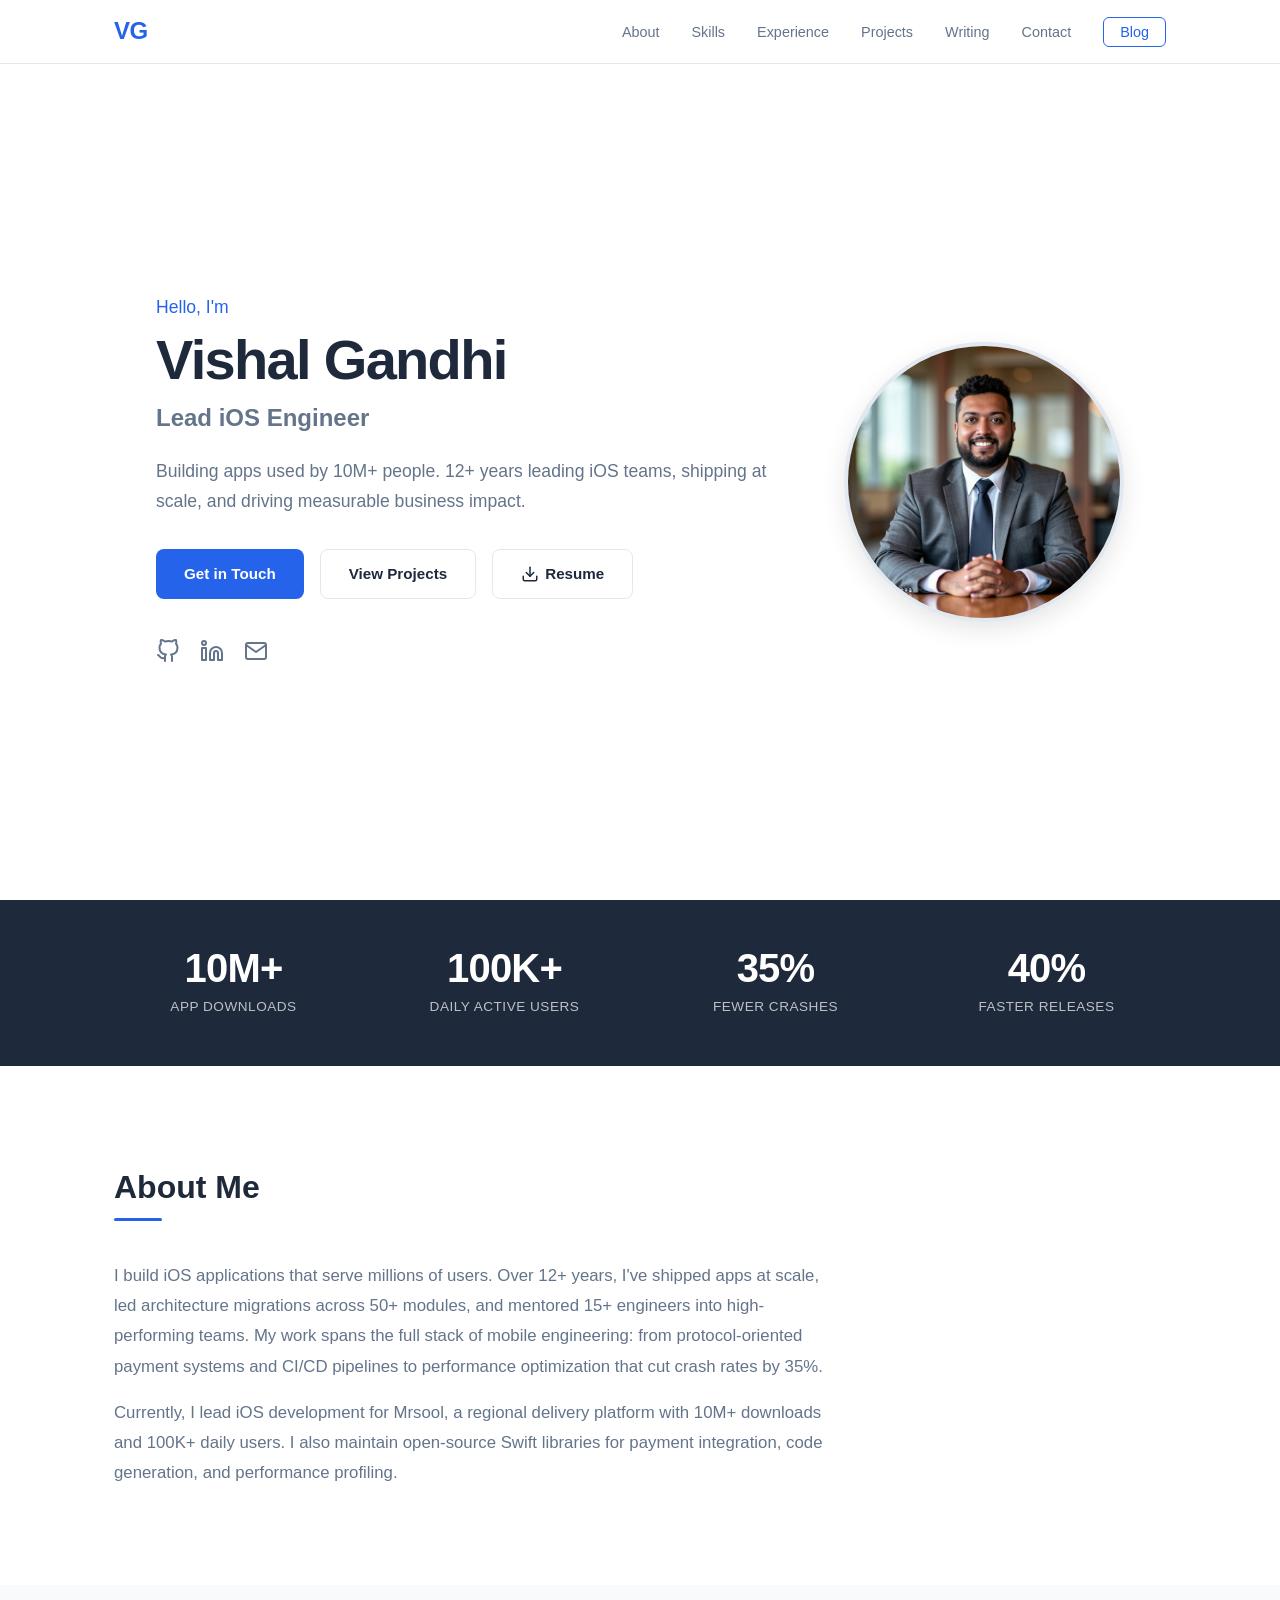
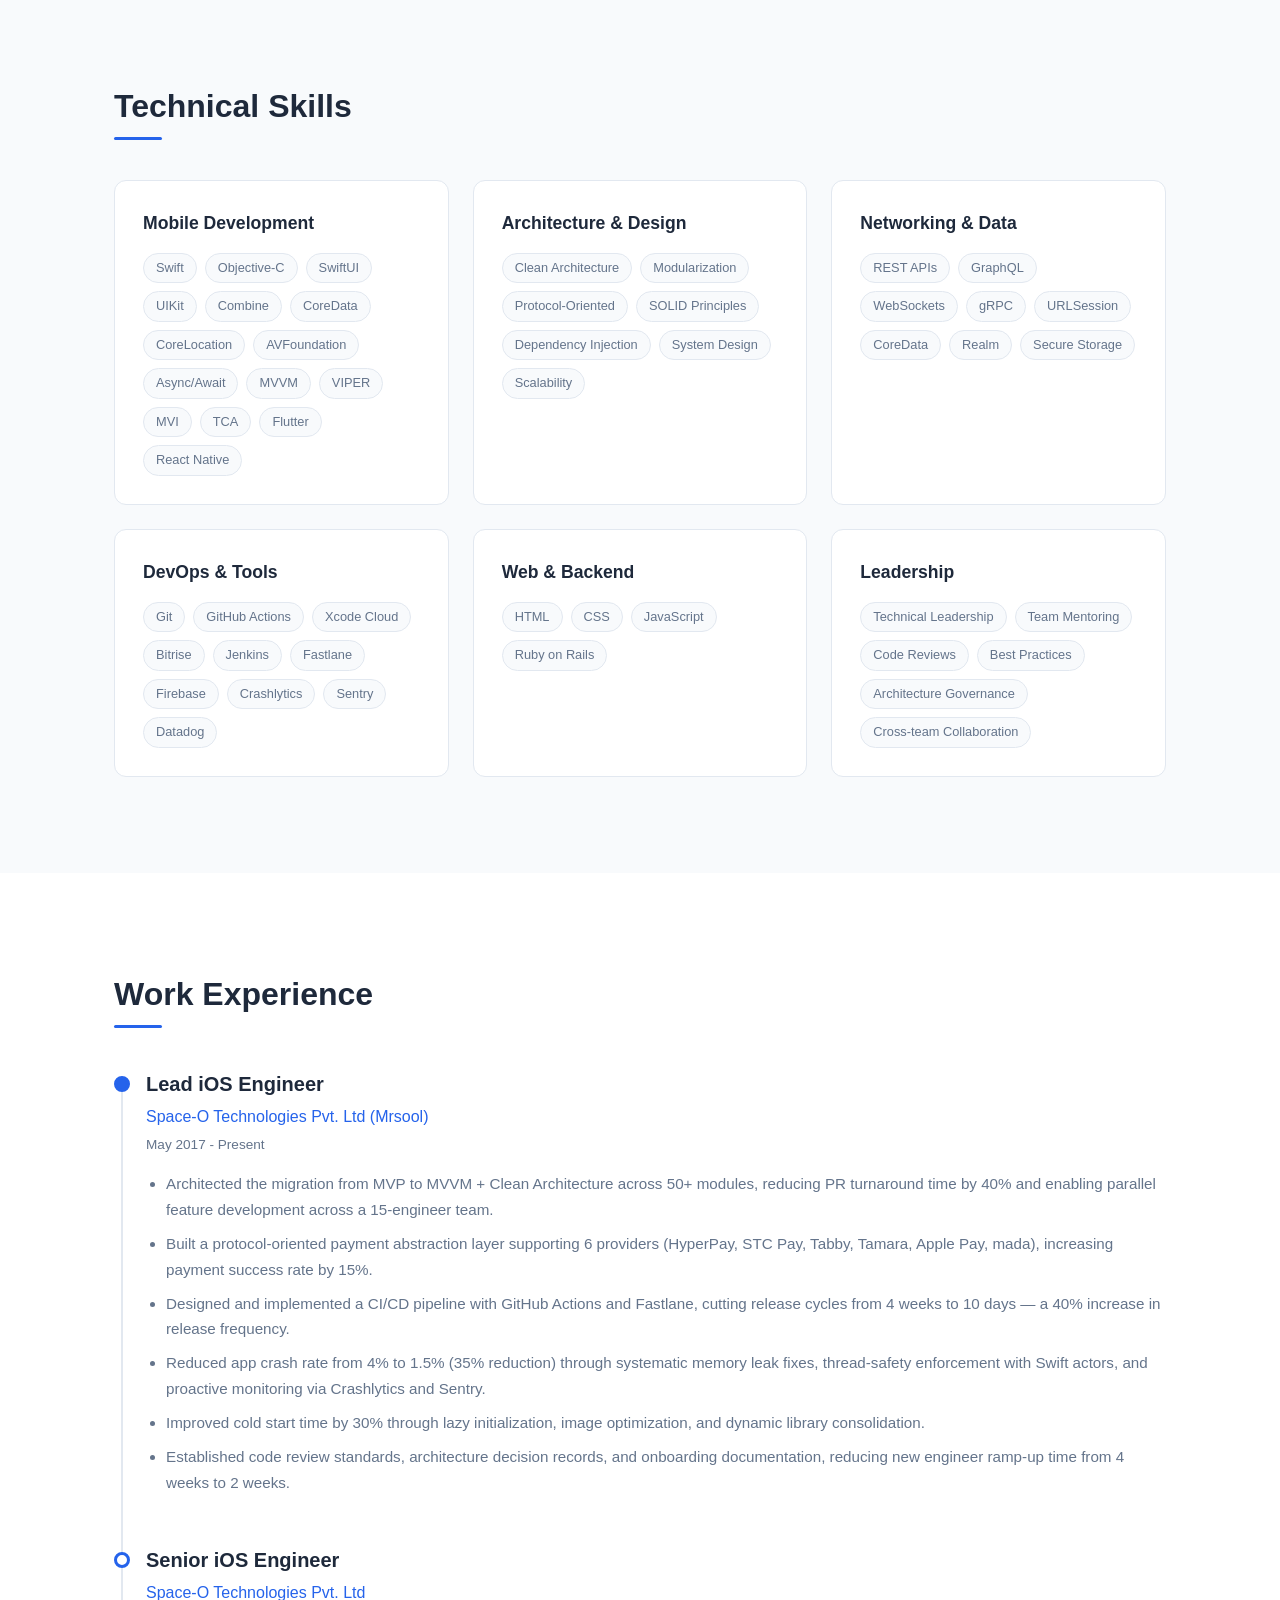
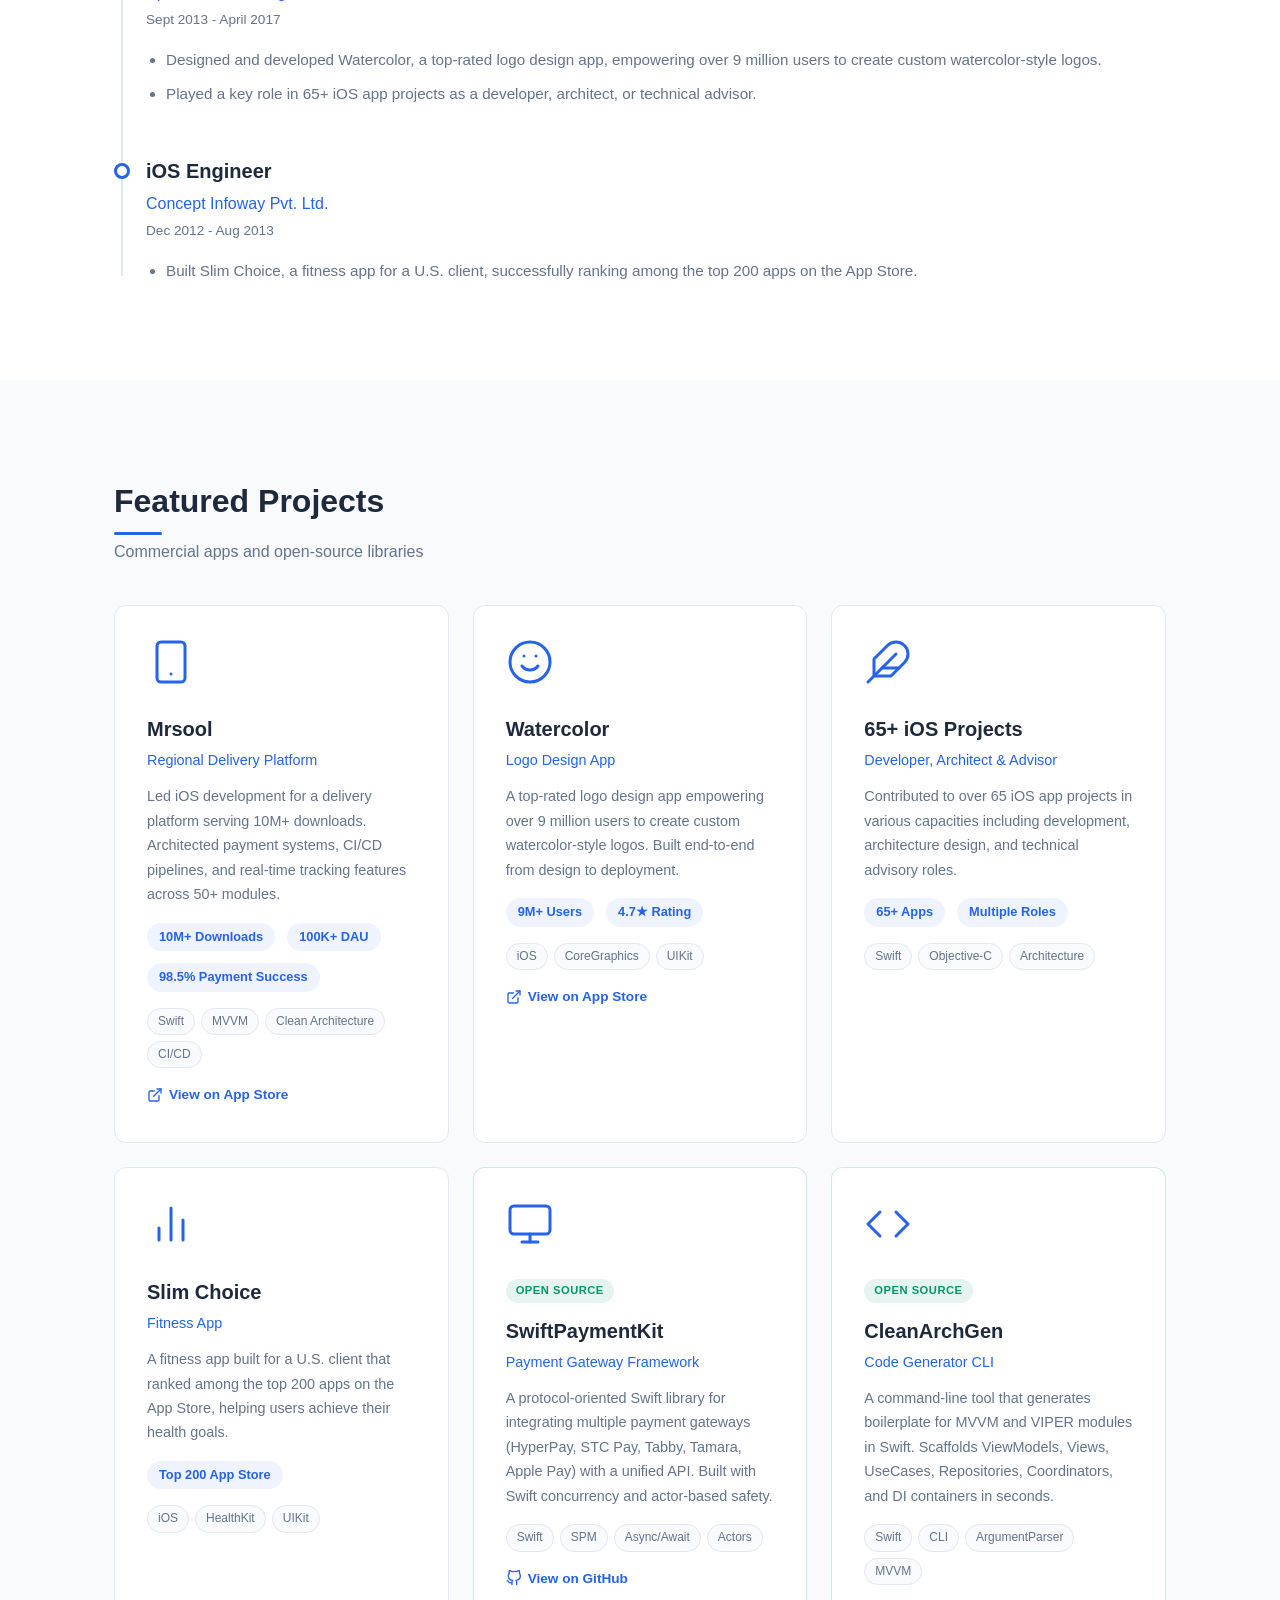
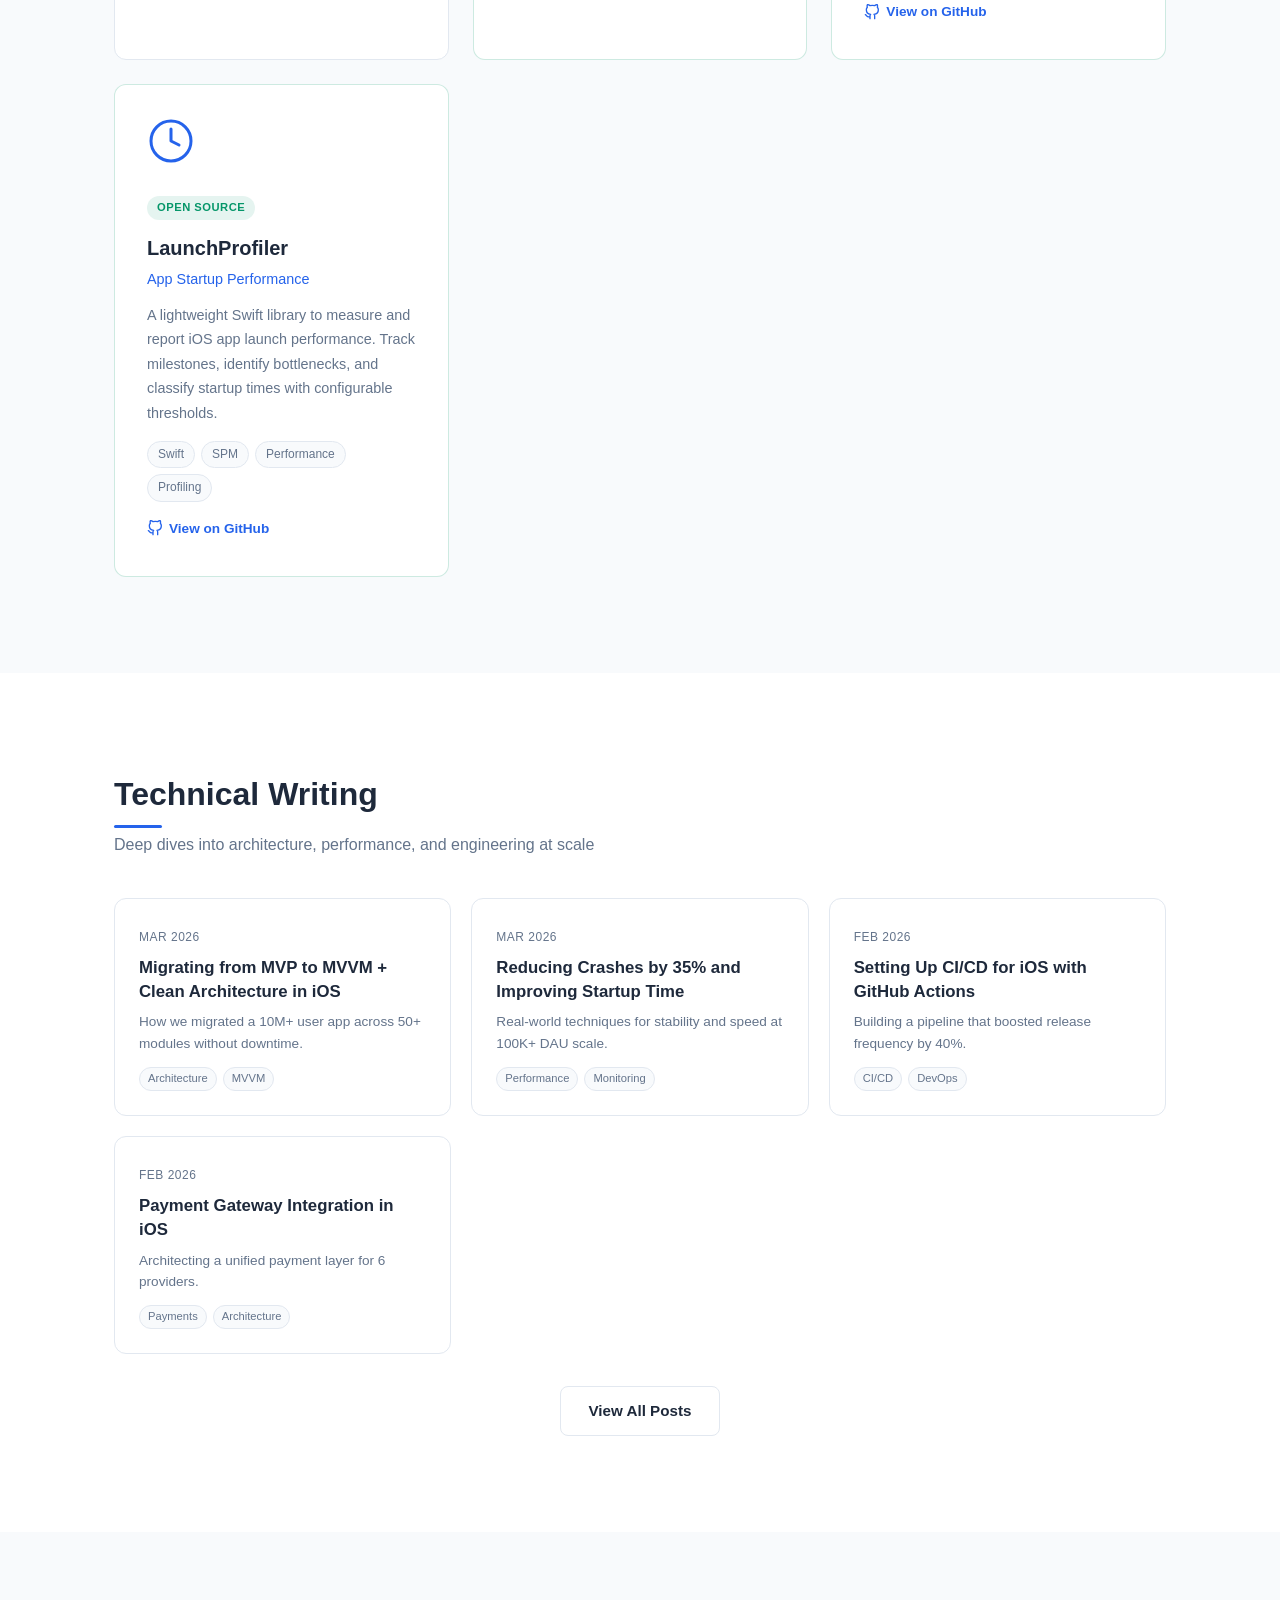
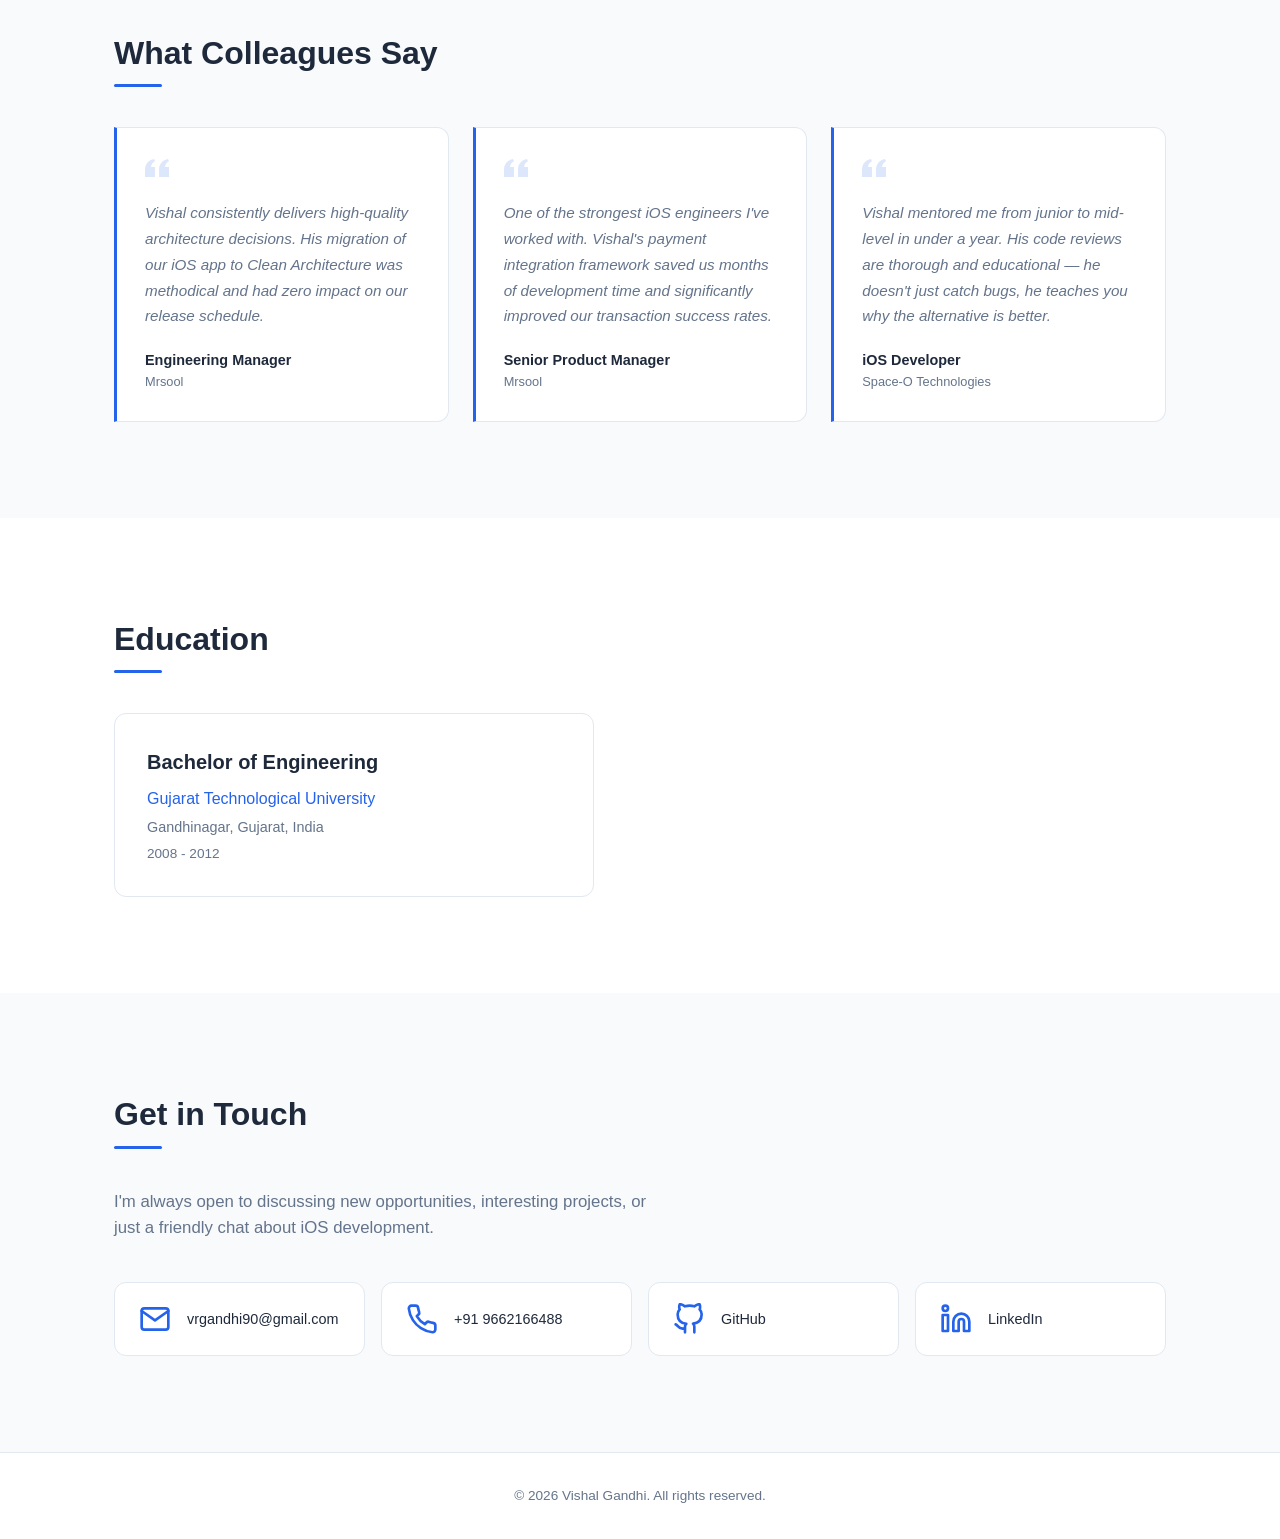
<file: index.html>
<!DOCTYPE html>
<html lang="en">
<head>
  <meta charset="UTF-8">
  <meta name="viewport" content="width=device-width, initial-scale=1.0">
  <title>Vishal Gandhi - Lead iOS Engineer</title>
  <meta name="description" content="Portfolio of Vishal Gandhi - Lead iOS Engineer with 12.5+ years of experience building scalable mobile applications.">
  <link rel="stylesheet" href="css/style.css">
</head>
<body>

  <!-- Navigation -->
  <nav class="nav" id="nav">
    <div class="nav-container">
      <a href="#" class="nav-logo">VG</a>
      <button class="nav-toggle" id="nav-toggle" aria-label="Toggle navigation">
        <span></span>
        <span></span>
        <span></span>
      </button>
      <ul class="nav-links" id="nav-links">
        <li><a href="#about">About</a></li>
        <li><a href="#skills">Skills</a></li>
        <li><a href="#experience">Experience</a></li>
        <li><a href="#projects">Projects</a></li>
        <li><a href="#writing">Writing</a></li>
        <li><a href="#contact">Contact</a></li>
        <li><a href="blog.html" class="nav-blog-link">Blog</a></li>
      </ul>
    </div>
  </nav>

  <!-- Hero -->
  <section class="hero" id="hero">
    <div class="container">
      <div class="hero-inner">
        <div class="hero-content">
          <p class="hero-greeting">Hello, I'm</p>
          <h1 class="hero-name">Vishal Gandhi</h1>
          <h2 class="hero-title">Lead iOS Engineer</h2>
          <p class="hero-tagline">Building apps used by 10M+ people. 12+ years leading iOS teams, shipping at scale, and driving measurable business impact.</p>
          <div class="hero-links">
            <a href="mailto:vrgandhi90@gmail.com" class="btn btn-primary">Get in Touch</a>
            <a href="#projects" class="btn btn-outline">View Projects</a>
            <a href="assets/Vishal_Gandhi_Resume.pdf" download class="btn btn-outline">
              <svg width="18" height="18" viewBox="0 0 24 24" fill="none" stroke="currentColor" stroke-width="2" stroke-linecap="round" stroke-linejoin="round" style="margin-right:6px"><path d="M21 15v4a2 2 0 0 1-2 2H5a2 2 0 0 1-2-2v-4"></path><polyline points="7 10 12 15 17 10"></polyline><line x1="12" y1="15" x2="12" y2="3"></line></svg>
              Resume
            </a>
          </div>
          <div class="hero-social">
            <a href="https://github.com/vishalgspaceo" target="_blank" rel="noopener" aria-label="GitHub">
              <svg width="24" height="24" viewBox="0 0 24 24" fill="none" stroke="currentColor" stroke-width="2" stroke-linecap="round" stroke-linejoin="round"><path d="M9 19c-5 1.5-5-2.5-7-3m14 6v-3.87a3.37 3.37 0 0 0-.94-2.61c3.14-.35 6.44-1.54 6.44-7A5.44 5.44 0 0 0 20 4.77 5.07 5.07 0 0 0 19.91 1S18.73.65 16 2.48a13.38 13.38 0 0 0-7 0C6.27.65 5.09 1 5.09 1A5.07 5.07 0 0 0 5 4.77a5.44 5.44 0 0 0-1.5 3.78c0 5.42 3.3 6.61 6.44 7A3.37 3.37 0 0 0 9 18.13V22"></path></svg>
            </a>
            <a href="https://www.linkedin.com/in/vishal-gandhi-ios/" target="_blank" rel="noopener" aria-label="LinkedIn">
              <svg width="24" height="24" viewBox="0 0 24 24" fill="none" stroke="currentColor" stroke-width="2" stroke-linecap="round" stroke-linejoin="round"><path d="M16 8a6 6 0 0 1 6 6v7h-4v-7a2 2 0 0 0-2-2 2 2 0 0 0-2 2v7h-4v-7a6 6 0 0 1 6-6z"></path><rect x="2" y="9" width="4" height="12"></rect><circle cx="4" cy="4" r="2"></circle></svg>
            </a>
            <a href="mailto:vrgandhi90@gmail.com" aria-label="Email">
              <svg width="24" height="24" viewBox="0 0 24 24" fill="none" stroke="currentColor" stroke-width="2" stroke-linecap="round" stroke-linejoin="round"><path d="M4 4h16c1.1 0 2 .9 2 2v12c0 1.1-.9 2-2 2H4c-1.1 0-2-.9-2-2V6c0-1.1.9-2 2-2z"></path><polyline points="22,6 12,13 2,6"></polyline></svg>
            </a>
          </div>
        </div>
        <div class="hero-image">
          <img src="assets/images/professional-pic.jpg" alt="Vishal Gandhi" />
        </div>
      </div>
    </div>
  </section>

  <!-- Impact Stats -->
  <section class="stats-bar">
    <div class="container">
      <div class="stats-grid">
        <div class="stat-item">
          <span class="stat-number">10M+</span>
          <span class="stat-label">App Downloads</span>
        </div>
        <div class="stat-item">
          <span class="stat-number">100K+</span>
          <span class="stat-label">Daily Active Users</span>
        </div>
        <div class="stat-item">
          <span class="stat-number">35%</span>
          <span class="stat-label">Fewer Crashes</span>
        </div>
        <div class="stat-item">
          <span class="stat-number">40%</span>
          <span class="stat-label">Faster Releases</span>
        </div>
      </div>
    </div>
  </section>

  <!-- About -->
  <section class="section" id="about">
    <div class="container">
      <h2 class="section-title">About Me</h2>
      <div class="about-content">
        <p>I build iOS applications that serve millions of users. Over 12+ years, I've shipped apps at scale, led architecture migrations across 50+ modules, and mentored 15+ engineers into high-performing teams. My work spans the full stack of mobile engineering: from protocol-oriented payment systems and CI/CD pipelines to performance optimization that cut crash rates by 35%.</p>
        <p>Currently, I lead iOS development for Mrsool, a regional delivery platform with 10M+ downloads and 100K+ daily users. I also maintain open-source Swift libraries for payment integration, code generation, and performance profiling.</p>
      </div>
    </div>
  </section>

  <!-- Skills -->
  <section class="section section-alt" id="skills">
    <div class="container">
      <h2 class="section-title">Technical Skills</h2>
      <div class="skills-grid">

        <div class="skill-card">
          <h3>Mobile Development</h3>
          <div class="skill-tags">
            <span class="tag">Swift</span>
            <span class="tag">Objective-C</span>
            <span class="tag">SwiftUI</span>
            <span class="tag">UIKit</span>
            <span class="tag">Combine</span>
            <span class="tag">CoreData</span>
            <span class="tag">CoreLocation</span>
            <span class="tag">AVFoundation</span>
            <span class="tag">Async/Await</span>
            <span class="tag">MVVM</span>
            <span class="tag">VIPER</span>
            <span class="tag">MVI</span>
            <span class="tag">TCA</span>
            <span class="tag">Flutter</span>
            <span class="tag">React Native</span>
          </div>
        </div>

        <div class="skill-card">
          <h3>Architecture & Design</h3>
          <div class="skill-tags">
            <span class="tag">Clean Architecture</span>
            <span class="tag">Modularization</span>
            <span class="tag">Protocol-Oriented</span>
            <span class="tag">SOLID Principles</span>
            <span class="tag">Dependency Injection</span>
            <span class="tag">System Design</span>
            <span class="tag">Scalability</span>
          </div>
        </div>

        <div class="skill-card">
          <h3>Networking & Data</h3>
          <div class="skill-tags">
            <span class="tag">REST APIs</span>
            <span class="tag">GraphQL</span>
            <span class="tag">WebSockets</span>
            <span class="tag">gRPC</span>
            <span class="tag">URLSession</span>
            <span class="tag">CoreData</span>
            <span class="tag">Realm</span>
            <span class="tag">Secure Storage</span>
          </div>
        </div>

        <div class="skill-card">
          <h3>DevOps & Tools</h3>
          <div class="skill-tags">
            <span class="tag">Git</span>
            <span class="tag">GitHub Actions</span>
            <span class="tag">Xcode Cloud</span>
            <span class="tag">Bitrise</span>
            <span class="tag">Jenkins</span>
            <span class="tag">Fastlane</span>
            <span class="tag">Firebase</span>
            <span class="tag">Crashlytics</span>
            <span class="tag">Sentry</span>
            <span class="tag">Datadog</span>
          </div>
        </div>

        <div class="skill-card">
          <h3>Web & Backend</h3>
          <div class="skill-tags">
            <span class="tag">HTML</span>
            <span class="tag">CSS</span>
            <span class="tag">JavaScript</span>
            <span class="tag">Ruby on Rails</span>
          </div>
        </div>

        <div class="skill-card">
          <h3>Leadership</h3>
          <div class="skill-tags">
            <span class="tag">Technical Leadership</span>
            <span class="tag">Team Mentoring</span>
            <span class="tag">Code Reviews</span>
            <span class="tag">Best Practices</span>
            <span class="tag">Architecture Governance</span>
            <span class="tag">Cross-team Collaboration</span>
          </div>
        </div>

      </div>
    </div>
  </section>

  <!-- Experience -->
  <section class="section" id="experience">
    <div class="container">
      <h2 class="section-title">Work Experience</h2>
      <div class="timeline">

        <div class="timeline-item">
          <div class="timeline-marker"></div>
          <div class="timeline-content">
            <div class="timeline-header">
              <h3>Lead iOS Engineer</h3>
              <span class="timeline-company">Space-O Technologies Pvt. Ltd (Mrsool)</span>
              <span class="timeline-date">May 2017 - Present</span>
            </div>
            <ul class="timeline-details">
              <li>Architected the migration from MVP to MVVM + Clean Architecture across 50+ modules, reducing PR turnaround time by 40% and enabling parallel feature development across a 15-engineer team.</li>
              <li>Built a protocol-oriented payment abstraction layer supporting 6 providers (HyperPay, STC Pay, Tabby, Tamara, Apple Pay, mada), increasing payment success rate by 15%.</li>
              <li>Designed and implemented a CI/CD pipeline with GitHub Actions and Fastlane, cutting release cycles from 4 weeks to 10 days — a 40% increase in release frequency.</li>
              <li>Reduced app crash rate from 4% to 1.5% (35% reduction) through systematic memory leak fixes, thread-safety enforcement with Swift actors, and proactive monitoring via Crashlytics and Sentry.</li>
              <li>Improved cold start time by 30% through lazy initialization, image optimization, and dynamic library consolidation.</li>
              <li>Established code review standards, architecture decision records, and onboarding documentation, reducing new engineer ramp-up time from 4 weeks to 2 weeks.</li>
            </ul>
          </div>
        </div>

        <div class="timeline-item">
          <div class="timeline-marker"></div>
          <div class="timeline-content">
            <div class="timeline-header">
              <h3>Senior iOS Engineer</h3>
              <span class="timeline-company">Space-O Technologies Pvt. Ltd</span>
              <span class="timeline-date">Sept 2013 - April 2017</span>
            </div>
            <ul class="timeline-details">
              <li>Designed and developed Watercolor, a top-rated logo design app, empowering over 9 million users to create custom watercolor-style logos.</li>
              <li>Played a key role in 65+ iOS app projects as a developer, architect, or technical advisor.</li>
            </ul>
          </div>
        </div>

        <div class="timeline-item">
          <div class="timeline-marker"></div>
          <div class="timeline-content">
            <div class="timeline-header">
              <h3>iOS Engineer</h3>
              <span class="timeline-company">Concept Infoway Pvt. Ltd.</span>
              <span class="timeline-date">Dec 2012 - Aug 2013</span>
            </div>
            <ul class="timeline-details">
              <li>Built Slim Choice, a fitness app for a U.S. client, successfully ranking among the top 200 apps on the App Store.</li>
            </ul>
          </div>
        </div>

      </div>
    </div>
  </section>

  <!-- Projects -->
  <section class="section section-alt" id="projects">
    <div class="container">
      <h2 class="section-title">Featured Projects</h2>
      <p class="section-subtitle">Commercial apps and open-source libraries</p>
      <div class="projects-grid">

        <div class="project-card">
          <div class="project-icon">
            <svg width="48" height="48" viewBox="0 0 24 24" fill="none" stroke="currentColor" stroke-width="1.5" stroke-linecap="round" stroke-linejoin="round"><rect x="5" y="2" width="14" height="20" rx="2" ry="2"></rect><line x1="12" y1="18" x2="12.01" y2="18"></line></svg>
          </div>
          <h3>Mrsool</h3>
          <p class="project-subtitle">Regional Delivery Platform</p>
          <p class="project-description">Led iOS development for a delivery platform serving 10M+ downloads. Architected payment systems, CI/CD pipelines, and real-time tracking features across 50+ modules.</p>
          <div class="project-stats">
            <span>10M+ Downloads</span>
            <span>100K+ DAU</span>
            <span>98.5% Payment Success</span>
          </div>
          <div class="project-tags">
            <span class="tag">Swift</span>
            <span class="tag">MVVM</span>
            <span class="tag">Clean Architecture</span>
            <span class="tag">CI/CD</span>
          </div>
          <a href="https://apps.apple.com/us/app/id1040038773" target="_blank" rel="noopener" class="project-link">
            <svg width="16" height="16" viewBox="0 0 24 24" fill="none" stroke="currentColor" stroke-width="2" stroke-linecap="round" stroke-linejoin="round"><path d="M18 13v6a2 2 0 0 1-2 2H5a2 2 0 0 1-2-2V8a2 2 0 0 1 2-2h6"></path><polyline points="15 3 21 3 21 9"></polyline><line x1="10" y1="14" x2="21" y2="3"></line></svg>
            View on App Store
          </a>
        </div>

        <div class="project-card">
          <div class="project-icon">
            <svg width="48" height="48" viewBox="0 0 24 24" fill="none" stroke="currentColor" stroke-width="1.5" stroke-linecap="round" stroke-linejoin="round"><circle cx="12" cy="12" r="10"></circle><path d="M8 14s1.5 2 4 2 4-2 4-2"></path><line x1="9" y1="9" x2="9.01" y2="9"></line><line x1="15" y1="9" x2="15.01" y2="9"></line></svg>
          </div>
          <h3>Watercolor</h3>
          <p class="project-subtitle">Logo Design App</p>
          <p class="project-description">A top-rated logo design app empowering over 9 million users to create custom watercolor-style logos. Built end-to-end from design to deployment.</p>
          <div class="project-stats">
            <span>9M+ Users</span>
            <span>4.7&#9733; Rating</span>
          </div>
          <div class="project-tags">
            <span class="tag">iOS</span>
            <span class="tag">CoreGraphics</span>
            <span class="tag">UIKit</span>
          </div>
          <a href="https://apps.apple.com/us/app/logo-maker-watercolor-logo/id1198164893" target="_blank" rel="noopener" class="project-link">
            <svg width="16" height="16" viewBox="0 0 24 24" fill="none" stroke="currentColor" stroke-width="2" stroke-linecap="round" stroke-linejoin="round"><path d="M18 13v6a2 2 0 0 1-2 2H5a2 2 0 0 1-2-2V8a2 2 0 0 1 2-2h6"></path><polyline points="15 3 21 3 21 9"></polyline><line x1="10" y1="14" x2="21" y2="3"></line></svg>
            View on App Store
          </a>
        </div>

        <div class="project-card">
          <div class="project-icon">
            <svg width="48" height="48" viewBox="0 0 24 24" fill="none" stroke="currentColor" stroke-width="1.5" stroke-linecap="round" stroke-linejoin="round"><path d="M20.24 12.24a6 6 0 0 0-8.49-8.49L5 10.5V19h8.5z"></path><line x1="16" y1="8" x2="2" y2="22"></line><line x1="17.5" y1="15" x2="9" y2="15"></line></svg>
          </div>
          <h3>65+ iOS Projects</h3>
          <p class="project-subtitle">Developer, Architect & Advisor</p>
          <p class="project-description">Contributed to over 65 iOS app projects in various capacities including development, architecture design, and technical advisory roles.</p>
          <div class="project-stats">
            <span>65+ Apps</span>
            <span>Multiple Roles</span>
          </div>
          <div class="project-tags">
            <span class="tag">Swift</span>
            <span class="tag">Objective-C</span>
            <span class="tag">Architecture</span>
          </div>
        </div>

        <div class="project-card">
          <div class="project-icon">
            <svg width="48" height="48" viewBox="0 0 24 24" fill="none" stroke="currentColor" stroke-width="1.5" stroke-linecap="round" stroke-linejoin="round"><path d="M18 20V10"></path><path d="M12 20V4"></path><path d="M6 20v-6"></path></svg>
          </div>
          <h3>Slim Choice</h3>
          <p class="project-subtitle">Fitness App</p>
          <p class="project-description">A fitness app built for a U.S. client that ranked among the top 200 apps on the App Store, helping users achieve their health goals.</p>
          <div class="project-stats">
            <span>Top 200 App Store</span>
          </div>
          <div class="project-tags">
            <span class="tag">iOS</span>
            <span class="tag">HealthKit</span>
            <span class="tag">UIKit</span>
          </div>
        </div>

        <div class="project-card project-card-oss">
          <div class="project-icon">
            <svg width="48" height="48" viewBox="0 0 24 24" fill="none" stroke="currentColor" stroke-width="1.5" stroke-linecap="round" stroke-linejoin="round"><rect x="2" y="3" width="20" height="14" rx="2" ry="2"></rect><line x1="8" y1="21" x2="16" y2="21"></line><line x1="12" y1="17" x2="12" y2="21"></line></svg>
          </div>
          <span class="project-badge">Open Source</span>
          <h3>SwiftPaymentKit</h3>
          <p class="project-subtitle">Payment Gateway Framework</p>
          <p class="project-description">A protocol-oriented Swift library for integrating multiple payment gateways (HyperPay, STC Pay, Tabby, Tamara, Apple Pay) with a unified API. Built with Swift concurrency and actor-based safety.</p>
          <div class="project-tags">
            <span class="tag">Swift</span>
            <span class="tag">SPM</span>
            <span class="tag">Async/Await</span>
            <span class="tag">Actors</span>
          </div>
          <a href="https://github.com/vishalgandhi90/SwiftPaymentKit" target="_blank" rel="noopener" class="project-link">
            <svg width="16" height="16" viewBox="0 0 24 24" fill="none" stroke="currentColor" stroke-width="2" stroke-linecap="round" stroke-linejoin="round"><path d="M9 19c-5 1.5-5-2.5-7-3m14 6v-3.87a3.37 3.37 0 0 0-.94-2.61c3.14-.35 6.44-1.54 6.44-7A5.44 5.44 0 0 0 20 4.77 5.07 5.07 0 0 0 19.91 1S18.73.65 16 2.48a13.38 13.38 0 0 0-7 0C6.27.65 5.09 1 5.09 1A5.07 5.07 0 0 0 5 4.77a5.44 5.44 0 0 0-1.5 3.78c0 5.42 3.3 6.61 6.44 7A3.37 3.37 0 0 0 9 18.13V22"></path></svg>
            View on GitHub
          </a>
        </div>

        <div class="project-card project-card-oss">
          <div class="project-icon">
            <svg width="48" height="48" viewBox="0 0 24 24" fill="none" stroke="currentColor" stroke-width="1.5" stroke-linecap="round" stroke-linejoin="round"><polyline points="16 18 22 12 16 6"></polyline><polyline points="8 6 2 12 8 18"></polyline></svg>
          </div>
          <span class="project-badge">Open Source</span>
          <h3>CleanArchGen</h3>
          <p class="project-subtitle">Code Generator CLI</p>
          <p class="project-description">A command-line tool that generates boilerplate for MVVM and VIPER modules in Swift. Scaffolds ViewModels, Views, UseCases, Repositories, Coordinators, and DI containers in seconds.</p>
          <div class="project-tags">
            <span class="tag">Swift</span>
            <span class="tag">CLI</span>
            <span class="tag">ArgumentParser</span>
            <span class="tag">MVVM</span>
          </div>
          <a href="https://github.com/vishalgandhi90/CleanArchGen" target="_blank" rel="noopener" class="project-link">
            <svg width="16" height="16" viewBox="0 0 24 24" fill="none" stroke="currentColor" stroke-width="2" stroke-linecap="round" stroke-linejoin="round"><path d="M9 19c-5 1.5-5-2.5-7-3m14 6v-3.87a3.37 3.37 0 0 0-.94-2.61c3.14-.35 6.44-1.54 6.44-7A5.44 5.44 0 0 0 20 4.77 5.07 5.07 0 0 0 19.91 1S18.73.65 16 2.48a13.38 13.38 0 0 0-7 0C6.27.65 5.09 1 5.09 1A5.07 5.07 0 0 0 5 4.77a5.44 5.44 0 0 0-1.5 3.78c0 5.42 3.3 6.61 6.44 7A3.37 3.37 0 0 0 9 18.13V22"></path></svg>
            View on GitHub
          </a>
        </div>

        <div class="project-card project-card-oss">
          <div class="project-icon">
            <svg width="48" height="48" viewBox="0 0 24 24" fill="none" stroke="currentColor" stroke-width="1.5" stroke-linecap="round" stroke-linejoin="round"><circle cx="12" cy="12" r="10"></circle><polyline points="12 6 12 12 16 14"></polyline></svg>
          </div>
          <span class="project-badge">Open Source</span>
          <h3>LaunchProfiler</h3>
          <p class="project-subtitle">App Startup Performance</p>
          <p class="project-description">A lightweight Swift library to measure and report iOS app launch performance. Track milestones, identify bottlenecks, and classify startup times with configurable thresholds.</p>
          <div class="project-tags">
            <span class="tag">Swift</span>
            <span class="tag">SPM</span>
            <span class="tag">Performance</span>
            <span class="tag">Profiling</span>
          </div>
          <a href="https://github.com/vishalgandhi90/LaunchProfiler" target="_blank" rel="noopener" class="project-link">
            <svg width="16" height="16" viewBox="0 0 24 24" fill="none" stroke="currentColor" stroke-width="2" stroke-linecap="round" stroke-linejoin="round"><path d="M9 19c-5 1.5-5-2.5-7-3m14 6v-3.87a3.37 3.37 0 0 0-.94-2.61c3.14-.35 6.44-1.54 6.44-7A5.44 5.44 0 0 0 20 4.77 5.07 5.07 0 0 0 19.91 1S18.73.65 16 2.48a13.38 13.38 0 0 0-7 0C6.27.65 5.09 1 5.09 1A5.07 5.07 0 0 0 5 4.77a5.44 5.44 0 0 0-1.5 3.78c0 5.42 3.3 6.61 6.44 7A3.37 3.37 0 0 0 9 18.13V22"></path></svg>
            View on GitHub
          </a>
        </div>

      </div>
    </div>
  </section>

  <!-- Technical Writing -->
  <section class="section" id="writing">
    <div class="container">
      <h2 class="section-title">Technical Writing</h2>
      <p class="section-subtitle">Deep dives into architecture, performance, and engineering at scale</p>
      <div class="writing-grid">
        <a href="blog/mvvm-clean-architecture-ios.html" class="writing-card">
          <span class="writing-date">Mar 2026</span>
          <h3>Migrating from MVP to MVVM + Clean Architecture in iOS</h3>
          <p>How we migrated a 10M+ user app across 50+ modules without downtime.</p>
          <div class="writing-tags">
            <span class="tag">Architecture</span>
            <span class="tag">MVVM</span>
          </div>
        </a>
        <a href="blog/optimizing-ios-app-performance.html" class="writing-card">
          <span class="writing-date">Mar 2026</span>
          <h3>Reducing Crashes by 35% and Improving Startup Time</h3>
          <p>Real-world techniques for stability and speed at 100K+ DAU scale.</p>
          <div class="writing-tags">
            <span class="tag">Performance</span>
            <span class="tag">Monitoring</span>
          </div>
        </a>
        <a href="blog/cicd-ios-github-actions.html" class="writing-card">
          <span class="writing-date">Feb 2026</span>
          <h3>Setting Up CI/CD for iOS with GitHub Actions</h3>
          <p>Building a pipeline that boosted release frequency by 40%.</p>
          <div class="writing-tags">
            <span class="tag">CI/CD</span>
            <span class="tag">DevOps</span>
          </div>
        </a>
        <a href="blog/payment-gateway-integration-ios.html" class="writing-card">
          <span class="writing-date">Feb 2026</span>
          <h3>Payment Gateway Integration in iOS</h3>
          <p>Architecting a unified payment layer for 6 providers.</p>
          <div class="writing-tags">
            <span class="tag">Payments</span>
            <span class="tag">Architecture</span>
          </div>
        </a>
      </div>
      <div style="text-align: center; margin-top: 32px;">
        <a href="blog.html" class="btn btn-outline">View All Posts</a>
      </div>
    </div>
  </section>

  <!-- Testimonials -->
  <section class="section section-alt" id="testimonials">
    <div class="container">
      <h2 class="section-title">What Colleagues Say</h2>
      <div class="testimonials-grid">
        <div class="testimonial-card">
          <div class="testimonial-quote">
            <svg width="24" height="24" viewBox="0 0 24 24" fill="currentColor" opacity="0.15"><path d="M14.017 21v-7.391c0-5.704 3.731-9.57 8.983-10.609l.995 2.151c-2.432.917-3.995 3.638-3.995 5.849h4v10h-9.983zm-14.017 0v-7.391c0-5.704 3.748-9.57 9-10.609l.996 2.151c-2.433.917-3.996 3.638-3.996 5.849h3.983v10h-9.983z"/></svg>
          </div>
          <p class="testimonial-text">Vishal consistently delivers high-quality architecture decisions. His migration of our iOS app to Clean Architecture was methodical and had zero impact on our release schedule.</p>
          <div class="testimonial-author">
            <p class="testimonial-name">Engineering Manager</p>
            <p class="testimonial-role">Mrsool</p>
          </div>
        </div>
        <div class="testimonial-card">
          <div class="testimonial-quote">
            <svg width="24" height="24" viewBox="0 0 24 24" fill="currentColor" opacity="0.15"><path d="M14.017 21v-7.391c0-5.704 3.731-9.57 8.983-10.609l.995 2.151c-2.432.917-3.995 3.638-3.995 5.849h4v10h-9.983zm-14.017 0v-7.391c0-5.704 3.748-9.57 9-10.609l.996 2.151c-2.433.917-3.996 3.638-3.996 5.849h3.983v10h-9.983z"/></svg>
          </div>
          <p class="testimonial-text">One of the strongest iOS engineers I've worked with. Vishal's payment integration framework saved us months of development time and significantly improved our transaction success rates.</p>
          <div class="testimonial-author">
            <p class="testimonial-name">Senior Product Manager</p>
            <p class="testimonial-role">Mrsool</p>
          </div>
        </div>
        <div class="testimonial-card">
          <div class="testimonial-quote">
            <svg width="24" height="24" viewBox="0 0 24 24" fill="currentColor" opacity="0.15"><path d="M14.017 21v-7.391c0-5.704 3.731-9.57 8.983-10.609l.995 2.151c-2.432.917-3.995 3.638-3.995 5.849h4v10h-9.983zm-14.017 0v-7.391c0-5.704 3.748-9.57 9-10.609l.996 2.151c-2.433.917-3.996 3.638-3.996 5.849h3.983v10h-9.983z"/></svg>
          </div>
          <p class="testimonial-text">Vishal mentored me from junior to mid-level in under a year. His code reviews are thorough and educational — he doesn't just catch bugs, he teaches you why the alternative is better.</p>
          <div class="testimonial-author">
            <p class="testimonial-name">iOS Developer</p>
            <p class="testimonial-role">Space-O Technologies</p>
          </div>
        </div>
      </div>
    </div>
  </section>

  <!-- Education -->
  <section class="section" id="education">
    <div class="container">
      <h2 class="section-title">Education</h2>
      <div class="education-card">
        <h3>Bachelor of Engineering</h3>
        <p class="education-school">Gujarat Technological University</p>
        <p class="education-location">Gandhinagar, Gujarat, India</p>
        <p class="education-date">2008 - 2012</p>
      </div>
    </div>
  </section>

  <!-- Contact -->
  <section class="section section-alt" id="contact">
    <div class="container">
      <h2 class="section-title">Get in Touch</h2>
      <p class="contact-intro">I'm always open to discussing new opportunities, interesting projects, or just a friendly chat about iOS development.</p>
      <div class="contact-grid">
        <a href="mailto:vrgandhi90@gmail.com" class="contact-card">
          <svg width="32" height="32" viewBox="0 0 24 24" fill="none" stroke="currentColor" stroke-width="2" stroke-linecap="round" stroke-linejoin="round"><path d="M4 4h16c1.1 0 2 .9 2 2v12c0 1.1-.9 2-2 2H4c-1.1 0-2-.9-2-2V6c0-1.1.9-2 2-2z"></path><polyline points="22,6 12,13 2,6"></polyline></svg>
          <span>vrgandhi90@gmail.com</span>
        </a>
        <a href="tel:+919662166488" class="contact-card">
          <svg width="32" height="32" viewBox="0 0 24 24" fill="none" stroke="currentColor" stroke-width="2" stroke-linecap="round" stroke-linejoin="round"><path d="M22 16.92v3a2 2 0 0 1-2.18 2 19.79 19.79 0 0 1-8.63-3.07 19.5 19.5 0 0 1-6-6 19.79 19.79 0 0 1-3.07-8.67A2 2 0 0 1 4.11 2h3a2 2 0 0 1 2 1.72 12.84 12.84 0 0 0 .7 2.81 2 2 0 0 1-.45 2.11L8.09 9.91a16 16 0 0 0 6 6l1.27-1.27a2 2 0 0 1 2.11-.45 12.84 12.84 0 0 0 2.81.7A2 2 0 0 1 22 16.92z"></path></svg>
          <span>+91 9662166488</span>
        </a>
        <a href="https://github.com/vishalgspaceo" target="_blank" rel="noopener" class="contact-card">
          <svg width="32" height="32" viewBox="0 0 24 24" fill="none" stroke="currentColor" stroke-width="2" stroke-linecap="round" stroke-linejoin="round"><path d="M9 19c-5 1.5-5-2.5-7-3m14 6v-3.87a3.37 3.37 0 0 0-.94-2.61c3.14-.35 6.44-1.54 6.44-7A5.44 5.44 0 0 0 20 4.77 5.07 5.07 0 0 0 19.91 1S18.73.65 16 2.48a13.38 13.38 0 0 0-7 0C6.27.65 5.09 1 5.09 1A5.07 5.07 0 0 0 5 4.77a5.44 5.44 0 0 0-1.5 3.78c0 5.42 3.3 6.61 6.44 7A3.37 3.37 0 0 0 9 18.13V22"></path></svg>
          <span>GitHub</span>
        </a>
        <a href="https://www.linkedin.com/in/vishal-gandhi-ios/" target="_blank" rel="noopener" class="contact-card">
          <svg width="32" height="32" viewBox="0 0 24 24" fill="none" stroke="currentColor" stroke-width="2" stroke-linecap="round" stroke-linejoin="round"><path d="M16 8a6 6 0 0 1 6 6v7h-4v-7a2 2 0 0 0-2-2 2 2 0 0 0-2 2v7h-4v-7a6 6 0 0 1 6-6z"></path><rect x="2" y="9" width="4" height="12"></rect><circle cx="4" cy="4" r="2"></circle></svg>
          <span>LinkedIn</span>
        </a>
      </div>
    </div>
  </section>

  <!-- Footer -->
  <footer class="footer">
    <div class="container">
      <p>&copy; 2026 Vishal Gandhi. All rights reserved.</p>
    </div>
  </footer>

  <script src="js/main.js"></script>
</body>
</html>
</file>
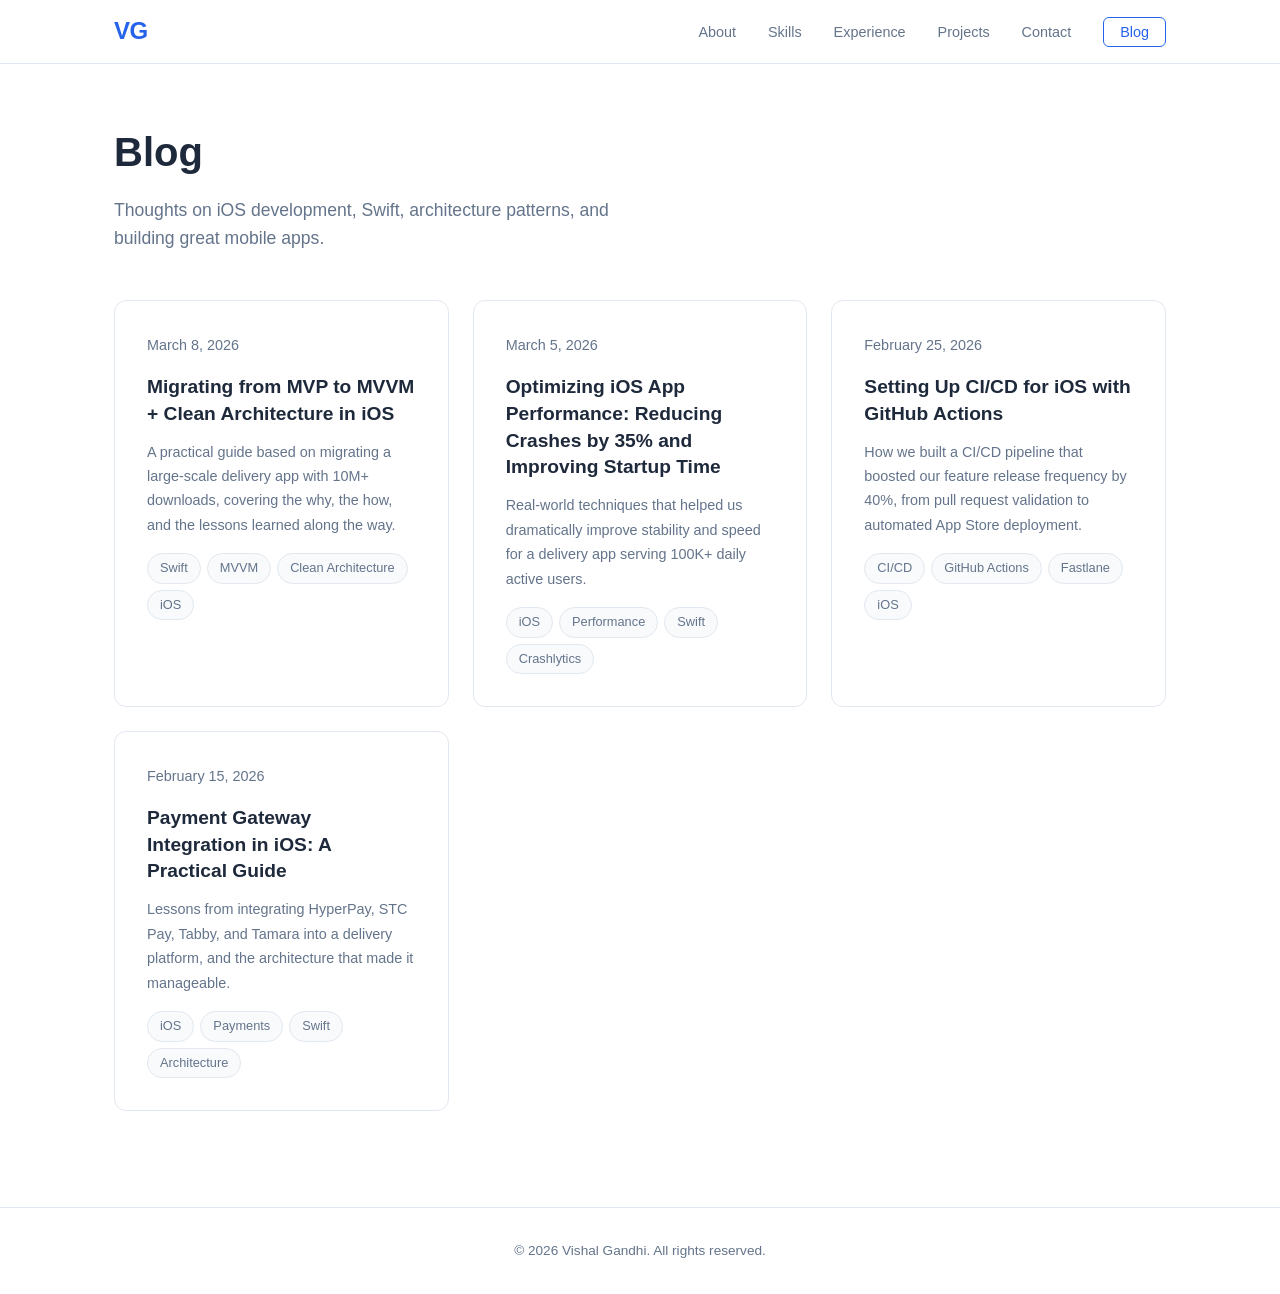
<file: blog.html>
<!DOCTYPE html>
<html lang="en">
<head>
  <meta charset="UTF-8">
  <meta name="viewport" content="width=device-width, initial-scale=1.0">
  <title>Blog - Vishal Gandhi</title>
  <meta name="description" content="Blog posts by Vishal Gandhi on iOS development, Swift, architecture, and mobile engineering.">
  <link rel="stylesheet" href="css/style.css">
  <style>
    .blog-hero {
      padding: 120px 0 48px;
    }
    .blog-hero h1 {
      font-size: 2.5rem;
      font-weight: 800;
      margin-bottom: 12px;
    }
    .blog-hero p {
      font-size: 1.1rem;
      color: var(--color-text-light);
      max-width: 560px;
    }
    .blog-grid {
      display: grid;
      grid-template-columns: repeat(auto-fill, minmax(320px, 1fr));
      gap: 24px;
      padding-bottom: 96px;
    }
    .blog-card {
      background: var(--color-card);
      border: 1px solid var(--color-border);
      border-radius: 12px;
      padding: 32px;
      transition: all 0.2s ease;
    }
    .blog-card:hover {
      transform: translateY(-4px);
      box-shadow: 0 8px 24px rgba(0, 0, 0, 0.08);
    }
    .blog-card-date {
      font-size: 0.8rem;
      color: var(--color-text-light);
      font-weight: 500;
      margin-bottom: 12px;
    }
    .blog-card h2 {
      font-size: 1.2rem;
      font-weight: 700;
      margin-bottom: 12px;
      line-height: 1.4;
    }
    .blog-card p {
      font-size: 0.9rem;
      color: var(--color-text-light);
      line-height: 1.7;
      margin-bottom: 16px;
    }
    .blog-card-tags {
      display: flex;
      flex-wrap: wrap;
      gap: 6px;
    }
    .blog-empty {
      text-align: center;
      padding: 64px 0 96px;
    }
    .blog-empty-icon {
      color: var(--color-text-light);
      margin-bottom: 24px;
      opacity: 0.4;
    }
    .blog-empty h2 {
      font-size: 1.5rem;
      font-weight: 700;
      margin-bottom: 12px;
    }
    .blog-empty p {
      font-size: 1rem;
      color: var(--color-text-light);
      max-width: 400px;
      margin: 0 auto;
    }
    @media (max-width: 768px) {
      .blog-hero h1 { font-size: 2rem; }
      .blog-grid { grid-template-columns: 1fr; }
    }
  </style>
</head>
<body>

  <!-- Navigation -->
  <nav class="nav" id="nav">
    <div class="nav-container">
      <a href="index.html" class="nav-logo">VG</a>
      <button class="nav-toggle" id="nav-toggle" aria-label="Toggle navigation">
        <span></span>
        <span></span>
        <span></span>
      </button>
      <ul class="nav-links" id="nav-links">
        <li><a href="index.html#about">About</a></li>
        <li><a href="index.html#skills">Skills</a></li>
        <li><a href="index.html#experience">Experience</a></li>
        <li><a href="index.html#projects">Projects</a></li>
        <li><a href="index.html#contact">Contact</a></li>
        <li><a href="blog.html" class="nav-blog-link active">Blog</a></li>
      </ul>
    </div>
  </nav>

  <!-- Blog Header -->
  <section class="blog-hero">
    <div class="container">
      <h1>Blog</h1>
      <p>Thoughts on iOS development, Swift, architecture patterns, and building great mobile apps.</p>
    </div>
  </section>

  <!-- Blog Posts -->
  <section>
    <div class="container">
      <div class="blog-grid">

        <a href="blog/mvvm-clean-architecture-ios.html" class="blog-card">
          <p class="blog-card-date">March 8, 2026</p>
          <h2>Migrating from MVP to MVVM + Clean Architecture in iOS</h2>
          <p>A practical guide based on migrating a large-scale delivery app with 10M+ downloads, covering the why, the how, and the lessons learned along the way.</p>
          <div class="blog-card-tags">
            <span class="tag">Swift</span>
            <span class="tag">MVVM</span>
            <span class="tag">Clean Architecture</span>
            <span class="tag">iOS</span>
          </div>
        </a>

        <a href="blog/optimizing-ios-app-performance.html" class="blog-card">
          <p class="blog-card-date">March 5, 2026</p>
          <h2>Optimizing iOS App Performance: Reducing Crashes by 35% and Improving Startup Time</h2>
          <p>Real-world techniques that helped us dramatically improve stability and speed for a delivery app serving 100K+ daily active users.</p>
          <div class="blog-card-tags">
            <span class="tag">iOS</span>
            <span class="tag">Performance</span>
            <span class="tag">Swift</span>
            <span class="tag">Crashlytics</span>
          </div>
        </a>

        <a href="blog/cicd-ios-github-actions.html" class="blog-card">
          <p class="blog-card-date">February 25, 2026</p>
          <h2>Setting Up CI/CD for iOS with GitHub Actions</h2>
          <p>How we built a CI/CD pipeline that boosted our feature release frequency by 40%, from pull request validation to automated App Store deployment.</p>
          <div class="blog-card-tags">
            <span class="tag">CI/CD</span>
            <span class="tag">GitHub Actions</span>
            <span class="tag">Fastlane</span>
            <span class="tag">iOS</span>
          </div>
        </a>

        <a href="blog/payment-gateway-integration-ios.html" class="blog-card">
          <p class="blog-card-date">February 15, 2026</p>
          <h2>Payment Gateway Integration in iOS: A Practical Guide</h2>
          <p>Lessons from integrating HyperPay, STC Pay, Tabby, and Tamara into a delivery platform, and the architecture that made it manageable.</p>
          <div class="blog-card-tags">
            <span class="tag">iOS</span>
            <span class="tag">Payments</span>
            <span class="tag">Swift</span>
            <span class="tag">Architecture</span>
          </div>
        </a>

      </div>
    </div>
  </section>

  <!-- Footer -->
  <footer class="footer">
    <div class="container">
      <p>&copy; 2026 Vishal Gandhi. All rights reserved.</p>
    </div>
  </footer>

  <script>
    // Navigation scroll shadow
    const nav = document.getElementById('nav');
    window.addEventListener('scroll', () => {
      nav.classList.toggle('scrolled', window.scrollY > 10);
    });

    // Mobile navigation toggle
    const navToggle = document.getElementById('nav-toggle');
    const navLinks = document.getElementById('nav-links');
    navToggle.addEventListener('click', () => {
      navLinks.classList.toggle('open');
      const spans = navToggle.querySelectorAll('span');
      if (navLinks.classList.contains('open')) {
        spans[0].style.transform = 'rotate(45deg) translate(5px, 5px)';
        spans[1].style.opacity = '0';
        spans[2].style.transform = 'rotate(-45deg) translate(5px, -5px)';
      } else {
        spans[0].style.transform = '';
        spans[1].style.opacity = '';
        spans[2].style.transform = '';
      }
    });
    navLinks.querySelectorAll('a').forEach(link => {
      link.addEventListener('click', () => {
        navLinks.classList.remove('open');
        const spans = navToggle.querySelectorAll('span');
        spans[0].style.transform = '';
        spans[1].style.opacity = '';
        spans[2].style.transform = '';
      });
    });
  </script>
</body>
</html>
</file>
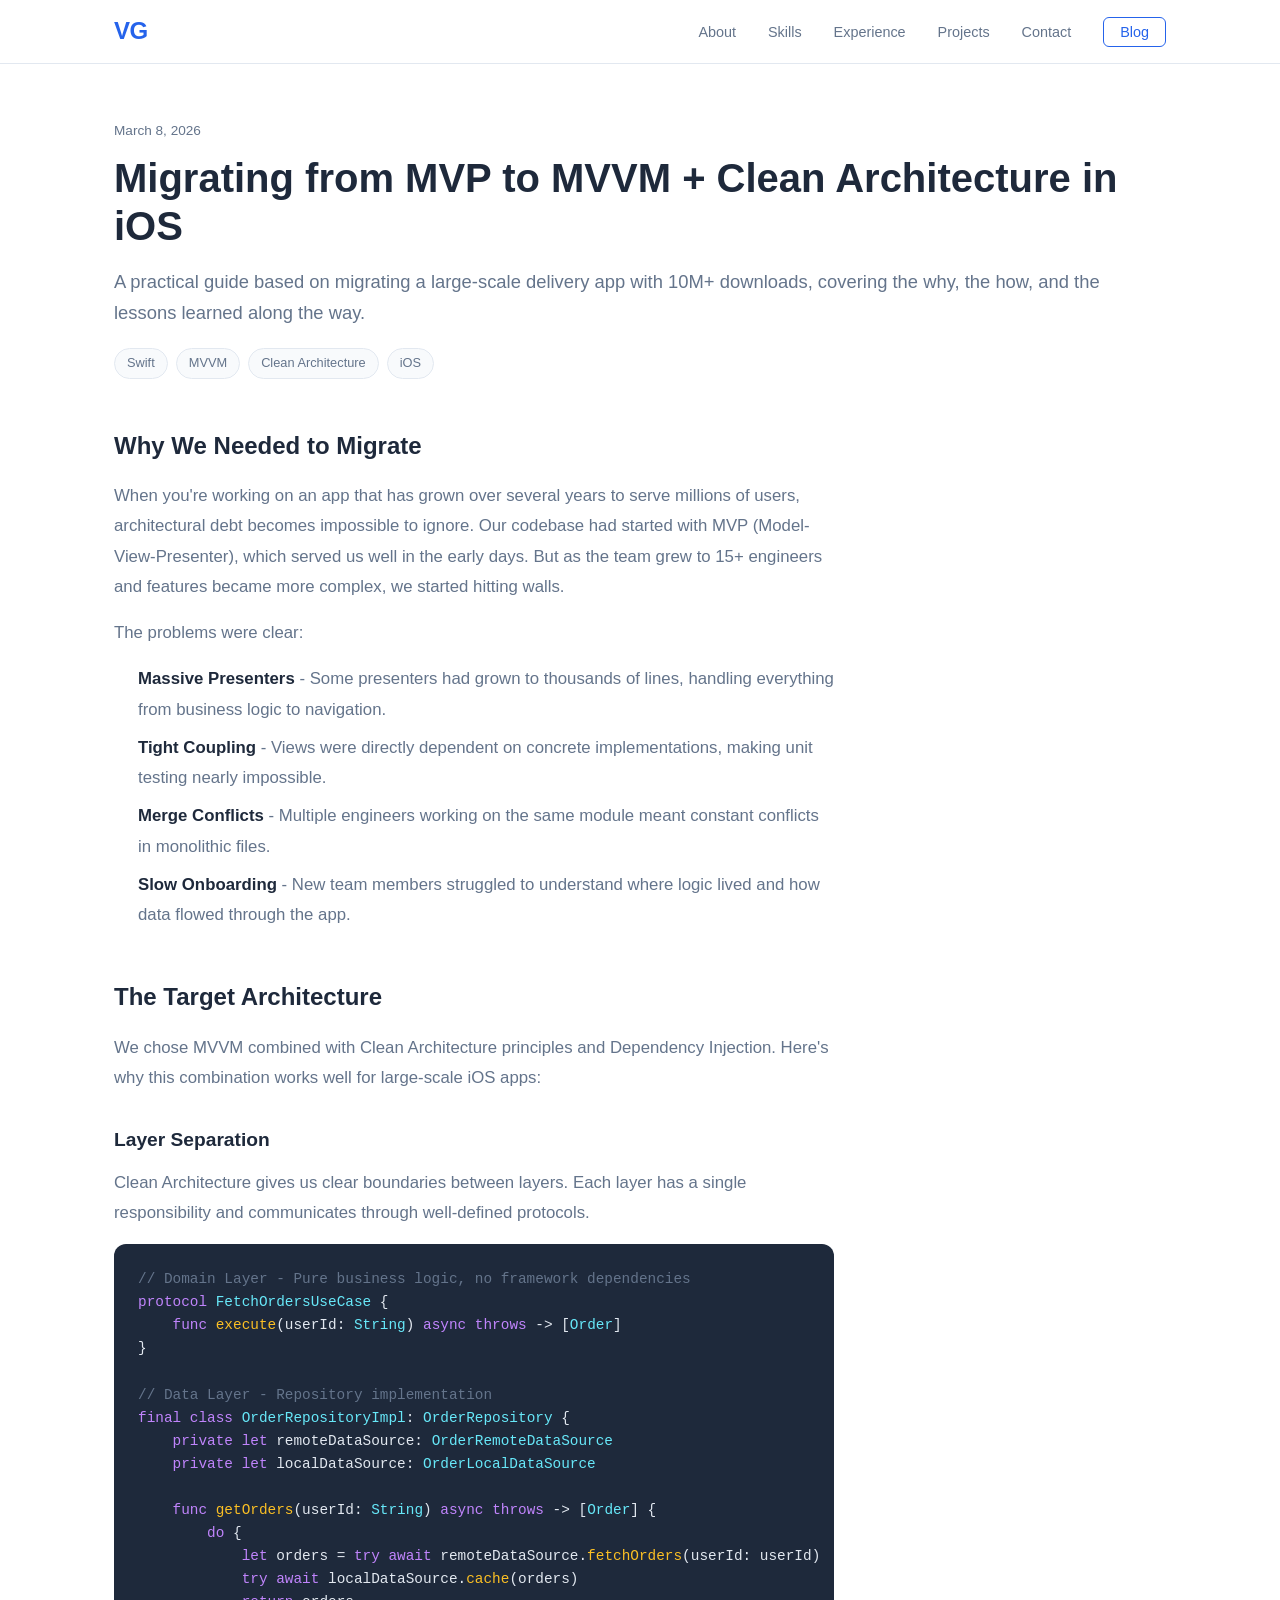
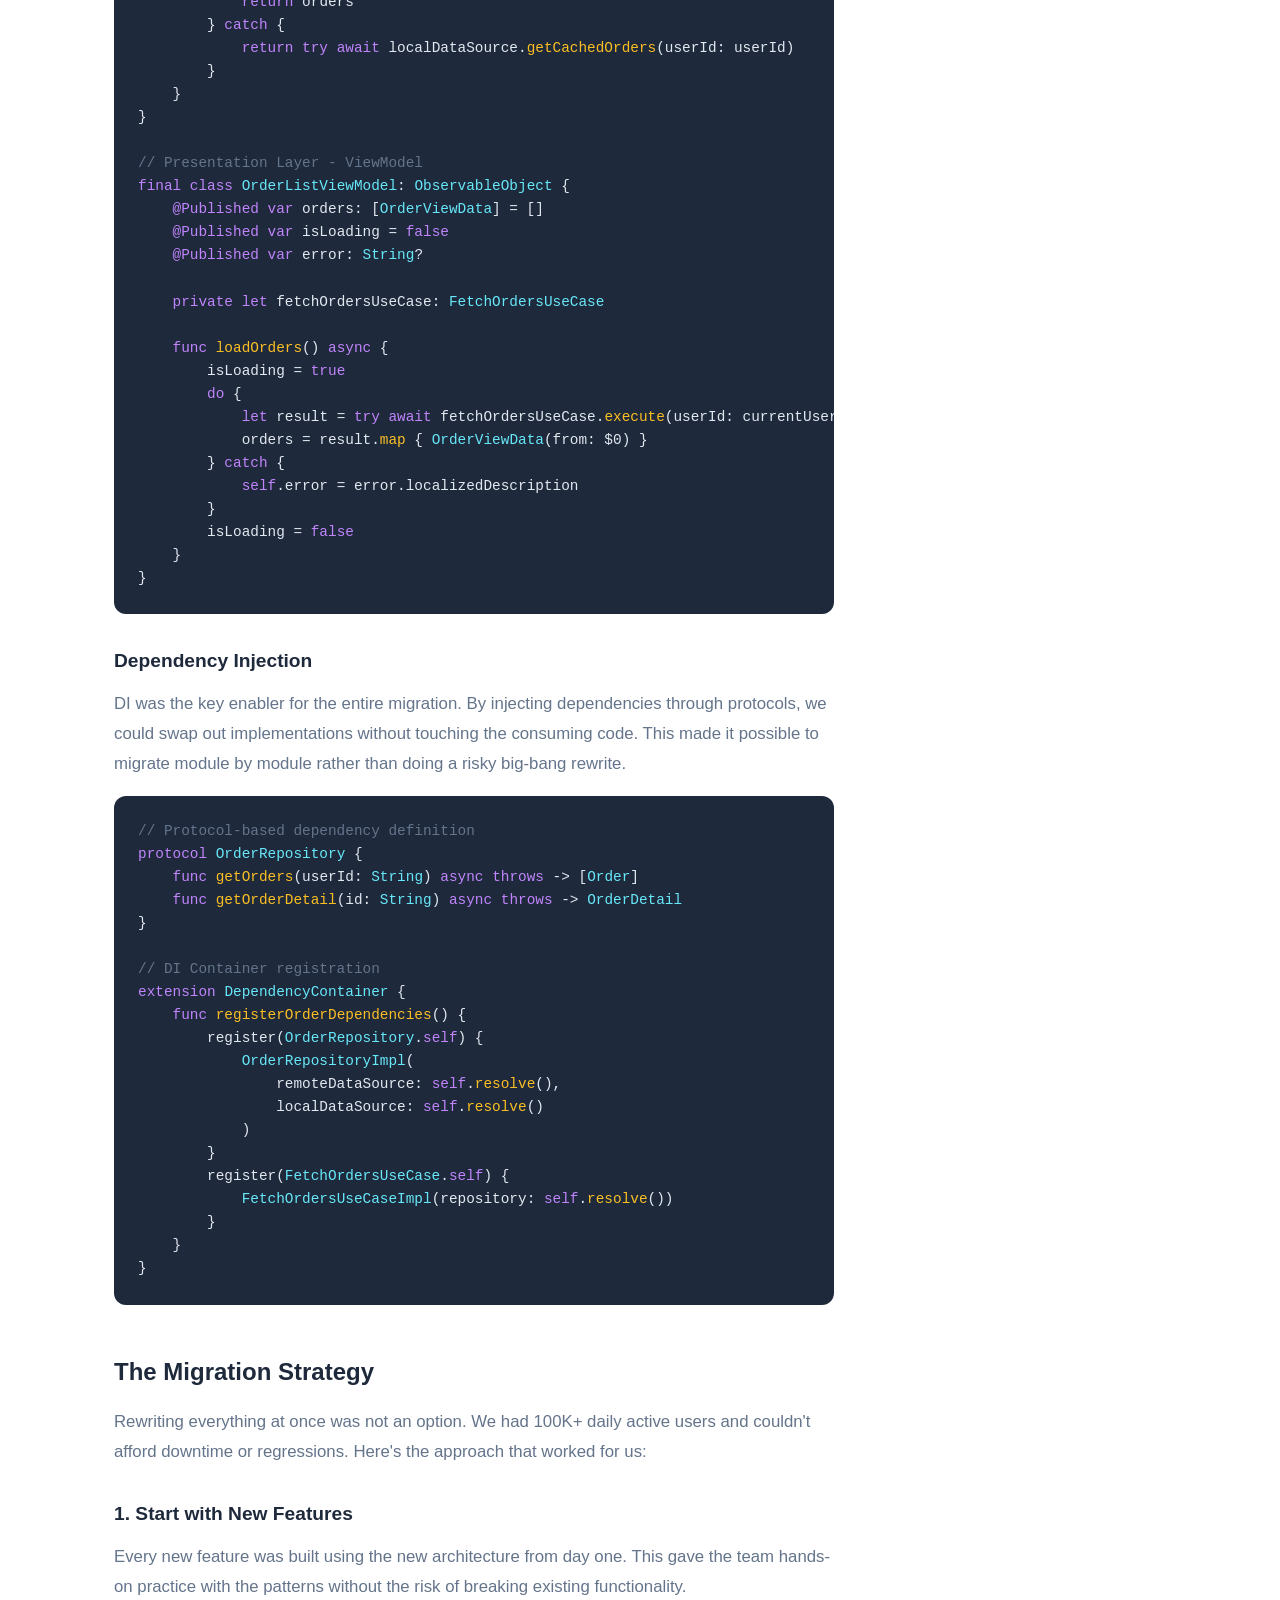
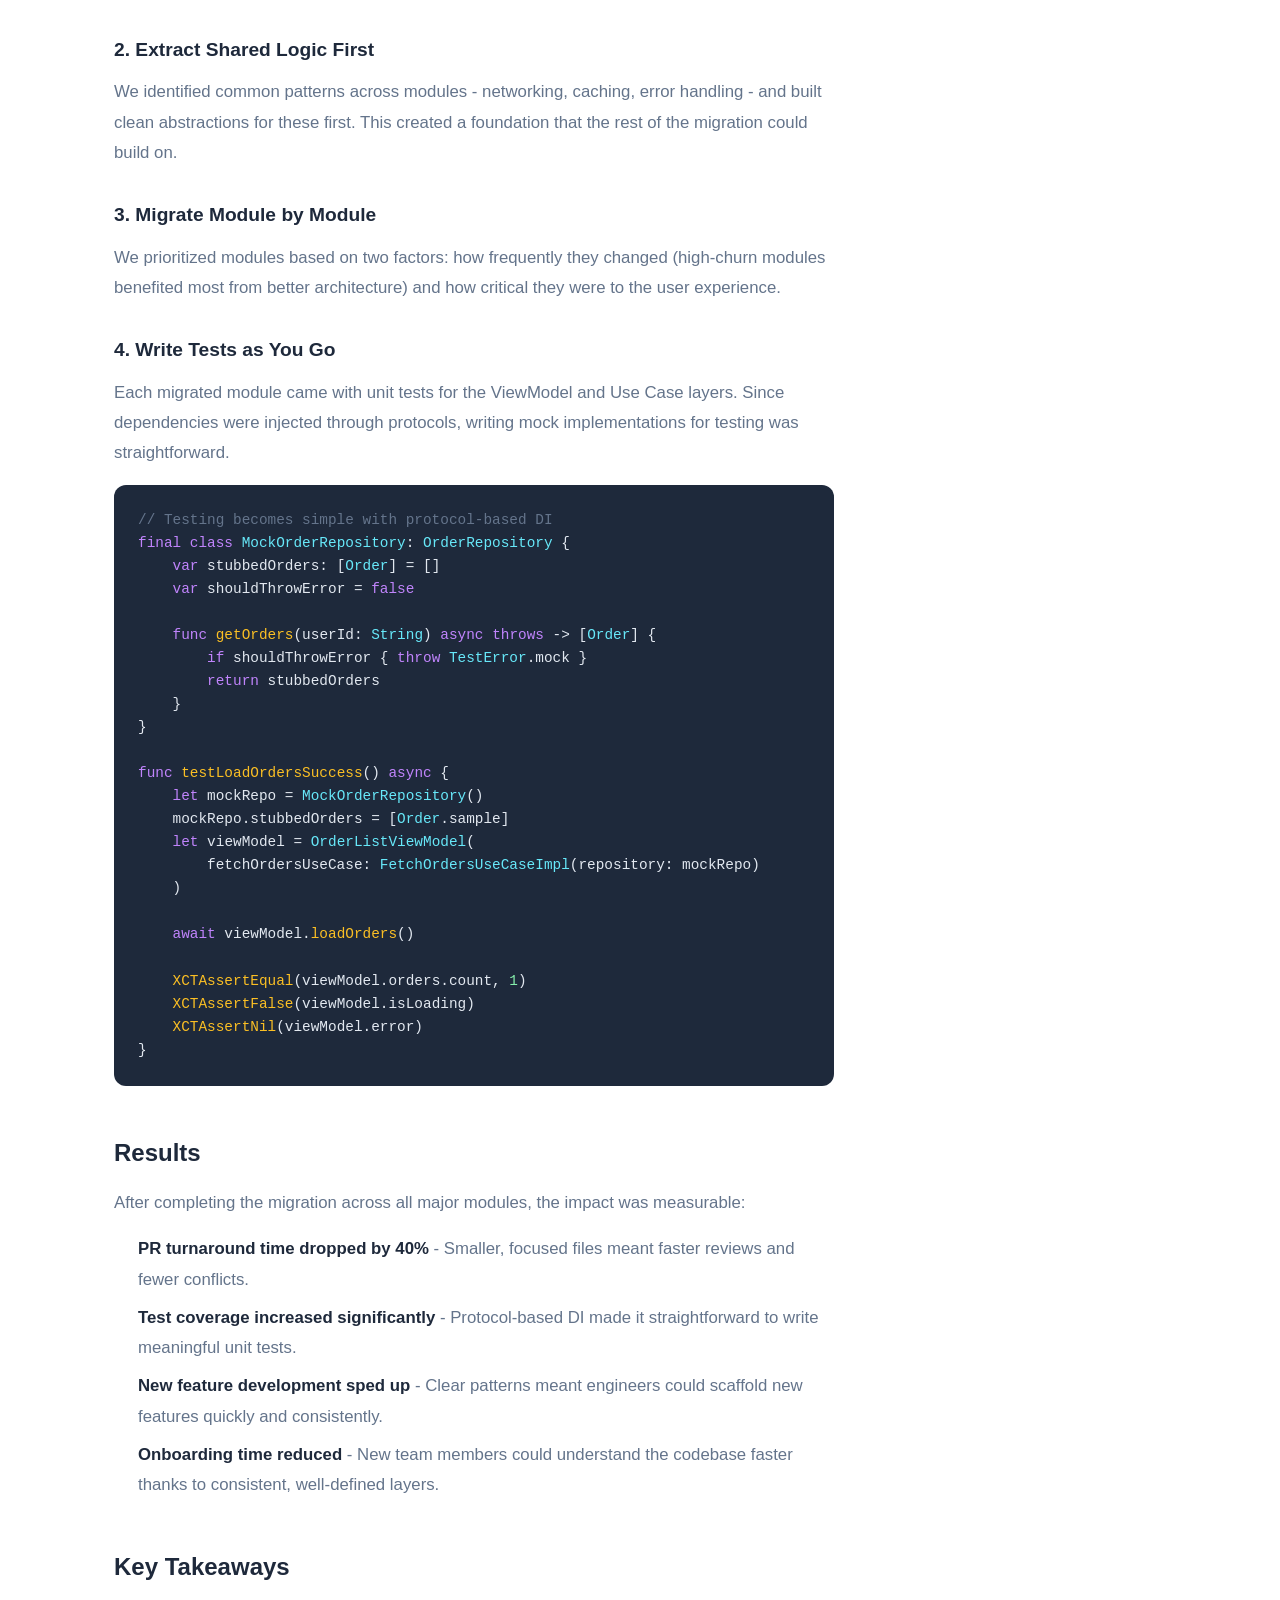
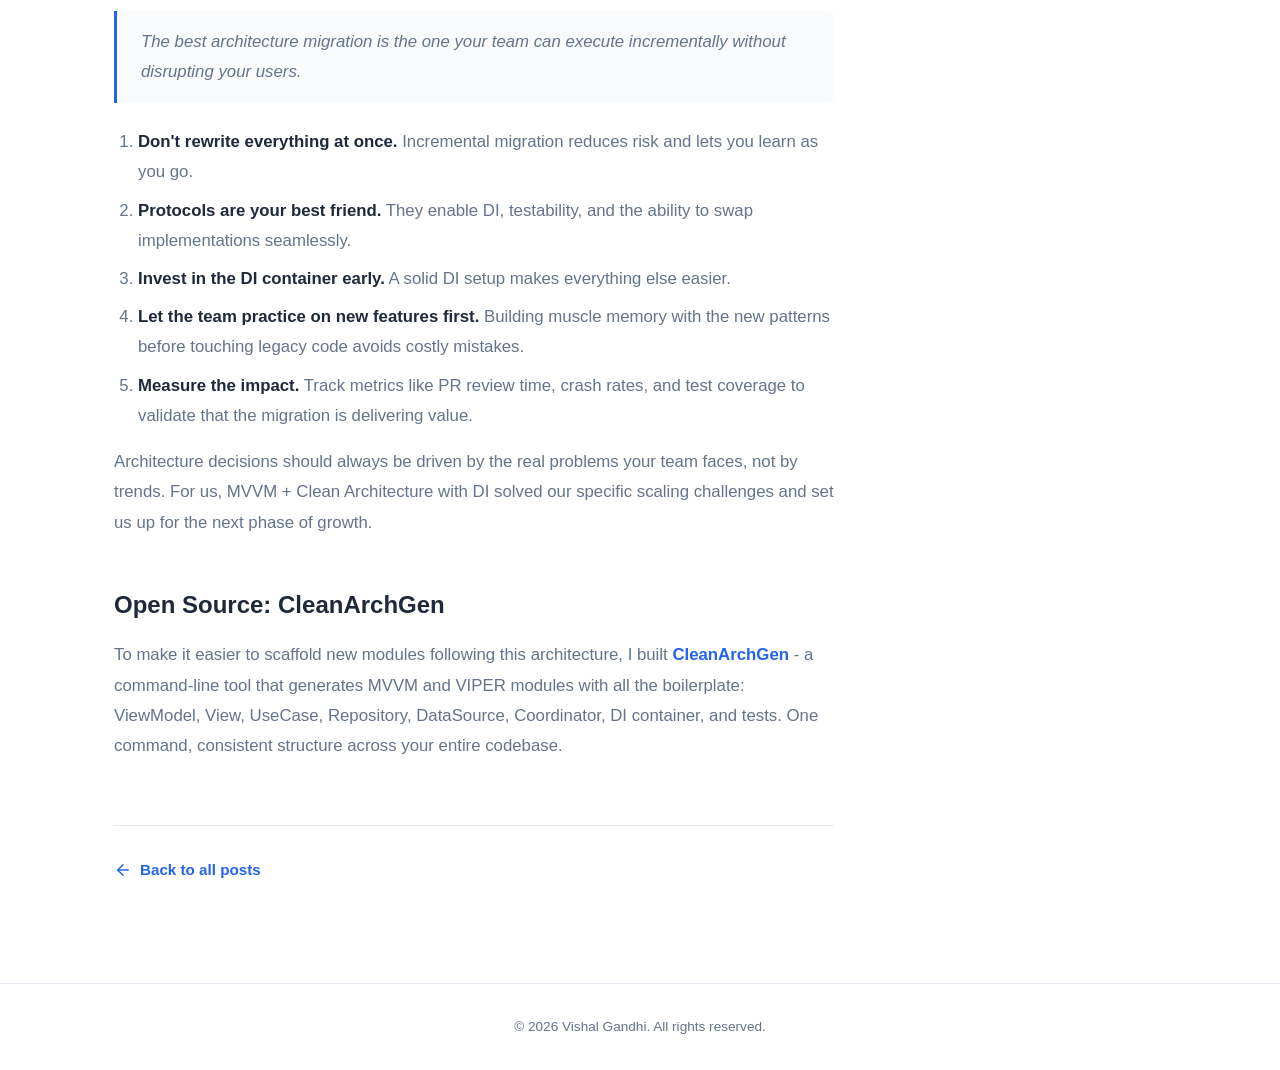
<file: blog/mvvm-clean-architecture-ios.html>
<!DOCTYPE html>
<html lang="en">
<head>
  <meta charset="UTF-8">
  <meta name="viewport" content="width=device-width, initial-scale=1.0">
  <title>Migrating from MVP to MVVM + Clean Architecture in iOS - Vishal Gandhi</title>
  <meta name="description" content="A practical guide to migrating a large-scale iOS app from MVP to MVVM with Clean Architecture, based on real-world experience with a 10M+ download app.">
  <link rel="stylesheet" href="../css/style.css">
  <style>
    .blog-post {
      padding: 120px 0 96px;
    }
    .blog-post-header {
      margin-bottom: 48px;
    }
    .blog-post-date {
      font-size: 0.85rem;
      color: var(--color-text-light);
      font-weight: 500;
      margin-bottom: 12px;
    }
    .blog-post-header h1 {
      font-size: 2.5rem;
      font-weight: 800;
      line-height: 1.2;
      margin-bottom: 16px;
    }
    .blog-post-subtitle {
      font-size: 1.15rem;
      color: var(--color-text-light);
      line-height: 1.7;
    }
    .blog-post-tags {
      display: flex;
      flex-wrap: wrap;
      gap: 8px;
      margin-top: 20px;
    }
    .blog-post-body {
      max-width: 720px;
    }
    .blog-post-body h2 {
      font-size: 1.5rem;
      font-weight: 700;
      margin: 48px 0 16px;
    }
    .blog-post-body h3 {
      font-size: 1.2rem;
      font-weight: 700;
      margin: 32px 0 12px;
    }
    .blog-post-body p {
      font-size: 1.05rem;
      color: var(--color-text-light);
      line-height: 1.8;
      margin-bottom: 16px;
    }
    .blog-post-body ul, .blog-post-body ol {
      padding-left: 24px;
      margin-bottom: 16px;
    }
    .blog-post-body li {
      font-size: 1.05rem;
      color: var(--color-text-light);
      line-height: 1.8;
      margin-bottom: 8px;
    }
    .blog-post-body code {
      font-family: 'SF Mono', 'Fira Code', 'Consolas', monospace;
      font-size: 0.9em;
      background: var(--color-bg-alt);
      border: 1px solid var(--color-border);
      padding: 2px 6px;
      border-radius: 4px;
    }
    .blog-post-body pre {
      background: #1e293b;
      color: #e2e8f0;
      border-radius: 12px;
      padding: 24px;
      overflow-x: auto;
      margin-bottom: 24px;
      line-height: 1.6;
    }
    .blog-post-body pre code {
      background: none;
      border: none;
      padding: 0;
      color: inherit;
      font-size: 0.9rem;
    }
    .blog-post-body blockquote {
      border-left: 3px solid var(--color-primary);
      padding: 16px 24px;
      margin: 24px 0;
      background: var(--color-bg-alt);
      border-radius: 0 8px 8px 0;
    }
    .blog-post-body blockquote p {
      margin-bottom: 0;
      font-style: italic;
    }
    .blog-post-body strong {
      color: var(--color-text);
      font-weight: 600;
    }
    .blog-post-nav {
      margin-top: 64px;
      padding-top: 32px;
      border-top: 1px solid var(--color-border);
    }
    .blog-post-nav a {
      display: inline-flex;
      align-items: center;
      gap: 8px;
      font-size: 0.95rem;
      font-weight: 600;
      color: var(--color-primary);
      transition: gap 0.2s ease;
    }
    .blog-post-nav a:hover {
      gap: 12px;
    }
    .keyword {
      color: #c084fc;
    }
    .type {
      color: #67e8f9;
    }
    .string {
      color: #86efac;
    }
    .comment {
      color: #64748b;
    }
    .func {
      color: #fbbf24;
    }
    @media (max-width: 768px) {
      .blog-post-header h1 { font-size: 1.75rem; }
      .blog-post { padding: 100px 0 64px; }
    }
  </style>
</head>
<body>

  <!-- Navigation -->
  <nav class="nav" id="nav">
    <div class="nav-container">
      <a href="../index.html" class="nav-logo">VG</a>
      <button class="nav-toggle" id="nav-toggle" aria-label="Toggle navigation">
        <span></span>
        <span></span>
        <span></span>
      </button>
      <ul class="nav-links" id="nav-links">
        <li><a href="../index.html#about">About</a></li>
        <li><a href="../index.html#skills">Skills</a></li>
        <li><a href="../index.html#experience">Experience</a></li>
        <li><a href="../index.html#projects">Projects</a></li>
        <li><a href="../index.html#contact">Contact</a></li>
        <li><a href="../blog.html" class="nav-blog-link active">Blog</a></li>
      </ul>
    </div>
  </nav>

  <!-- Blog Post -->
  <article class="blog-post">
    <div class="container">
      <header class="blog-post-header">
        <p class="blog-post-date">March 8, 2026</p>
        <h1>Migrating from MVP to MVVM + Clean Architecture in iOS</h1>
        <p class="blog-post-subtitle">A practical guide based on migrating a large-scale delivery app with 10M+ downloads, covering the why, the how, and the lessons learned along the way.</p>
        <div class="blog-post-tags">
          <span class="tag">Swift</span>
          <span class="tag">MVVM</span>
          <span class="tag">Clean Architecture</span>
          <span class="tag">iOS</span>
        </div>
      </header>

      <div class="blog-post-body">
        <h2>Why We Needed to Migrate</h2>
        <p>When you're working on an app that has grown over several years to serve millions of users, architectural debt becomes impossible to ignore. Our codebase had started with MVP (Model-View-Presenter), which served us well in the early days. But as the team grew to 15+ engineers and features became more complex, we started hitting walls.</p>

        <p>The problems were clear:</p>
        <ul>
          <li><strong>Massive Presenters</strong> - Some presenters had grown to thousands of lines, handling everything from business logic to navigation.</li>
          <li><strong>Tight Coupling</strong> - Views were directly dependent on concrete implementations, making unit testing nearly impossible.</li>
          <li><strong>Merge Conflicts</strong> - Multiple engineers working on the same module meant constant conflicts in monolithic files.</li>
          <li><strong>Slow Onboarding</strong> - New team members struggled to understand where logic lived and how data flowed through the app.</li>
        </ul>

        <h2>The Target Architecture</h2>
        <p>We chose MVVM combined with Clean Architecture principles and Dependency Injection. Here's why this combination works well for large-scale iOS apps:</p>

        <h3>Layer Separation</h3>
        <p>Clean Architecture gives us clear boundaries between layers. Each layer has a single responsibility and communicates through well-defined protocols.</p>

<pre><code><span class="comment">// Domain Layer - Pure business logic, no framework dependencies</span>
<span class="keyword">protocol</span> <span class="type">FetchOrdersUseCase</span> {
    <span class="keyword">func</span> <span class="func">execute</span>(userId: <span class="type">String</span>) <span class="keyword">async throws</span> -> [<span class="type">Order</span>]
}

<span class="comment">// Data Layer - Repository implementation</span>
<span class="keyword">final class</span> <span class="type">OrderRepositoryImpl</span>: <span class="type">OrderRepository</span> {
    <span class="keyword">private let</span> remoteDataSource: <span class="type">OrderRemoteDataSource</span>
    <span class="keyword">private let</span> localDataSource: <span class="type">OrderLocalDataSource</span>

    <span class="keyword">func</span> <span class="func">getOrders</span>(userId: <span class="type">String</span>) <span class="keyword">async throws</span> -> [<span class="type">Order</span>] {
        <span class="keyword">do</span> {
            <span class="keyword">let</span> orders = <span class="keyword">try await</span> remoteDataSource.<span class="func">fetchOrders</span>(userId: userId)
            <span class="keyword">try await</span> localDataSource.<span class="func">cache</span>(orders)
            <span class="keyword">return</span> orders
        } <span class="keyword">catch</span> {
            <span class="keyword">return try await</span> localDataSource.<span class="func">getCachedOrders</span>(userId: userId)
        }
    }
}

<span class="comment">// Presentation Layer - ViewModel</span>
<span class="keyword">final class</span> <span class="type">OrderListViewModel</span>: <span class="type">ObservableObject</span> {
    <span class="keyword">@Published var</span> orders: [<span class="type">OrderViewData</span>] = []
    <span class="keyword">@Published var</span> isLoading = <span class="keyword">false</span>
    <span class="keyword">@Published var</span> error: <span class="type">String</span>?

    <span class="keyword">private let</span> fetchOrdersUseCase: <span class="type">FetchOrdersUseCase</span>

    <span class="keyword">func</span> <span class="func">loadOrders</span>() <span class="keyword">async</span> {
        isLoading = <span class="keyword">true</span>
        <span class="keyword">do</span> {
            <span class="keyword">let</span> result = <span class="keyword">try await</span> fetchOrdersUseCase.<span class="func">execute</span>(userId: currentUserId)
            orders = result.<span class="func">map</span> { <span class="type">OrderViewData</span>(from: $0) }
        } <span class="keyword">catch</span> {
            <span class="keyword">self</span>.error = error.localizedDescription
        }
        isLoading = <span class="keyword">false</span>
    }
}</code></pre>

        <h3>Dependency Injection</h3>
        <p>DI was the key enabler for the entire migration. By injecting dependencies through protocols, we could swap out implementations without touching the consuming code. This made it possible to migrate module by module rather than doing a risky big-bang rewrite.</p>

<pre><code><span class="comment">// Protocol-based dependency definition</span>
<span class="keyword">protocol</span> <span class="type">OrderRepository</span> {
    <span class="keyword">func</span> <span class="func">getOrders</span>(userId: <span class="type">String</span>) <span class="keyword">async throws</span> -> [<span class="type">Order</span>]
    <span class="keyword">func</span> <span class="func">getOrderDetail</span>(id: <span class="type">String</span>) <span class="keyword">async throws</span> -> <span class="type">OrderDetail</span>
}

<span class="comment">// DI Container registration</span>
<span class="keyword">extension</span> <span class="type">DependencyContainer</span> {
    <span class="keyword">func</span> <span class="func">registerOrderDependencies</span>() {
        register(<span class="type">OrderRepository</span>.<span class="keyword">self</span>) {
            <span class="type">OrderRepositoryImpl</span>(
                remoteDataSource: <span class="keyword">self</span>.<span class="func">resolve</span>(),
                localDataSource: <span class="keyword">self</span>.<span class="func">resolve</span>()
            )
        }
        register(<span class="type">FetchOrdersUseCase</span>.<span class="keyword">self</span>) {
            <span class="type">FetchOrdersUseCaseImpl</span>(repository: <span class="keyword">self</span>.<span class="func">resolve</span>())
        }
    }
}</code></pre>

        <h2>The Migration Strategy</h2>
        <p>Rewriting everything at once was not an option. We had 100K+ daily active users and couldn't afford downtime or regressions. Here's the approach that worked for us:</p>

        <h3>1. Start with New Features</h3>
        <p>Every new feature was built using the new architecture from day one. This gave the team hands-on practice with the patterns without the risk of breaking existing functionality.</p>

        <h3>2. Extract Shared Logic First</h3>
        <p>We identified common patterns across modules - networking, caching, error handling - and built clean abstractions for these first. This created a foundation that the rest of the migration could build on.</p>

        <h3>3. Migrate Module by Module</h3>
        <p>We prioritized modules based on two factors: how frequently they changed (high-churn modules benefited most from better architecture) and how critical they were to the user experience.</p>

        <h3>4. Write Tests as You Go</h3>
        <p>Each migrated module came with unit tests for the ViewModel and Use Case layers. Since dependencies were injected through protocols, writing mock implementations for testing was straightforward.</p>

<pre><code><span class="comment">// Testing becomes simple with protocol-based DI</span>
<span class="keyword">final class</span> <span class="type">MockOrderRepository</span>: <span class="type">OrderRepository</span> {
    <span class="keyword">var</span> stubbedOrders: [<span class="type">Order</span>] = []
    <span class="keyword">var</span> shouldThrowError = <span class="keyword">false</span>

    <span class="keyword">func</span> <span class="func">getOrders</span>(userId: <span class="type">String</span>) <span class="keyword">async throws</span> -> [<span class="type">Order</span>] {
        <span class="keyword">if</span> shouldThrowError { <span class="keyword">throw</span> <span class="type">TestError</span>.mock }
        <span class="keyword">return</span> stubbedOrders
    }
}

<span class="keyword">func</span> <span class="func">testLoadOrdersSuccess</span>() <span class="keyword">async</span> {
    <span class="keyword">let</span> mockRepo = <span class="type">MockOrderRepository</span>()
    mockRepo.stubbedOrders = [<span class="type">Order</span>.sample]
    <span class="keyword">let</span> viewModel = <span class="type">OrderListViewModel</span>(
        fetchOrdersUseCase: <span class="type">FetchOrdersUseCaseImpl</span>(repository: mockRepo)
    )

    <span class="keyword">await</span> viewModel.<span class="func">loadOrders</span>()

    <span class="func">XCTAssertEqual</span>(viewModel.orders.count, <span class="string">1</span>)
    <span class="func">XCTAssertFalse</span>(viewModel.isLoading)
    <span class="func">XCTAssertNil</span>(viewModel.error)
}</code></pre>

        <h2>Results</h2>
        <p>After completing the migration across all major modules, the impact was measurable:</p>
        <ul>
          <li><strong>PR turnaround time dropped by 40%</strong> - Smaller, focused files meant faster reviews and fewer conflicts.</li>
          <li><strong>Test coverage increased significantly</strong> - Protocol-based DI made it straightforward to write meaningful unit tests.</li>
          <li><strong>New feature development sped up</strong> - Clear patterns meant engineers could scaffold new features quickly and consistently.</li>
          <li><strong>Onboarding time reduced</strong> - New team members could understand the codebase faster thanks to consistent, well-defined layers.</li>
        </ul>

        <h2>Key Takeaways</h2>
        <blockquote>
          <p>The best architecture migration is the one your team can execute incrementally without disrupting your users.</p>
        </blockquote>

        <ol>
          <li><strong>Don't rewrite everything at once.</strong> Incremental migration reduces risk and lets you learn as you go.</li>
          <li><strong>Protocols are your best friend.</strong> They enable DI, testability, and the ability to swap implementations seamlessly.</li>
          <li><strong>Invest in the DI container early.</strong> A solid DI setup makes everything else easier.</li>
          <li><strong>Let the team practice on new features first.</strong> Building muscle memory with the new patterns before touching legacy code avoids costly mistakes.</li>
          <li><strong>Measure the impact.</strong> Track metrics like PR review time, crash rates, and test coverage to validate that the migration is delivering value.</li>
        </ol>

        <p>Architecture decisions should always be driven by the real problems your team faces, not by trends. For us, MVVM + Clean Architecture with DI solved our specific scaling challenges and set us up for the next phase of growth.</p>

        <h2>Open Source: CleanArchGen</h2>
        <p>To make it easier to scaffold new modules following this architecture, I built <a href="https://github.com/vishalgandhi90/CleanArchGen" target="_blank" rel="noopener" style="color: var(--color-primary); font-weight: 600;">CleanArchGen</a> - a command-line tool that generates MVVM and VIPER modules with all the boilerplate: ViewModel, View, UseCase, Repository, DataSource, Coordinator, DI container, and tests. One command, consistent structure across your entire codebase.</p>

        <!-- Navigation -->
        <div class="blog-post-nav">
          <a href="../blog.html">
            <svg width="18" height="18" viewBox="0 0 24 24" fill="none" stroke="currentColor" stroke-width="2" stroke-linecap="round" stroke-linejoin="round"><line x1="19" y1="12" x2="5" y2="12"></line><polyline points="12 19 5 12 12 5"></polyline></svg>
            Back to all posts
          </a>
        </div>
      </div>
    </div>
  </article>

  <!-- Footer -->
  <footer class="footer">
    <div class="container">
      <p>&copy; 2026 Vishal Gandhi. All rights reserved.</p>
    </div>
  </footer>

  <script>
    const nav = document.getElementById('nav');
    window.addEventListener('scroll', () => {
      nav.classList.toggle('scrolled', window.scrollY > 10);
    });
    const navToggle = document.getElementById('nav-toggle');
    const navLinks = document.getElementById('nav-links');
    navToggle.addEventListener('click', () => {
      navLinks.classList.toggle('open');
      const spans = navToggle.querySelectorAll('span');
      if (navLinks.classList.contains('open')) {
        spans[0].style.transform = 'rotate(45deg) translate(5px, 5px)';
        spans[1].style.opacity = '0';
        spans[2].style.transform = 'rotate(-45deg) translate(5px, -5px)';
      } else {
        spans[0].style.transform = '';
        spans[1].style.opacity = '';
        spans[2].style.transform = '';
      }
    });
    navLinks.querySelectorAll('a').forEach(link => {
      link.addEventListener('click', () => {
        navLinks.classList.remove('open');
        const spans = navToggle.querySelectorAll('span');
        spans[0].style.transform = '';
        spans[1].style.opacity = '';
        spans[2].style.transform = '';
      });
    });
  </script>
</body>
</html>
</file>
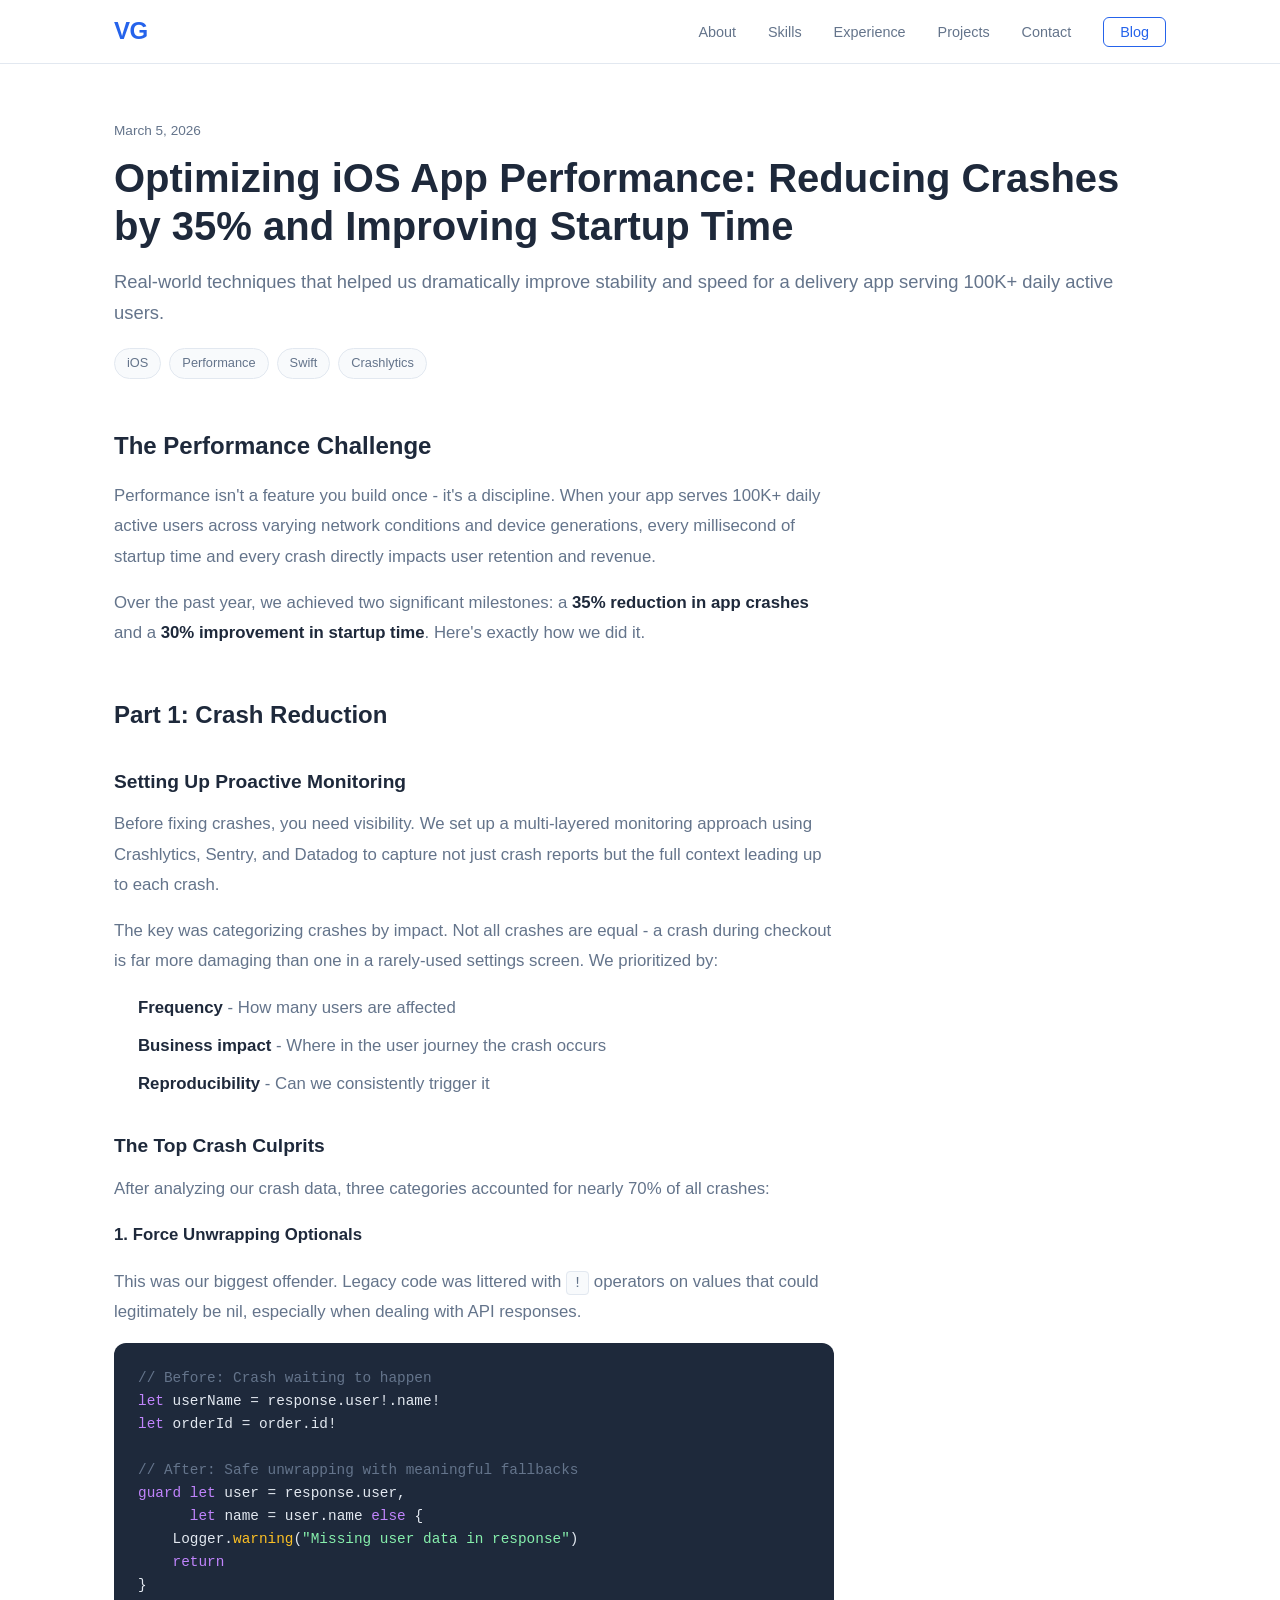
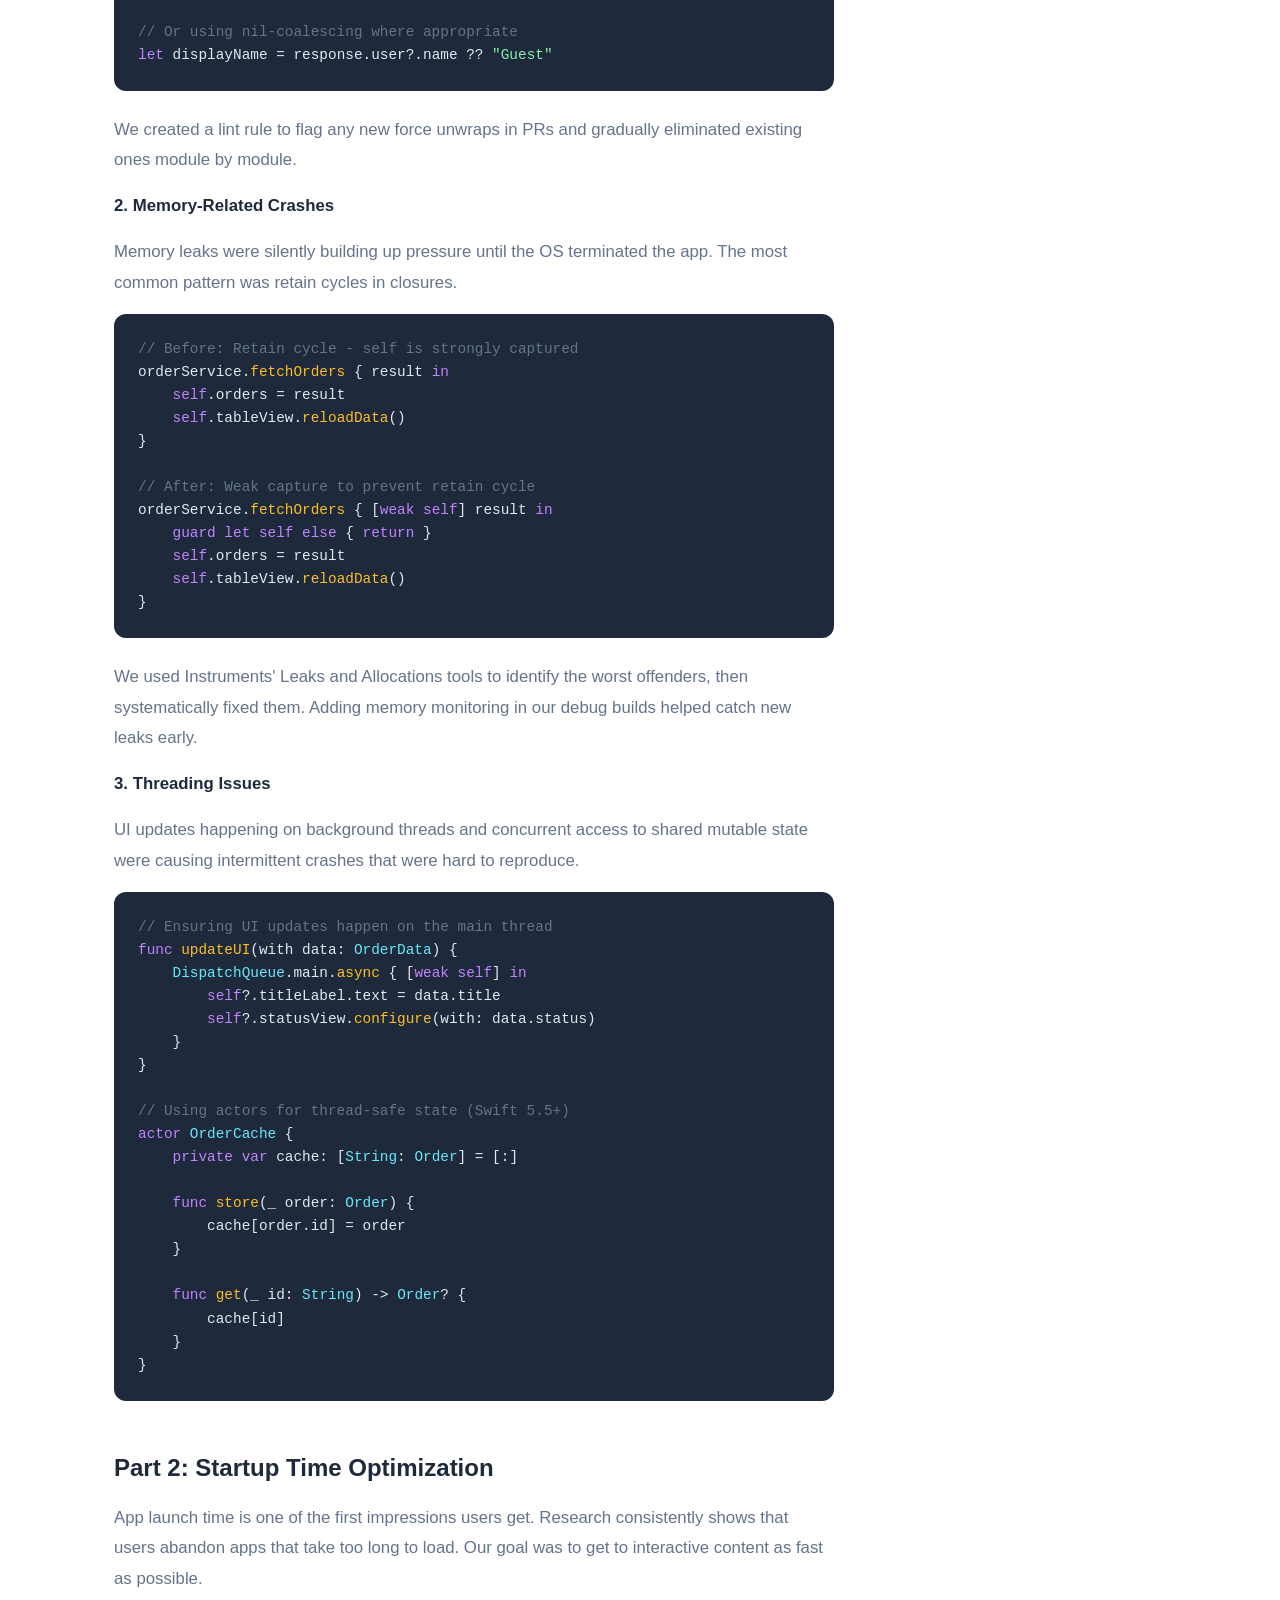
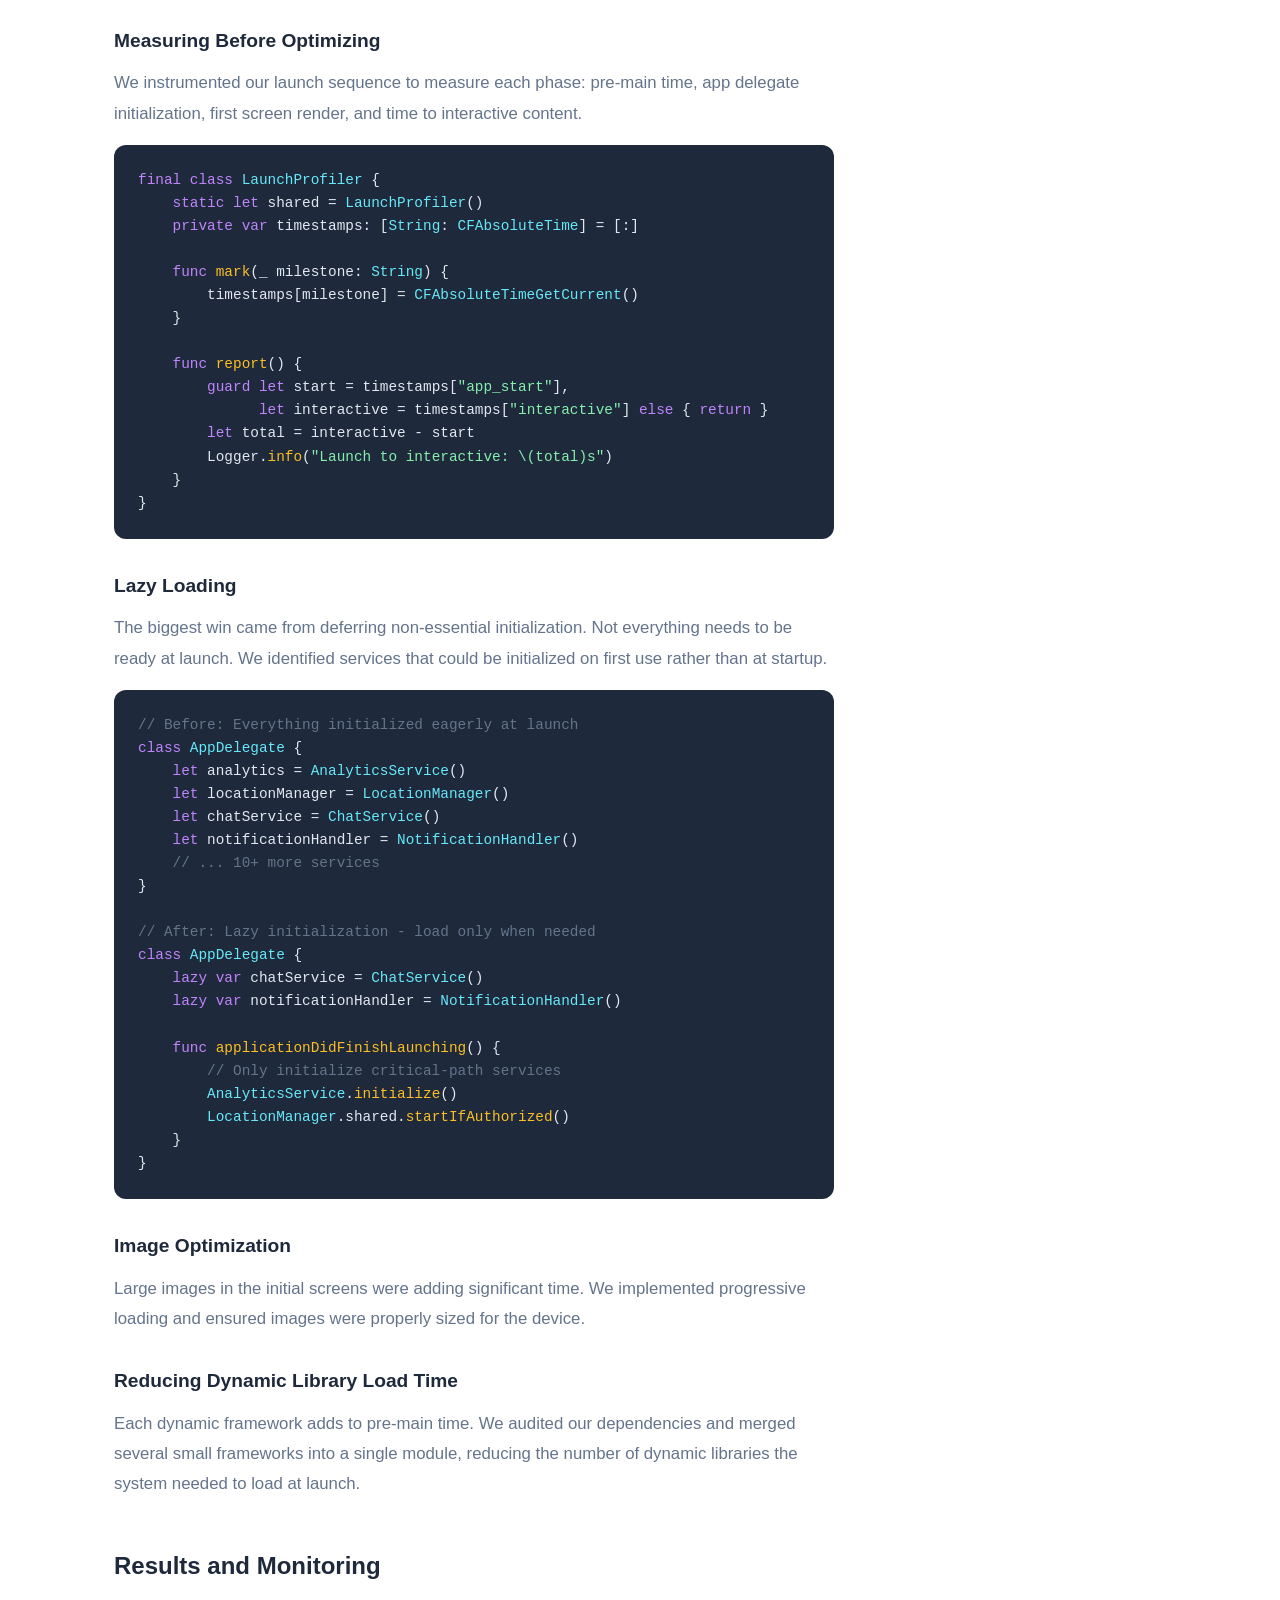
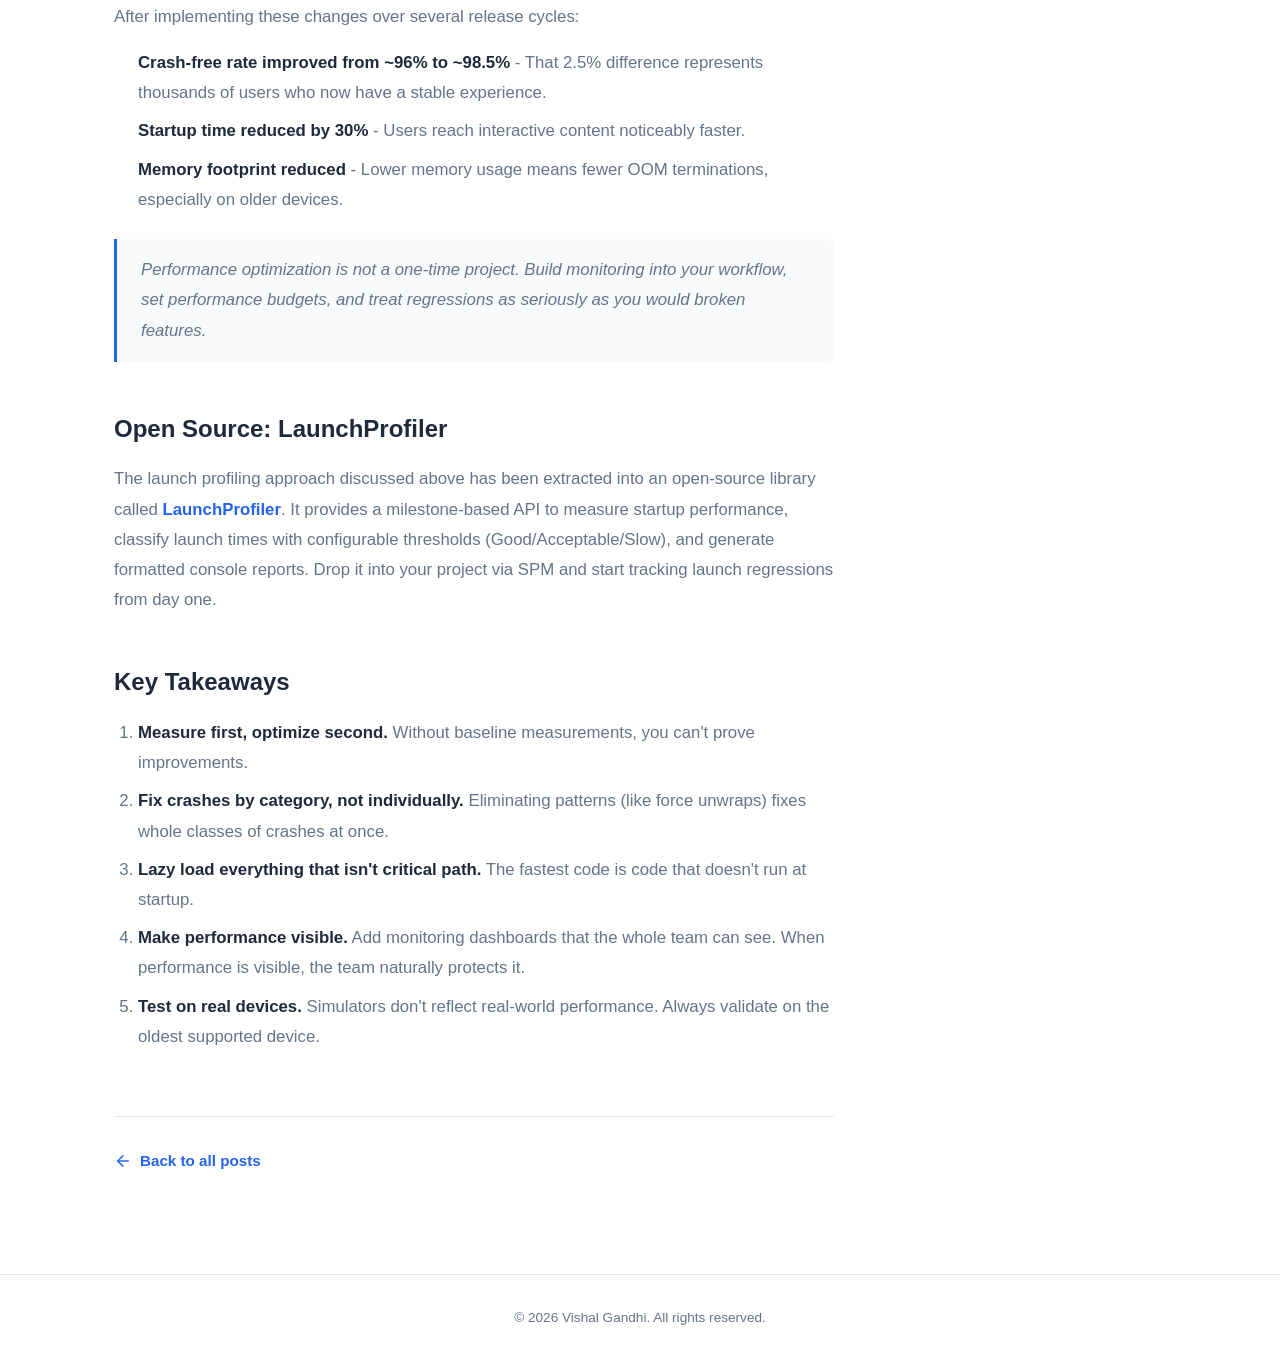
<file: blog/optimizing-ios-app-performance.html>
<!DOCTYPE html>
<html lang="en">
<head>
  <meta charset="UTF-8">
  <meta name="viewport" content="width=device-width, initial-scale=1.0">
  <title>Optimizing iOS App Performance: Reducing Crashes by 35% and Improving Startup Time - Vishal Gandhi</title>
  <meta name="description" content="Practical techniques for optimizing iOS app performance, including crash reduction, startup time improvement, and memory management in large-scale apps.">
  <link rel="stylesheet" href="../css/style.css">
  <style>
    .blog-post { padding: 120px 0 96px; }
    .blog-post-header { margin-bottom: 48px; }
    .blog-post-date { font-size: 0.85rem; color: var(--color-text-light); font-weight: 500; margin-bottom: 12px; }
    .blog-post-header h1 { font-size: 2.5rem; font-weight: 800; line-height: 1.2; margin-bottom: 16px; }
    .blog-post-subtitle { font-size: 1.15rem; color: var(--color-text-light); line-height: 1.7; }
    .blog-post-tags { display: flex; flex-wrap: wrap; gap: 8px; margin-top: 20px; }
    .blog-post-body { max-width: 720px; }
    .blog-post-body h2 { font-size: 1.5rem; font-weight: 700; margin: 48px 0 16px; }
    .blog-post-body h3 { font-size: 1.2rem; font-weight: 700; margin: 32px 0 12px; }
    .blog-post-body p { font-size: 1.05rem; color: var(--color-text-light); line-height: 1.8; margin-bottom: 16px; }
    .blog-post-body ul, .blog-post-body ol { padding-left: 24px; margin-bottom: 16px; }
    .blog-post-body li { font-size: 1.05rem; color: var(--color-text-light); line-height: 1.8; margin-bottom: 8px; }
    .blog-post-body code { font-family: 'SF Mono', 'Fira Code', 'Consolas', monospace; font-size: 0.9em; background: var(--color-bg-alt); border: 1px solid var(--color-border); padding: 2px 6px; border-radius: 4px; }
    .blog-post-body pre { background: #1e293b; color: #e2e8f0; border-radius: 12px; padding: 24px; overflow-x: auto; margin-bottom: 24px; line-height: 1.6; }
    .blog-post-body pre code { background: none; border: none; padding: 0; color: inherit; font-size: 0.9rem; }
    .blog-post-body blockquote { border-left: 3px solid var(--color-primary); padding: 16px 24px; margin: 24px 0; background: var(--color-bg-alt); border-radius: 0 8px 8px 0; }
    .blog-post-body blockquote p { margin-bottom: 0; font-style: italic; }
    .blog-post-body strong { color: var(--color-text); font-weight: 600; }
    .blog-post-nav { margin-top: 64px; padding-top: 32px; border-top: 1px solid var(--color-border); }
    .blog-post-nav a { display: inline-flex; align-items: center; gap: 8px; font-size: 0.95rem; font-weight: 600; color: var(--color-primary); transition: gap 0.2s ease; }
    .blog-post-nav a:hover { gap: 12px; }
    .keyword { color: #c084fc; } .type { color: #67e8f9; } .string { color: #86efac; } .comment { color: #64748b; } .func { color: #fbbf24; }
    @media (max-width: 768px) { .blog-post-header h1 { font-size: 1.75rem; } .blog-post { padding: 100px 0 64px; } }
  </style>
</head>
<body>

  <nav class="nav" id="nav">
    <div class="nav-container">
      <a href="../index.html" class="nav-logo">VG</a>
      <button class="nav-toggle" id="nav-toggle" aria-label="Toggle navigation"><span></span><span></span><span></span></button>
      <ul class="nav-links" id="nav-links">
        <li><a href="../index.html#about">About</a></li>
        <li><a href="../index.html#skills">Skills</a></li>
        <li><a href="../index.html#experience">Experience</a></li>
        <li><a href="../index.html#projects">Projects</a></li>
        <li><a href="../index.html#contact">Contact</a></li>
        <li><a href="../blog.html" class="nav-blog-link active">Blog</a></li>
      </ul>
    </div>
  </nav>

  <article class="blog-post">
    <div class="container">
      <header class="blog-post-header">
        <p class="blog-post-date">March 5, 2026</p>
        <h1>Optimizing iOS App Performance: Reducing Crashes by 35% and Improving Startup Time</h1>
        <p class="blog-post-subtitle">Real-world techniques that helped us dramatically improve stability and speed for a delivery app serving 100K+ daily active users.</p>
        <div class="blog-post-tags">
          <span class="tag">iOS</span>
          <span class="tag">Performance</span>
          <span class="tag">Swift</span>
          <span class="tag">Crashlytics</span>
        </div>
      </header>

      <div class="blog-post-body">
        <h2>The Performance Challenge</h2>
        <p>Performance isn't a feature you build once - it's a discipline. When your app serves 100K+ daily active users across varying network conditions and device generations, every millisecond of startup time and every crash directly impacts user retention and revenue.</p>

        <p>Over the past year, we achieved two significant milestones: a <strong>35% reduction in app crashes</strong> and a <strong>30% improvement in startup time</strong>. Here's exactly how we did it.</p>

        <h2>Part 1: Crash Reduction</h2>

        <h3>Setting Up Proactive Monitoring</h3>
        <p>Before fixing crashes, you need visibility. We set up a multi-layered monitoring approach using Crashlytics, Sentry, and Datadog to capture not just crash reports but the full context leading up to each crash.</p>

        <p>The key was categorizing crashes by impact. Not all crashes are equal - a crash during checkout is far more damaging than one in a rarely-used settings screen. We prioritized by:</p>
        <ul>
          <li><strong>Frequency</strong> - How many users are affected</li>
          <li><strong>Business impact</strong> - Where in the user journey the crash occurs</li>
          <li><strong>Reproducibility</strong> - Can we consistently trigger it</li>
        </ul>

        <h3>The Top Crash Culprits</h3>
        <p>After analyzing our crash data, three categories accounted for nearly 70% of all crashes:</p>

        <p><strong>1. Force Unwrapping Optionals</strong></p>
        <p>This was our biggest offender. Legacy code was littered with <code>!</code> operators on values that could legitimately be nil, especially when dealing with API responses.</p>

<pre><code><span class="comment">// Before: Crash waiting to happen</span>
<span class="keyword">let</span> userName = response.user!.name!
<span class="keyword">let</span> orderId = order.id!

<span class="comment">// After: Safe unwrapping with meaningful fallbacks</span>
<span class="keyword">guard let</span> user = response.user,
      <span class="keyword">let</span> name = user.name <span class="keyword">else</span> {
    Logger.<span class="func">warning</span>(<span class="string">"Missing user data in response"</span>)
    <span class="keyword">return</span>
}

<span class="comment">// Or using nil-coalescing where appropriate</span>
<span class="keyword">let</span> displayName = response.user?.name ?? <span class="string">"Guest"</span></code></pre>

        <p>We created a lint rule to flag any new force unwraps in PRs and gradually eliminated existing ones module by module.</p>

        <p><strong>2. Memory-Related Crashes</strong></p>
        <p>Memory leaks were silently building up pressure until the OS terminated the app. The most common pattern was retain cycles in closures.</p>

<pre><code><span class="comment">// Before: Retain cycle - self is strongly captured</span>
orderService.<span class="func">fetchOrders</span> { result <span class="keyword">in</span>
    <span class="keyword">self</span>.orders = result
    <span class="keyword">self</span>.tableView.<span class="func">reloadData</span>()
}

<span class="comment">// After: Weak capture to prevent retain cycle</span>
orderService.<span class="func">fetchOrders</span> { [<span class="keyword">weak self</span>] result <span class="keyword">in</span>
    <span class="keyword">guard let self else</span> { <span class="keyword">return</span> }
    <span class="keyword">self</span>.orders = result
    <span class="keyword">self</span>.tableView.<span class="func">reloadData</span>()
}</code></pre>

        <p>We used Instruments' Leaks and Allocations tools to identify the worst offenders, then systematically fixed them. Adding memory monitoring in our debug builds helped catch new leaks early.</p>

        <p><strong>3. Threading Issues</strong></p>
        <p>UI updates happening on background threads and concurrent access to shared mutable state were causing intermittent crashes that were hard to reproduce.</p>

<pre><code><span class="comment">// Ensuring UI updates happen on the main thread</span>
<span class="keyword">func</span> <span class="func">updateUI</span>(with data: <span class="type">OrderData</span>) {
    <span class="type">DispatchQueue</span>.main.<span class="func">async</span> { [<span class="keyword">weak self</span>] <span class="keyword">in</span>
        <span class="keyword">self</span>?.titleLabel.text = data.title
        <span class="keyword">self</span>?.statusView.<span class="func">configure</span>(with: data.status)
    }
}

<span class="comment">// Using actors for thread-safe state (Swift 5.5+)</span>
<span class="keyword">actor</span> <span class="type">OrderCache</span> {
    <span class="keyword">private var</span> cache: [<span class="type">String</span>: <span class="type">Order</span>] = [:]

    <span class="keyword">func</span> <span class="func">store</span>(_ order: <span class="type">Order</span>) {
        cache[order.id] = order
    }

    <span class="keyword">func</span> <span class="func">get</span>(_ id: <span class="type">String</span>) -> <span class="type">Order</span>? {
        cache[id]
    }
}</code></pre>

        <h2>Part 2: Startup Time Optimization</h2>
        <p>App launch time is one of the first impressions users get. Research consistently shows that users abandon apps that take too long to load. Our goal was to get to interactive content as fast as possible.</p>

        <h3>Measuring Before Optimizing</h3>
        <p>We instrumented our launch sequence to measure each phase: pre-main time, app delegate initialization, first screen render, and time to interactive content.</p>

<pre><code><span class="keyword">final class</span> <span class="type">LaunchProfiler</span> {
    <span class="keyword">static let</span> shared = <span class="type">LaunchProfiler</span>()
    <span class="keyword">private var</span> timestamps: [<span class="type">String</span>: <span class="type">CFAbsoluteTime</span>] = [:]

    <span class="keyword">func</span> <span class="func">mark</span>(_ milestone: <span class="type">String</span>) {
        timestamps[milestone] = <span class="type">CFAbsoluteTimeGetCurrent</span>()
    }

    <span class="keyword">func</span> <span class="func">report</span>() {
        <span class="keyword">guard let</span> start = timestamps[<span class="string">"app_start"</span>],
              <span class="keyword">let</span> interactive = timestamps[<span class="string">"interactive"</span>] <span class="keyword">else</span> { <span class="keyword">return</span> }
        <span class="keyword">let</span> total = interactive - start
        Logger.<span class="func">info</span>(<span class="string">"Launch to interactive: \(total)s"</span>)
    }
}</code></pre>

        <h3>Lazy Loading</h3>
        <p>The biggest win came from deferring non-essential initialization. Not everything needs to be ready at launch. We identified services that could be initialized on first use rather than at startup.</p>

<pre><code><span class="comment">// Before: Everything initialized eagerly at launch</span>
<span class="keyword">class</span> <span class="type">AppDelegate</span> {
    <span class="keyword">let</span> analytics = <span class="type">AnalyticsService</span>()
    <span class="keyword">let</span> locationManager = <span class="type">LocationManager</span>()
    <span class="keyword">let</span> chatService = <span class="type">ChatService</span>()
    <span class="keyword">let</span> notificationHandler = <span class="type">NotificationHandler</span>()
    <span class="comment">// ... 10+ more services</span>
}

<span class="comment">// After: Lazy initialization - load only when needed</span>
<span class="keyword">class</span> <span class="type">AppDelegate</span> {
    <span class="keyword">lazy var</span> chatService = <span class="type">ChatService</span>()
    <span class="keyword">lazy var</span> notificationHandler = <span class="type">NotificationHandler</span>()

    <span class="keyword">func</span> <span class="func">applicationDidFinishLaunching</span>() {
        <span class="comment">// Only initialize critical-path services</span>
        <span class="type">AnalyticsService</span>.<span class="func">initialize</span>()
        <span class="type">LocationManager</span>.shared.<span class="func">startIfAuthorized</span>()
    }
}</code></pre>

        <h3>Image Optimization</h3>
        <p>Large images in the initial screens were adding significant time. We implemented progressive loading and ensured images were properly sized for the device.</p>

        <h3>Reducing Dynamic Library Load Time</h3>
        <p>Each dynamic framework adds to pre-main time. We audited our dependencies and merged several small frameworks into a single module, reducing the number of dynamic libraries the system needed to load at launch.</p>

        <h2>Results and Monitoring</h2>
        <p>After implementing these changes over several release cycles:</p>
        <ul>
          <li><strong>Crash-free rate improved from ~96% to ~98.5%</strong> - That 2.5% difference represents thousands of users who now have a stable experience.</li>
          <li><strong>Startup time reduced by 30%</strong> - Users reach interactive content noticeably faster.</li>
          <li><strong>Memory footprint reduced</strong> - Lower memory usage means fewer OOM terminations, especially on older devices.</li>
        </ul>

        <blockquote>
          <p>Performance optimization is not a one-time project. Build monitoring into your workflow, set performance budgets, and treat regressions as seriously as you would broken features.</p>
        </blockquote>

        <h2>Open Source: LaunchProfiler</h2>
        <p>The launch profiling approach discussed above has been extracted into an open-source library called <a href="https://github.com/vishalgandhi90/LaunchProfiler" target="_blank" rel="noopener" style="color: var(--color-primary); font-weight: 600;">LaunchProfiler</a>. It provides a milestone-based API to measure startup performance, classify launch times with configurable thresholds (Good/Acceptable/Slow), and generate formatted console reports. Drop it into your project via SPM and start tracking launch regressions from day one.</p>

        <h2>Key Takeaways</h2>
        <ol>
          <li><strong>Measure first, optimize second.</strong> Without baseline measurements, you can't prove improvements.</li>
          <li><strong>Fix crashes by category, not individually.</strong> Eliminating patterns (like force unwraps) fixes whole classes of crashes at once.</li>
          <li><strong>Lazy load everything that isn't critical path.</strong> The fastest code is code that doesn't run at startup.</li>
          <li><strong>Make performance visible.</strong> Add monitoring dashboards that the whole team can see. When performance is visible, the team naturally protects it.</li>
          <li><strong>Test on real devices.</strong> Simulators don't reflect real-world performance. Always validate on the oldest supported device.</li>
        </ol>

        <div class="blog-post-nav">
          <a href="../blog.html">
            <svg width="18" height="18" viewBox="0 0 24 24" fill="none" stroke="currentColor" stroke-width="2" stroke-linecap="round" stroke-linejoin="round"><line x1="19" y1="12" x2="5" y2="12"></line><polyline points="12 19 5 12 12 5"></polyline></svg>
            Back to all posts
          </a>
        </div>
      </div>
    </div>
  </article>

  <footer class="footer">
    <div class="container">
      <p>&copy; 2026 Vishal Gandhi. All rights reserved.</p>
    </div>
  </footer>

  <script>
    const nav = document.getElementById('nav');
    window.addEventListener('scroll', () => { nav.classList.toggle('scrolled', window.scrollY > 10); });
    const navToggle = document.getElementById('nav-toggle');
    const navLinks = document.getElementById('nav-links');
    navToggle.addEventListener('click', () => {
      navLinks.classList.toggle('open');
      const spans = navToggle.querySelectorAll('span');
      if (navLinks.classList.contains('open')) { spans[0].style.transform = 'rotate(45deg) translate(5px, 5px)'; spans[1].style.opacity = '0'; spans[2].style.transform = 'rotate(-45deg) translate(5px, -5px)'; }
      else { spans[0].style.transform = ''; spans[1].style.opacity = ''; spans[2].style.transform = ''; }
    });
    navLinks.querySelectorAll('a').forEach(link => { link.addEventListener('click', () => { navLinks.classList.remove('open'); const spans = navToggle.querySelectorAll('span'); spans[0].style.transform = ''; spans[1].style.opacity = ''; spans[2].style.transform = ''; }); });
  </script>
</body>
</html>
</file>
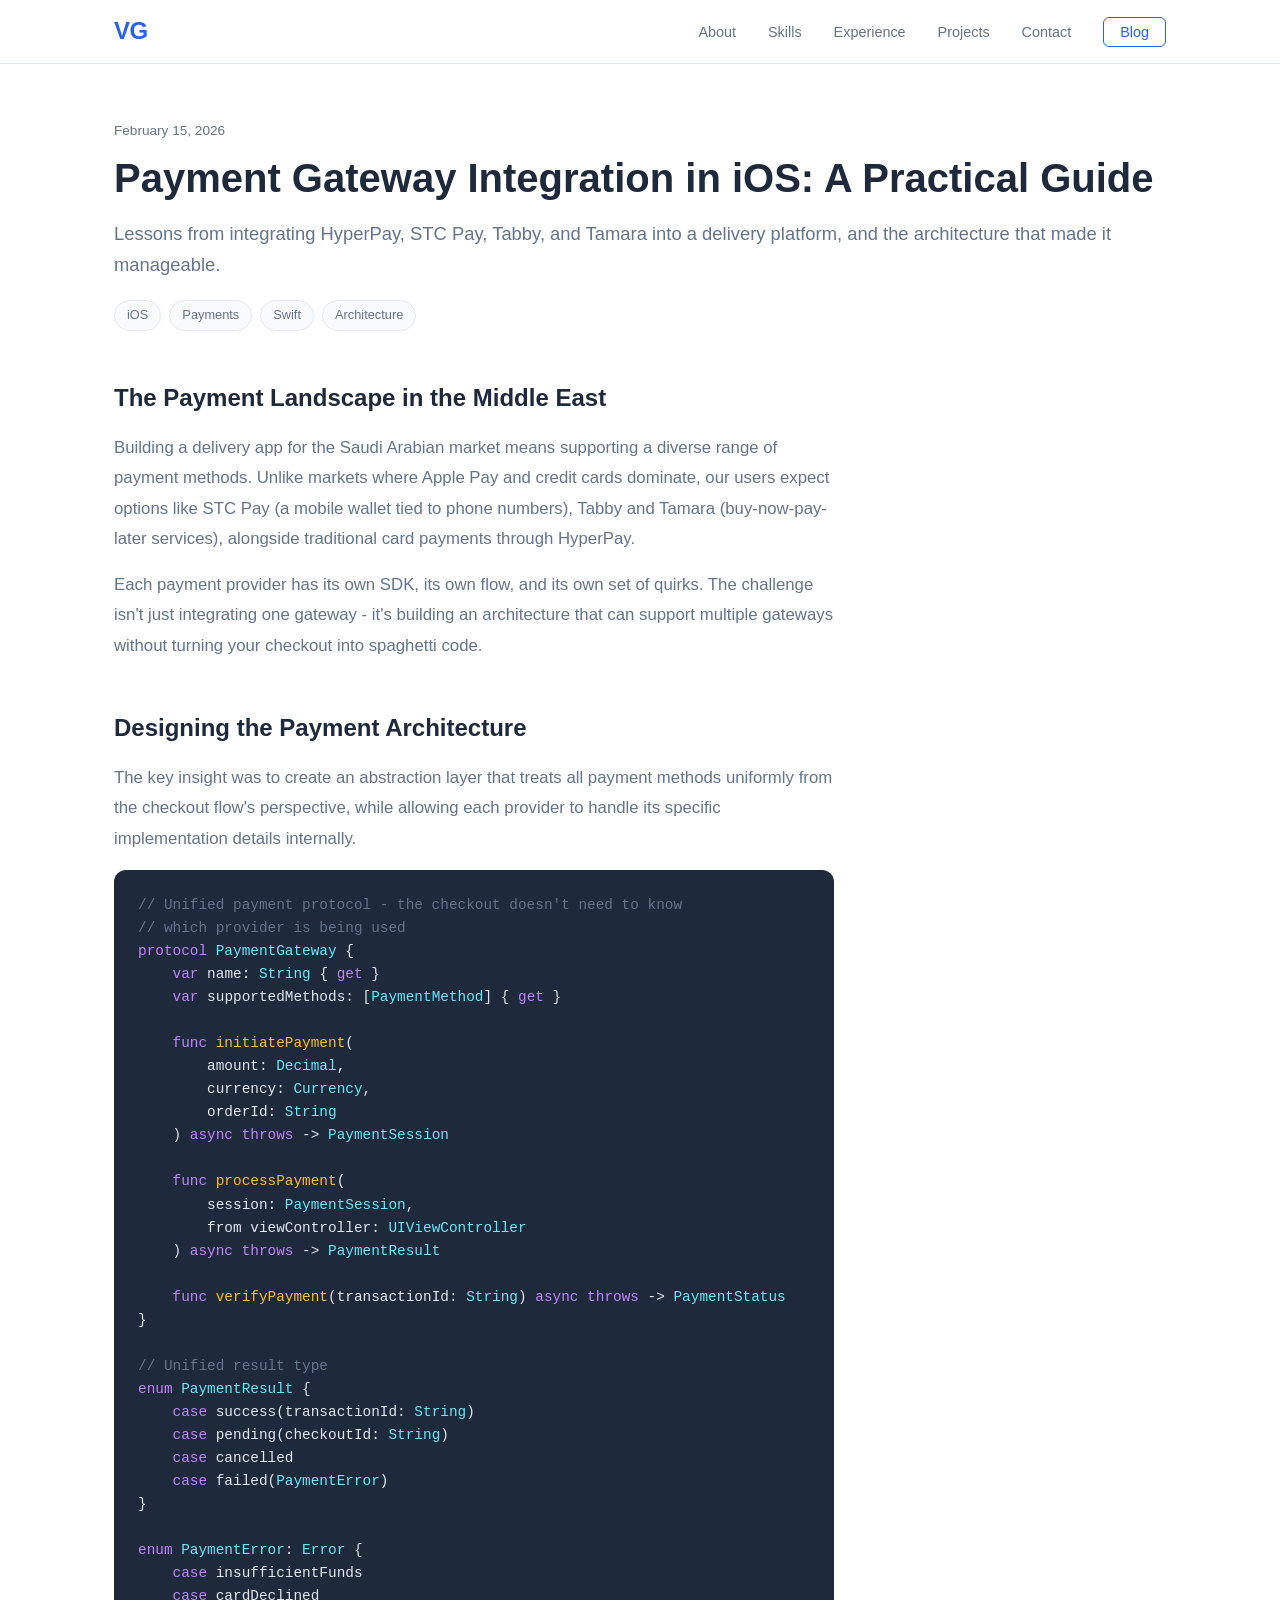
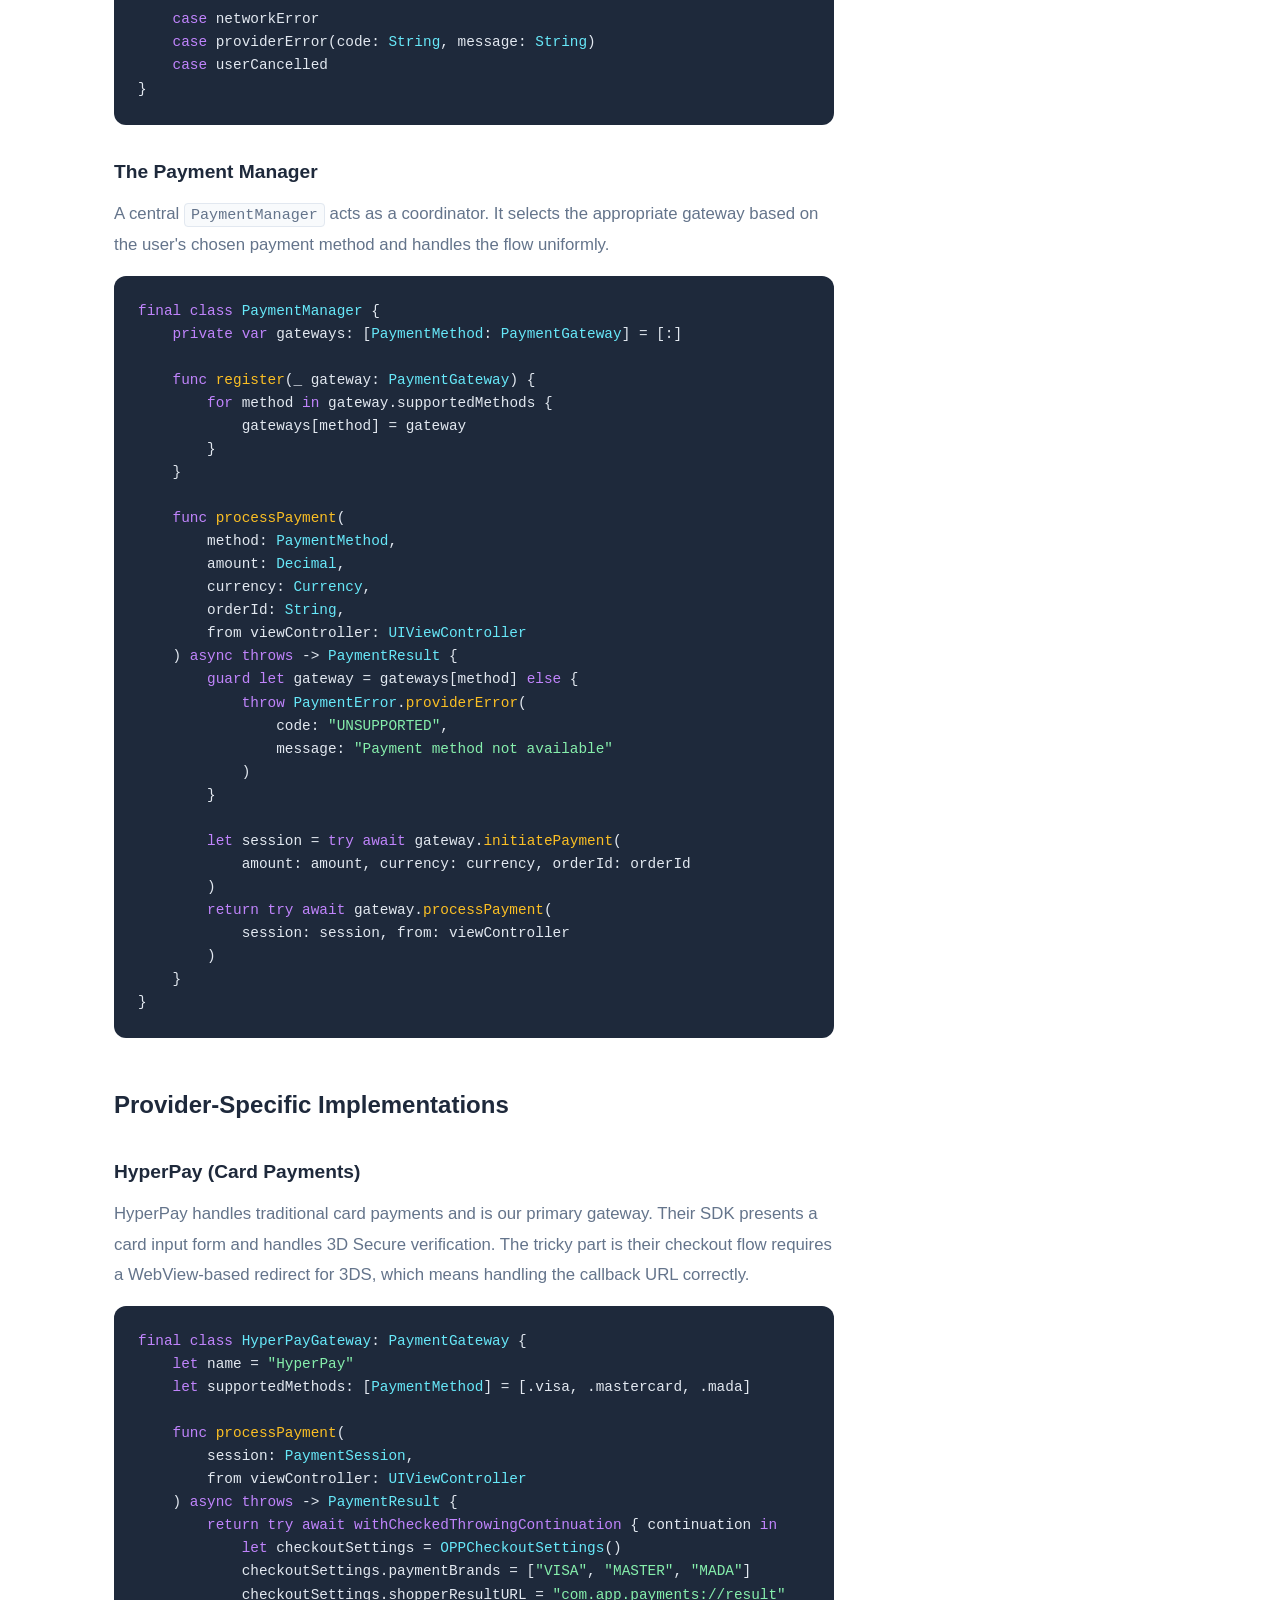
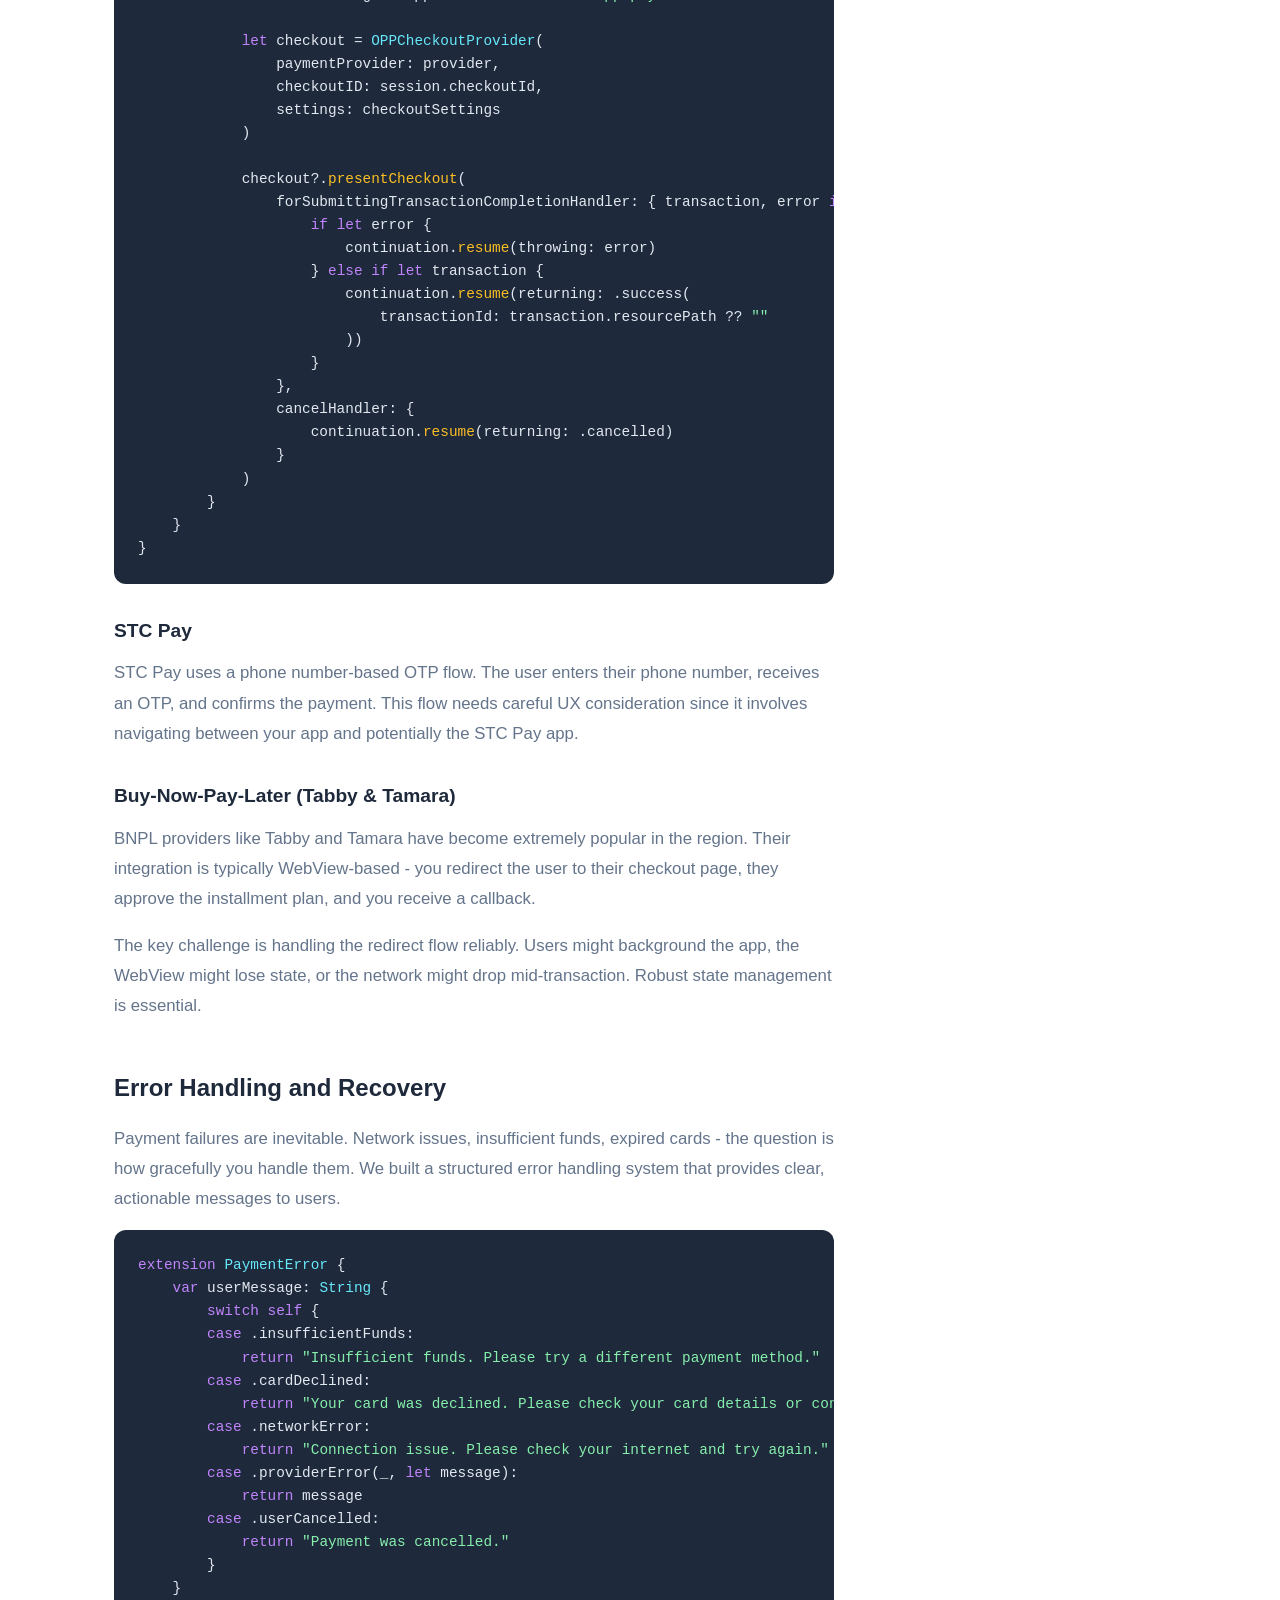
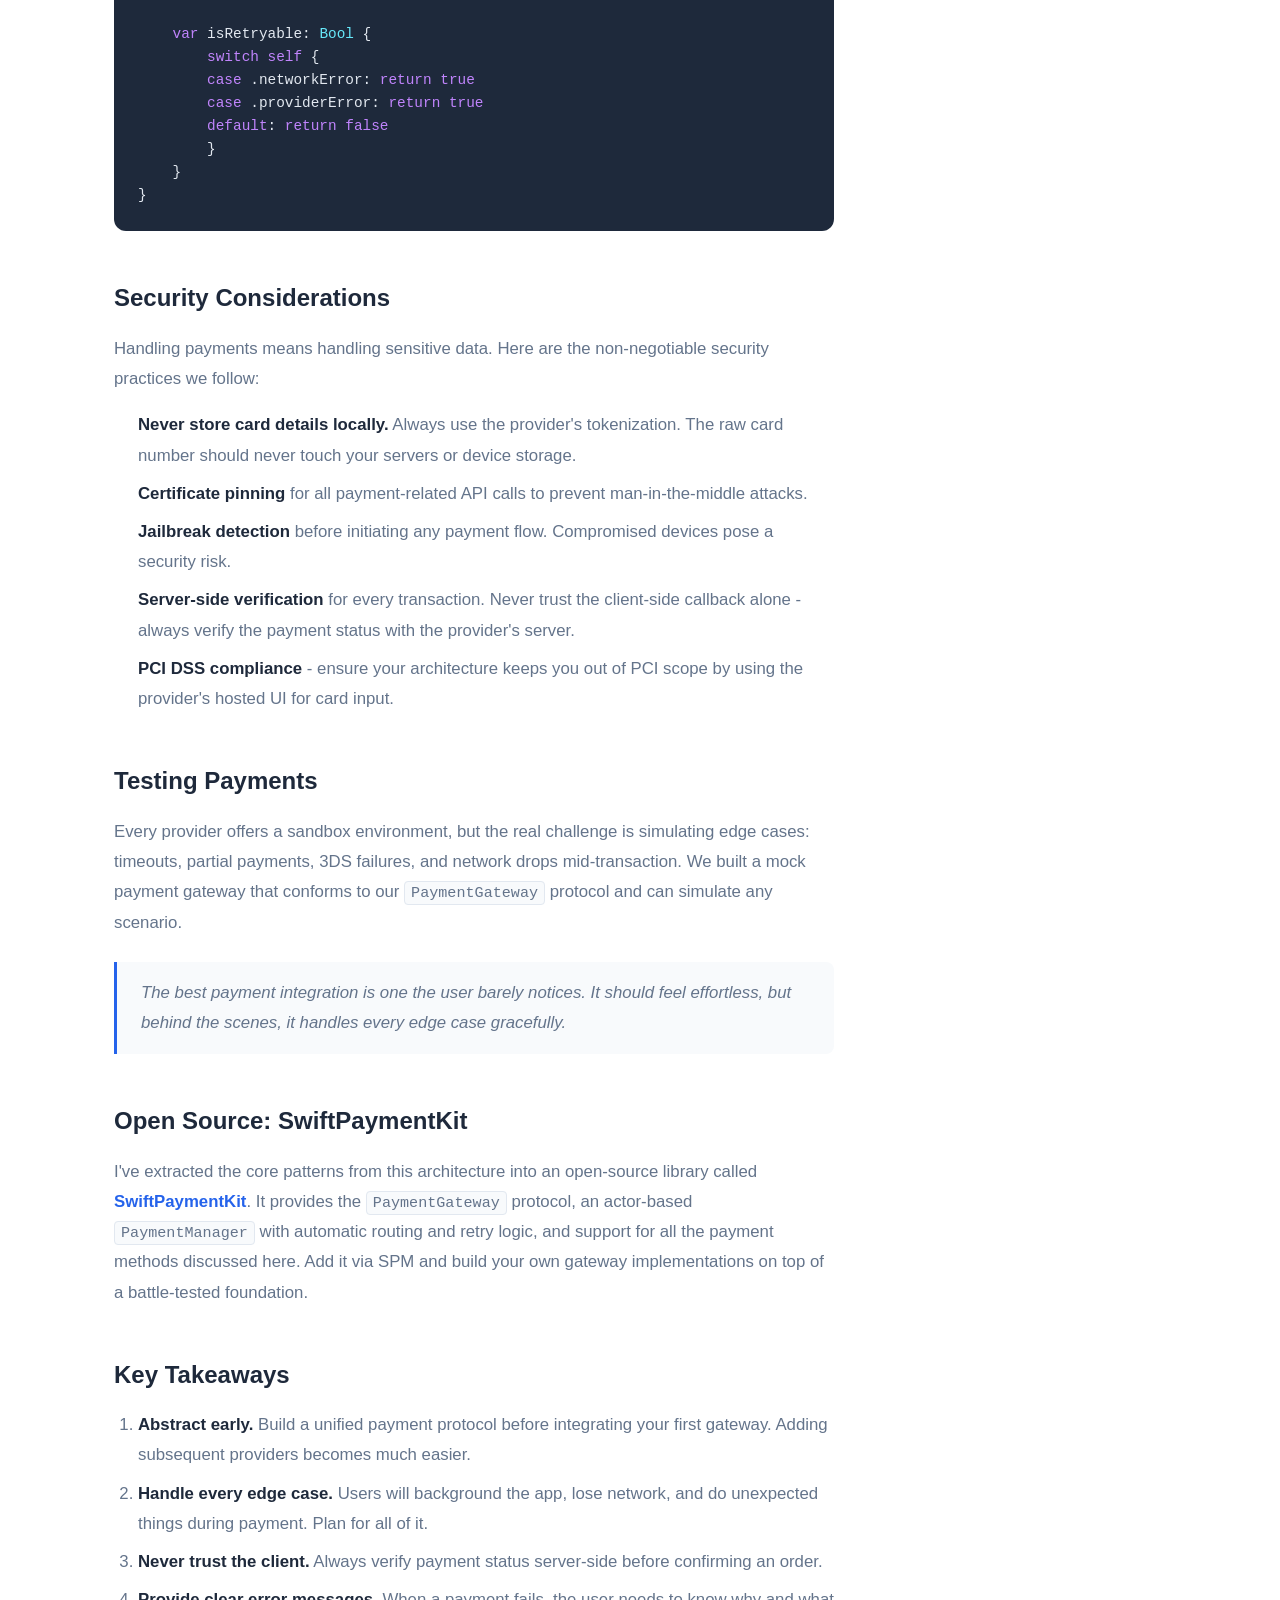
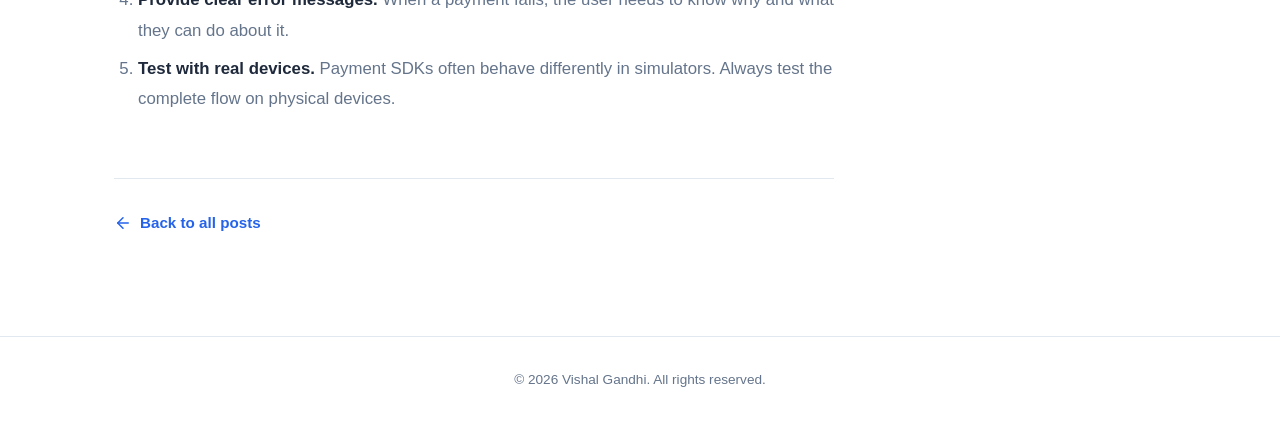
<file: blog/payment-gateway-integration-ios.html>
<!DOCTYPE html>
<html lang="en">
<head>
  <meta charset="UTF-8">
  <meta name="viewport" content="width=device-width, initial-scale=1.0">
  <title>Payment Gateway Integration in iOS: A Practical Guide - Vishal Gandhi</title>
  <meta name="description" content="Lessons learned from integrating multiple payment gateways (HyperPay, STC Pay, Tabby, Tamara) in a large-scale iOS delivery app.">
  <link rel="stylesheet" href="../css/style.css">
  <style>
    .blog-post { padding: 120px 0 96px; }
    .blog-post-header { margin-bottom: 48px; }
    .blog-post-date { font-size: 0.85rem; color: var(--color-text-light); font-weight: 500; margin-bottom: 12px; }
    .blog-post-header h1 { font-size: 2.5rem; font-weight: 800; line-height: 1.2; margin-bottom: 16px; }
    .blog-post-subtitle { font-size: 1.15rem; color: var(--color-text-light); line-height: 1.7; }
    .blog-post-tags { display: flex; flex-wrap: wrap; gap: 8px; margin-top: 20px; }
    .blog-post-body { max-width: 720px; }
    .blog-post-body h2 { font-size: 1.5rem; font-weight: 700; margin: 48px 0 16px; }
    .blog-post-body h3 { font-size: 1.2rem; font-weight: 700; margin: 32px 0 12px; }
    .blog-post-body p { font-size: 1.05rem; color: var(--color-text-light); line-height: 1.8; margin-bottom: 16px; }
    .blog-post-body ul, .blog-post-body ol { padding-left: 24px; margin-bottom: 16px; }
    .blog-post-body li { font-size: 1.05rem; color: var(--color-text-light); line-height: 1.8; margin-bottom: 8px; }
    .blog-post-body code { font-family: 'SF Mono', 'Fira Code', 'Consolas', monospace; font-size: 0.9em; background: var(--color-bg-alt); border: 1px solid var(--color-border); padding: 2px 6px; border-radius: 4px; }
    .blog-post-body pre { background: #1e293b; color: #e2e8f0; border-radius: 12px; padding: 24px; overflow-x: auto; margin-bottom: 24px; line-height: 1.6; }
    .blog-post-body pre code { background: none; border: none; padding: 0; color: inherit; font-size: 0.9rem; }
    .blog-post-body blockquote { border-left: 3px solid var(--color-primary); padding: 16px 24px; margin: 24px 0; background: var(--color-bg-alt); border-radius: 0 8px 8px 0; }
    .blog-post-body blockquote p { margin-bottom: 0; font-style: italic; }
    .blog-post-body strong { color: var(--color-text); font-weight: 600; }
    .blog-post-nav { margin-top: 64px; padding-top: 32px; border-top: 1px solid var(--color-border); }
    .blog-post-nav a { display: inline-flex; align-items: center; gap: 8px; font-size: 0.95rem; font-weight: 600; color: var(--color-primary); transition: gap 0.2s ease; }
    .blog-post-nav a:hover { gap: 12px; }
    .keyword { color: #c084fc; } .type { color: #67e8f9; } .string { color: #86efac; } .comment { color: #64748b; } .func { color: #fbbf24; }
    @media (max-width: 768px) { .blog-post-header h1 { font-size: 1.75rem; } .blog-post { padding: 100px 0 64px; } }
  </style>
</head>
<body>

  <nav class="nav" id="nav">
    <div class="nav-container">
      <a href="../index.html" class="nav-logo">VG</a>
      <button class="nav-toggle" id="nav-toggle" aria-label="Toggle navigation"><span></span><span></span><span></span></button>
      <ul class="nav-links" id="nav-links">
        <li><a href="../index.html#about">About</a></li>
        <li><a href="../index.html#skills">Skills</a></li>
        <li><a href="../index.html#experience">Experience</a></li>
        <li><a href="../index.html#projects">Projects</a></li>
        <li><a href="../index.html#contact">Contact</a></li>
        <li><a href="../blog.html" class="nav-blog-link active">Blog</a></li>
      </ul>
    </div>
  </nav>

  <article class="blog-post">
    <div class="container">
      <header class="blog-post-header">
        <p class="blog-post-date">February 15, 2026</p>
        <h1>Payment Gateway Integration in iOS: A Practical Guide</h1>
        <p class="blog-post-subtitle">Lessons from integrating HyperPay, STC Pay, Tabby, and Tamara into a delivery platform, and the architecture that made it manageable.</p>
        <div class="blog-post-tags">
          <span class="tag">iOS</span>
          <span class="tag">Payments</span>
          <span class="tag">Swift</span>
          <span class="tag">Architecture</span>
        </div>
      </header>

      <div class="blog-post-body">
        <h2>The Payment Landscape in the Middle East</h2>
        <p>Building a delivery app for the Saudi Arabian market means supporting a diverse range of payment methods. Unlike markets where Apple Pay and credit cards dominate, our users expect options like STC Pay (a mobile wallet tied to phone numbers), Tabby and Tamara (buy-now-pay-later services), alongside traditional card payments through HyperPay.</p>

        <p>Each payment provider has its own SDK, its own flow, and its own set of quirks. The challenge isn't just integrating one gateway - it's building an architecture that can support multiple gateways without turning your checkout into spaghetti code.</p>

        <h2>Designing the Payment Architecture</h2>
        <p>The key insight was to create an abstraction layer that treats all payment methods uniformly from the checkout flow's perspective, while allowing each provider to handle its specific implementation details internally.</p>

<pre><code><span class="comment">// Unified payment protocol - the checkout doesn't need to know</span>
<span class="comment">// which provider is being used</span>
<span class="keyword">protocol</span> <span class="type">PaymentGateway</span> {
    <span class="keyword">var</span> name: <span class="type">String</span> { <span class="keyword">get</span> }
    <span class="keyword">var</span> supportedMethods: [<span class="type">PaymentMethod</span>] { <span class="keyword">get</span> }

    <span class="keyword">func</span> <span class="func">initiatePayment</span>(
        amount: <span class="type">Decimal</span>,
        currency: <span class="type">Currency</span>,
        orderId: <span class="type">String</span>
    ) <span class="keyword">async throws</span> -> <span class="type">PaymentSession</span>

    <span class="keyword">func</span> <span class="func">processPayment</span>(
        session: <span class="type">PaymentSession</span>,
        from viewController: <span class="type">UIViewController</span>
    ) <span class="keyword">async throws</span> -> <span class="type">PaymentResult</span>

    <span class="keyword">func</span> <span class="func">verifyPayment</span>(transactionId: <span class="type">String</span>) <span class="keyword">async throws</span> -> <span class="type">PaymentStatus</span>
}

<span class="comment">// Unified result type</span>
<span class="keyword">enum</span> <span class="type">PaymentResult</span> {
    <span class="keyword">case</span> success(transactionId: <span class="type">String</span>)
    <span class="keyword">case</span> pending(checkoutId: <span class="type">String</span>)
    <span class="keyword">case</span> cancelled
    <span class="keyword">case</span> failed(<span class="type">PaymentError</span>)
}

<span class="keyword">enum</span> <span class="type">PaymentError</span>: <span class="type">Error</span> {
    <span class="keyword">case</span> insufficientFunds
    <span class="keyword">case</span> cardDeclined
    <span class="keyword">case</span> networkError
    <span class="keyword">case</span> providerError(code: <span class="type">String</span>, message: <span class="type">String</span>)
    <span class="keyword">case</span> userCancelled
}</code></pre>

        <h3>The Payment Manager</h3>
        <p>A central <code>PaymentManager</code> acts as a coordinator. It selects the appropriate gateway based on the user's chosen payment method and handles the flow uniformly.</p>

<pre><code><span class="keyword">final class</span> <span class="type">PaymentManager</span> {
    <span class="keyword">private var</span> gateways: [<span class="type">PaymentMethod</span>: <span class="type">PaymentGateway</span>] = [:]

    <span class="keyword">func</span> <span class="func">register</span>(_ gateway: <span class="type">PaymentGateway</span>) {
        <span class="keyword">for</span> method <span class="keyword">in</span> gateway.supportedMethods {
            gateways[method] = gateway
        }
    }

    <span class="keyword">func</span> <span class="func">processPayment</span>(
        method: <span class="type">PaymentMethod</span>,
        amount: <span class="type">Decimal</span>,
        currency: <span class="type">Currency</span>,
        orderId: <span class="type">String</span>,
        from viewController: <span class="type">UIViewController</span>
    ) <span class="keyword">async throws</span> -> <span class="type">PaymentResult</span> {
        <span class="keyword">guard let</span> gateway = gateways[method] <span class="keyword">else</span> {
            <span class="keyword">throw</span> <span class="type">PaymentError</span>.<span class="func">providerError</span>(
                code: <span class="string">"UNSUPPORTED"</span>,
                message: <span class="string">"Payment method not available"</span>
            )
        }

        <span class="keyword">let</span> session = <span class="keyword">try await</span> gateway.<span class="func">initiatePayment</span>(
            amount: amount, currency: currency, orderId: orderId
        )
        <span class="keyword">return try await</span> gateway.<span class="func">processPayment</span>(
            session: session, from: viewController
        )
    }
}</code></pre>

        <h2>Provider-Specific Implementations</h2>

        <h3>HyperPay (Card Payments)</h3>
        <p>HyperPay handles traditional card payments and is our primary gateway. Their SDK presents a card input form and handles 3D Secure verification. The tricky part is their checkout flow requires a WebView-based redirect for 3DS, which means handling the callback URL correctly.</p>

<pre><code><span class="keyword">final class</span> <span class="type">HyperPayGateway</span>: <span class="type">PaymentGateway</span> {
    <span class="keyword">let</span> name = <span class="string">"HyperPay"</span>
    <span class="keyword">let</span> supportedMethods: [<span class="type">PaymentMethod</span>] = [.visa, .mastercard, .mada]

    <span class="keyword">func</span> <span class="func">processPayment</span>(
        session: <span class="type">PaymentSession</span>,
        from viewController: <span class="type">UIViewController</span>
    ) <span class="keyword">async throws</span> -> <span class="type">PaymentResult</span> {
        <span class="keyword">return try await withCheckedThrowingContinuation</span> { continuation <span class="keyword">in</span>
            <span class="keyword">let</span> checkoutSettings = <span class="type">OPPCheckoutSettings</span>()
            checkoutSettings.paymentBrands = [<span class="string">"VISA"</span>, <span class="string">"MASTER"</span>, <span class="string">"MADA"</span>]
            checkoutSettings.shopperResultURL = <span class="string">"com.app.payments://result"</span>

            <span class="keyword">let</span> checkout = <span class="type">OPPCheckoutProvider</span>(
                paymentProvider: provider,
                checkoutID: session.checkoutId,
                settings: checkoutSettings
            )

            checkout?.<span class="func">presentCheckout</span>(
                forSubmittingTransactionCompletionHandler: { transaction, error <span class="keyword">in</span>
                    <span class="keyword">if let</span> error {
                        continuation.<span class="func">resume</span>(throwing: error)
                    } <span class="keyword">else if let</span> transaction {
                        continuation.<span class="func">resume</span>(returning: .success(
                            transactionId: transaction.resourcePath ?? <span class="string">""</span>
                        ))
                    }
                },
                cancelHandler: {
                    continuation.<span class="func">resume</span>(returning: .cancelled)
                }
            )
        }
    }
}</code></pre>

        <h3>STC Pay</h3>
        <p>STC Pay uses a phone number-based OTP flow. The user enters their phone number, receives an OTP, and confirms the payment. This flow needs careful UX consideration since it involves navigating between your app and potentially the STC Pay app.</p>

        <h3>Buy-Now-Pay-Later (Tabby & Tamara)</h3>
        <p>BNPL providers like Tabby and Tamara have become extremely popular in the region. Their integration is typically WebView-based - you redirect the user to their checkout page, they approve the installment plan, and you receive a callback.</p>

        <p>The key challenge is handling the redirect flow reliably. Users might background the app, the WebView might lose state, or the network might drop mid-transaction. Robust state management is essential.</p>

        <h2>Error Handling and Recovery</h2>
        <p>Payment failures are inevitable. Network issues, insufficient funds, expired cards - the question is how gracefully you handle them. We built a structured error handling system that provides clear, actionable messages to users.</p>

<pre><code><span class="keyword">extension</span> <span class="type">PaymentError</span> {
    <span class="keyword">var</span> userMessage: <span class="type">String</span> {
        <span class="keyword">switch self</span> {
        <span class="keyword">case</span> .insufficientFunds:
            <span class="keyword">return</span> <span class="string">"Insufficient funds. Please try a different payment method."</span>
        <span class="keyword">case</span> .cardDeclined:
            <span class="keyword">return</span> <span class="string">"Your card was declined. Please check your card details or contact your bank."</span>
        <span class="keyword">case</span> .networkError:
            <span class="keyword">return</span> <span class="string">"Connection issue. Please check your internet and try again."</span>
        <span class="keyword">case</span> .providerError(_, <span class="keyword">let</span> message):
            <span class="keyword">return</span> message
        <span class="keyword">case</span> .userCancelled:
            <span class="keyword">return</span> <span class="string">"Payment was cancelled."</span>
        }
    }

    <span class="keyword">var</span> isRetryable: <span class="type">Bool</span> {
        <span class="keyword">switch self</span> {
        <span class="keyword">case</span> .networkError: <span class="keyword">return true</span>
        <span class="keyword">case</span> .providerError: <span class="keyword">return true</span>
        <span class="keyword">default</span>: <span class="keyword">return false</span>
        }
    }
}</code></pre>

        <h2>Security Considerations</h2>
        <p>Handling payments means handling sensitive data. Here are the non-negotiable security practices we follow:</p>
        <ul>
          <li><strong>Never store card details locally.</strong> Always use the provider's tokenization. The raw card number should never touch your servers or device storage.</li>
          <li><strong>Certificate pinning</strong> for all payment-related API calls to prevent man-in-the-middle attacks.</li>
          <li><strong>Jailbreak detection</strong> before initiating any payment flow. Compromised devices pose a security risk.</li>
          <li><strong>Server-side verification</strong> for every transaction. Never trust the client-side callback alone - always verify the payment status with the provider's server.</li>
          <li><strong>PCI DSS compliance</strong> - ensure your architecture keeps you out of PCI scope by using the provider's hosted UI for card input.</li>
        </ul>

        <h2>Testing Payments</h2>
        <p>Every provider offers a sandbox environment, but the real challenge is simulating edge cases: timeouts, partial payments, 3DS failures, and network drops mid-transaction. We built a mock payment gateway that conforms to our <code>PaymentGateway</code> protocol and can simulate any scenario.</p>

        <blockquote>
          <p>The best payment integration is one the user barely notices. It should feel effortless, but behind the scenes, it handles every edge case gracefully.</p>
        </blockquote>

        <h2>Open Source: SwiftPaymentKit</h2>
        <p>I've extracted the core patterns from this architecture into an open-source library called <a href="https://github.com/vishalgandhi90/SwiftPaymentKit" target="_blank" rel="noopener" style="color: var(--color-primary); font-weight: 600;">SwiftPaymentKit</a>. It provides the <code>PaymentGateway</code> protocol, an actor-based <code>PaymentManager</code> with automatic routing and retry logic, and support for all the payment methods discussed here. Add it via SPM and build your own gateway implementations on top of a battle-tested foundation.</p>

        <h2>Key Takeaways</h2>
        <ol>
          <li><strong>Abstract early.</strong> Build a unified payment protocol before integrating your first gateway. Adding subsequent providers becomes much easier.</li>
          <li><strong>Handle every edge case.</strong> Users will background the app, lose network, and do unexpected things during payment. Plan for all of it.</li>
          <li><strong>Never trust the client.</strong> Always verify payment status server-side before confirming an order.</li>
          <li><strong>Provide clear error messages.</strong> When a payment fails, the user needs to know why and what they can do about it.</li>
          <li><strong>Test with real devices.</strong> Payment SDKs often behave differently in simulators. Always test the complete flow on physical devices.</li>
        </ol>

        <div class="blog-post-nav">
          <a href="../blog.html">
            <svg width="18" height="18" viewBox="0 0 24 24" fill="none" stroke="currentColor" stroke-width="2" stroke-linecap="round" stroke-linejoin="round"><line x1="19" y1="12" x2="5" y2="12"></line><polyline points="12 19 5 12 12 5"></polyline></svg>
            Back to all posts
          </a>
        </div>
      </div>
    </div>
  </article>

  <footer class="footer">
    <div class="container">
      <p>&copy; 2026 Vishal Gandhi. All rights reserved.</p>
    </div>
  </footer>

  <script>
    const nav = document.getElementById('nav');
    window.addEventListener('scroll', () => { nav.classList.toggle('scrolled', window.scrollY > 10); });
    const navToggle = document.getElementById('nav-toggle');
    const navLinks = document.getElementById('nav-links');
    navToggle.addEventListener('click', () => {
      navLinks.classList.toggle('open');
      const spans = navToggle.querySelectorAll('span');
      if (navLinks.classList.contains('open')) { spans[0].style.transform = 'rotate(45deg) translate(5px, 5px)'; spans[1].style.opacity = '0'; spans[2].style.transform = 'rotate(-45deg) translate(5px, -5px)'; }
      else { spans[0].style.transform = ''; spans[1].style.opacity = ''; spans[2].style.transform = ''; }
    });
    navLinks.querySelectorAll('a').forEach(link => { link.addEventListener('click', () => { navLinks.classList.remove('open'); const spans = navToggle.querySelectorAll('span'); spans[0].style.transform = ''; spans[1].style.opacity = ''; spans[2].style.transform = ''; }); });
  </script>
</body>
</html>
</file>
<file: css/style.css>
/* ========================================
   Reset & Base
   ======================================== */
*,
*::before,
*::after {
  margin: 0;
  padding: 0;
  box-sizing: border-box;
}

:root {
  --color-primary: #2563eb;
  --color-primary-dark: #1d4ed8;
  --color-text: #1e293b;
  --color-text-light: #64748b;
  --color-bg: #ffffff;
  --color-bg-alt: #f8fafc;
  --color-border: #e2e8f0;
  --color-card: #ffffff;
  --font-family: -apple-system, BlinkMacSystemFont, 'Segoe UI', Roboto, 'Helvetica Neue', Arial, sans-serif;
  --max-width: 1100px;
  --nav-height: 64px;
}

html {
  scroll-behavior: smooth;
  scroll-padding-top: var(--nav-height);
}

body {
  font-family: var(--font-family);
  color: var(--color-text);
  background: var(--color-bg);
  line-height: 1.6;
  -webkit-font-smoothing: antialiased;
}

a {
  color: inherit;
  text-decoration: none;
}

ul {
  list-style: none;
}

img {
  max-width: 100%;
  display: block;
}

/* ========================================
   Layout
   ======================================== */
.container {
  max-width: var(--max-width);
  margin: 0 auto;
  padding: 0 24px;
}

.section {
  padding: 96px 0;
}

.section-alt {
  background: var(--color-bg-alt);
}

.section-title {
  font-size: 2rem;
  font-weight: 700;
  margin-bottom: 48px;
  position: relative;
  display: inline-block;
}

.section-title::after {
  content: '';
  position: absolute;
  bottom: -8px;
  left: 0;
  width: 48px;
  height: 3px;
  background: var(--color-primary);
  border-radius: 2px;
}

/* ========================================
   Navigation
   ======================================== */
.nav {
  position: fixed;
  top: 0;
  left: 0;
  right: 0;
  height: var(--nav-height);
  background: rgba(255, 255, 255, 0.95);
  backdrop-filter: blur(8px);
  border-bottom: 1px solid var(--color-border);
  z-index: 1000;
  transition: box-shadow 0.3s ease;
}

.nav.scrolled {
  box-shadow: 0 1px 8px rgba(0, 0, 0, 0.08);
}

.nav-container {
  max-width: var(--max-width);
  margin: 0 auto;
  padding: 0 24px;
  height: 100%;
  display: flex;
  align-items: center;
  justify-content: space-between;
}

.nav-logo {
  font-size: 1.5rem;
  font-weight: 800;
  color: var(--color-primary);
  letter-spacing: -0.02em;
}

.nav-links {
  display: flex;
  align-items: center;
  gap: 32px;
}

.nav-links a {
  font-size: 0.9rem;
  font-weight: 500;
  color: var(--color-text-light);
  transition: color 0.2s ease;
}

.nav-links a:hover,
.nav-links a.active {
  color: var(--color-primary);
}

.nav-blog-link {
  padding: 6px 16px;
  border: 1.5px solid var(--color-primary);
  border-radius: 6px;
  color: var(--color-primary) !important;
  transition: all 0.2s ease !important;
}

.nav-blog-link:hover {
  background: var(--color-primary);
  color: white !important;
}

.nav-toggle {
  display: none;
  flex-direction: column;
  gap: 5px;
  background: none;
  border: none;
  cursor: pointer;
  padding: 4px;
}

.nav-toggle span {
  display: block;
  width: 24px;
  height: 2px;
  background: var(--color-text);
  border-radius: 2px;
  transition: all 0.3s ease;
}

/* ========================================
   Hero
   ======================================== */
.hero {
  min-height: 100vh;
  display: flex;
  align-items: center;
  padding-top: var(--nav-height);
}

.hero-inner {
  display: flex;
  align-items: center;
  justify-content: space-between;
  gap: 48px;
}

.hero-content {
  max-width: 640px;
}

.hero-image {
  flex-shrink: 0;
}

.hero-image img {
  width: 280px;
  height: 280px;
  border-radius: 50%;
  object-fit: cover;
  object-position: center top;
  border: 4px solid var(--color-border);
  box-shadow: 0 8px 24px rgba(0, 0, 0, 0.1);
}

.hero-greeting {
  font-size: 1.1rem;
  color: var(--color-primary);
  font-weight: 500;
  margin-bottom: 8px;
}

.hero-name {
  font-size: 3.5rem;
  font-weight: 800;
  line-height: 1.1;
  letter-spacing: -0.03em;
  margin-bottom: 8px;
}

.hero-title {
  font-size: 1.5rem;
  font-weight: 600;
  color: var(--color-text-light);
  margin-bottom: 20px;
}

.hero-tagline {
  font-size: 1.1rem;
  color: var(--color-text-light);
  line-height: 1.7;
  margin-bottom: 32px;
}

.hero-links {
  display: flex;
  gap: 16px;
  margin-bottom: 40px;
}

.hero-social {
  display: flex;
  gap: 20px;
}

.hero-social a {
  color: var(--color-text-light);
  transition: color 0.2s ease, transform 0.2s ease;
}

.hero-social a:hover {
  color: var(--color-primary);
  transform: translateY(-2px);
}

/* ========================================
   Buttons
   ======================================== */
.btn {
  display: inline-flex;
  align-items: center;
  padding: 12px 28px;
  font-size: 0.95rem;
  font-weight: 600;
  border-radius: 8px;
  transition: all 0.2s ease;
  cursor: pointer;
  border: none;
}

.btn-primary {
  background: var(--color-primary);
  color: white;
}

.btn-primary:hover {
  background: var(--color-primary-dark);
  transform: translateY(-1px);
  box-shadow: 0 4px 12px rgba(37, 99, 235, 0.3);
}

.btn-outline {
  border: 1.5px solid var(--color-border);
  color: var(--color-text);
  background: transparent;
}

.btn-outline:hover {
  border-color: var(--color-primary);
  color: var(--color-primary);
}

/* ========================================
   About
   ======================================== */
.about-content {
  max-width: 720px;
}

.about-content p {
  font-size: 1.05rem;
  color: var(--color-text-light);
  line-height: 1.8;
  margin-bottom: 16px;
}

.about-content p:last-child {
  margin-bottom: 0;
}

/* ========================================
   Skills
   ======================================== */
.skills-grid {
  display: grid;
  grid-template-columns: repeat(auto-fill, minmax(320px, 1fr));
  gap: 24px;
}

.skill-card {
  background: var(--color-card);
  border: 1px solid var(--color-border);
  border-radius: 12px;
  padding: 28px;
  transition: box-shadow 0.2s ease;
}

.skill-card:hover {
  box-shadow: 0 4px 16px rgba(0, 0, 0, 0.06);
}

.skill-card h3 {
  font-size: 1.1rem;
  font-weight: 700;
  margin-bottom: 16px;
}

.skill-tags {
  display: flex;
  flex-wrap: wrap;
  gap: 8px;
}

.tag {
  display: inline-block;
  padding: 4px 12px;
  font-size: 0.8rem;
  font-weight: 500;
  background: var(--color-bg-alt);
  color: var(--color-text-light);
  border-radius: 20px;
  border: 1px solid var(--color-border);
}

/* ========================================
   Experience Timeline
   ======================================== */
.timeline {
  position: relative;
  padding-left: 32px;
}

.timeline::before {
  content: '';
  position: absolute;
  left: 7px;
  top: 8px;
  bottom: 8px;
  width: 2px;
  background: var(--color-border);
}

.timeline-item {
  position: relative;
  margin-bottom: 48px;
}

.timeline-item:last-child {
  margin-bottom: 0;
}

.timeline-marker {
  position: absolute;
  left: -32px;
  top: 8px;
  width: 16px;
  height: 16px;
  border-radius: 50%;
  background: var(--color-bg);
  border: 3px solid var(--color-primary);
  z-index: 1;
}

.timeline-item:first-child .timeline-marker {
  background: var(--color-primary);
}

.timeline-header {
  margin-bottom: 16px;
}

.timeline-header h3 {
  font-size: 1.25rem;
  font-weight: 700;
  margin-bottom: 4px;
}

.timeline-company {
  display: block;
  font-size: 1rem;
  color: var(--color-primary);
  font-weight: 500;
  margin-bottom: 4px;
}

.timeline-date {
  display: block;
  font-size: 0.85rem;
  color: var(--color-text-light);
  font-weight: 500;
}

.timeline-details {
  list-style: disc;
  padding-left: 20px;
}

.timeline-details li {
  font-size: 0.95rem;
  color: var(--color-text-light);
  line-height: 1.7;
  margin-bottom: 8px;
}

.timeline-details li:last-child {
  margin-bottom: 0;
}

/* ========================================
   Projects
   ======================================== */
.projects-grid {
  display: grid;
  grid-template-columns: repeat(auto-fill, minmax(280px, 1fr));
  gap: 24px;
}

.project-card {
  background: var(--color-card);
  border: 1px solid var(--color-border);
  border-radius: 12px;
  padding: 32px;
  transition: all 0.2s ease;
}

.project-card:hover {
  transform: translateY(-4px);
  box-shadow: 0 8px 24px rgba(0, 0, 0, 0.08);
}

.project-icon {
  color: var(--color-primary);
  margin-bottom: 20px;
}

.project-card h3 {
  font-size: 1.25rem;
  font-weight: 700;
  margin-bottom: 4px;
}

.project-subtitle {
  font-size: 0.9rem;
  color: var(--color-primary);
  font-weight: 500;
  margin-bottom: 12px;
}

.project-description {
  font-size: 0.9rem;
  color: var(--color-text-light);
  line-height: 1.7;
  margin-bottom: 16px;
}

.project-stats {
  display: flex;
  flex-wrap: wrap;
  gap: 12px;
  margin-bottom: 16px;
}

.project-stats span {
  font-size: 0.8rem;
  font-weight: 600;
  color: var(--color-primary);
  background: rgba(37, 99, 235, 0.08);
  padding: 4px 12px;
  border-radius: 20px;
}

.project-tags {
  display: flex;
  flex-wrap: wrap;
  gap: 6px;
}

.project-tags .tag {
  font-size: 0.75rem;
  padding: 3px 10px;
}

.project-link {
  display: inline-flex;
  align-items: center;
  gap: 6px;
  margin-top: 16px;
  font-size: 0.85rem;
  font-weight: 600;
  color: var(--color-primary);
  transition: gap 0.2s ease;
}

.project-link:hover {
  gap: 10px;
}

.project-badge {
  display: inline-block;
  font-size: 0.7rem;
  font-weight: 600;
  text-transform: uppercase;
  letter-spacing: 0.5px;
  color: #059669;
  background: rgba(5, 150, 105, 0.1);
  padding: 3px 10px;
  border-radius: 20px;
  margin-bottom: 12px;
}

.project-card-oss {
  border-color: rgba(5, 150, 105, 0.2);
}

.section-subtitle {
  color: var(--color-text-light);
  font-size: 1rem;
  margin-top: -36px;
  margin-bottom: 40px;
}

/* ========================================
   Impact Stats Bar
   ======================================== */
.stats-bar {
  padding: 48px 0;
  background: var(--color-text);
  color: #ffffff;
}

.stats-grid {
  display: grid;
  grid-template-columns: repeat(4, 1fr);
  gap: 32px;
  text-align: center;
}

.stat-number {
  display: block;
  font-size: 2.5rem;
  font-weight: 800;
  letter-spacing: -0.02em;
  line-height: 1;
  margin-bottom: 8px;
}

.stat-label {
  display: block;
  font-size: 0.85rem;
  font-weight: 500;
  opacity: 0.7;
  text-transform: uppercase;
  letter-spacing: 0.5px;
}

/* ========================================
   Technical Writing
   ======================================== */
.writing-grid {
  display: grid;
  grid-template-columns: repeat(auto-fill, minmax(260px, 1fr));
  gap: 20px;
}

.writing-card {
  display: block;
  padding: 24px;
  background: var(--color-card);
  border: 1px solid var(--color-border);
  border-radius: 12px;
  transition: all 0.2s ease;
}

.writing-card:hover {
  transform: translateY(-4px);
  box-shadow: 0 8px 24px rgba(0, 0, 0, 0.08);
  border-color: var(--color-primary);
}

.writing-date {
  font-size: 0.75rem;
  color: var(--color-text-light);
  font-weight: 500;
  text-transform: uppercase;
  letter-spacing: 0.5px;
}

.writing-card h3 {
  font-size: 1.05rem;
  font-weight: 700;
  margin: 8px 0;
  line-height: 1.4;
  color: var(--color-text);
}

.writing-card p {
  font-size: 0.85rem;
  color: var(--color-text-light);
  line-height: 1.6;
  margin-bottom: 12px;
}

.writing-tags {
  display: flex;
  flex-wrap: wrap;
  gap: 6px;
}

.writing-tags .tag {
  font-size: 0.7rem;
  padding: 2px 8px;
}

/* ========================================
   Testimonials
   ======================================== */
.testimonials-grid {
  display: grid;
  grid-template-columns: repeat(auto-fill, minmax(300px, 1fr));
  gap: 24px;
}

.testimonial-card {
  background: var(--color-card);
  border: 1px solid var(--color-border);
  border-left: 3px solid var(--color-primary);
  border-radius: 0 12px 12px 0;
  padding: 28px;
  position: relative;
}

.testimonial-quote {
  color: var(--color-primary);
  margin-bottom: 12px;
}

.testimonial-text {
  font-size: 0.95rem;
  color: var(--color-text-light);
  line-height: 1.7;
  font-style: italic;
  margin-bottom: 20px;
}

.testimonial-name {
  font-size: 0.9rem;
  font-weight: 600;
  color: var(--color-text);
}

.testimonial-role {
  font-size: 0.8rem;
  color: var(--color-text-light);
}

/* ========================================
   Education
   ======================================== */
.education-card {
  background: var(--color-card);
  border: 1px solid var(--color-border);
  border-radius: 12px;
  padding: 32px;
  max-width: 480px;
}

.education-card h3 {
  font-size: 1.25rem;
  font-weight: 700;
  margin-bottom: 8px;
}

.education-school {
  font-size: 1rem;
  color: var(--color-primary);
  font-weight: 500;
  margin-bottom: 4px;
}

.education-location {
  font-size: 0.9rem;
  color: var(--color-text-light);
  margin-bottom: 4px;
}

.education-date {
  font-size: 0.85rem;
  color: var(--color-text-light);
  font-weight: 500;
}

/* ========================================
   Contact
   ======================================== */
.contact-intro {
  font-size: 1.05rem;
  color: var(--color-text-light);
  max-width: 560px;
  margin-bottom: 40px;
}

.contact-grid {
  display: grid;
  grid-template-columns: repeat(auto-fill, minmax(240px, 1fr));
  gap: 16px;
}

.contact-card {
  display: flex;
  align-items: center;
  gap: 16px;
  padding: 20px 24px;
  background: var(--color-card);
  border: 1px solid var(--color-border);
  border-radius: 12px;
  color: var(--color-text);
  transition: all 0.2s ease;
}

.contact-card:hover {
  border-color: var(--color-primary);
  box-shadow: 0 4px 12px rgba(0, 0, 0, 0.06);
}

.contact-card svg {
  color: var(--color-primary);
  flex-shrink: 0;
}

.contact-card span {
  font-size: 0.9rem;
  font-weight: 500;
}

/* ========================================
   Footer
   ======================================== */
.footer {
  padding: 32px 0;
  border-top: 1px solid var(--color-border);
  text-align: center;
}

.footer p {
  font-size: 0.85rem;
  color: var(--color-text-light);
}

/* ========================================
   Responsive
   ======================================== */
@media (max-width: 768px) {
  .hero-inner {
    flex-direction: column-reverse;
    text-align: center;
    gap: 32px;
  }

  .hero-image img {
    width: 200px;
    height: 200px;
  }

  .hero-social {
    justify-content: center;
  }

  .hero-name {
    font-size: 2.5rem;
  }

  .hero-title {
    font-size: 1.25rem;
  }

  .section {
    padding: 64px 0;
  }

  .section-title {
    font-size: 1.75rem;
  }

  .nav-toggle {
    display: flex;
  }

  .nav-links {
    position: fixed;
    top: var(--nav-height);
    left: 0;
    right: 0;
    background: var(--color-bg);
    flex-direction: column;
    padding: 24px;
    gap: 20px;
    border-bottom: 1px solid var(--color-border);
    transform: translateY(-100%);
    opacity: 0;
    pointer-events: none;
    transition: all 0.3s ease;
  }

  .nav-links.open {
    transform: translateY(0);
    opacity: 1;
    pointer-events: all;
  }

  .hero-links {
    flex-direction: column;
    gap: 12px;
  }

  .btn {
    text-align: center;
    justify-content: center;
  }

  .skills-grid {
    grid-template-columns: 1fr;
  }

  .projects-grid {
    grid-template-columns: 1fr;
  }

  .contact-grid {
    grid-template-columns: 1fr;
  }

  .stats-grid {
    grid-template-columns: repeat(2, 1fr);
    gap: 24px;
  }

  .stat-number {
    font-size: 2rem;
  }

  .writing-grid {
    grid-template-columns: 1fr;
  }

  .testimonials-grid {
    grid-template-columns: 1fr;
  }
}

@media (max-width: 480px) {
  .hero-name {
    font-size: 2rem;
  }

  .container {
    padding: 0 16px;
  }
}

/* ========================================
   Animations
   ======================================== */
@media (prefers-reduced-motion: no-preference) {
  .fade-in {
    opacity: 0;
    transform: translateY(20px);
    transition: opacity 0.6s ease, transform 0.6s ease;
  }

  .fade-in.visible {
    opacity: 1;
    transform: translateY(0);
  }
}
</file>
